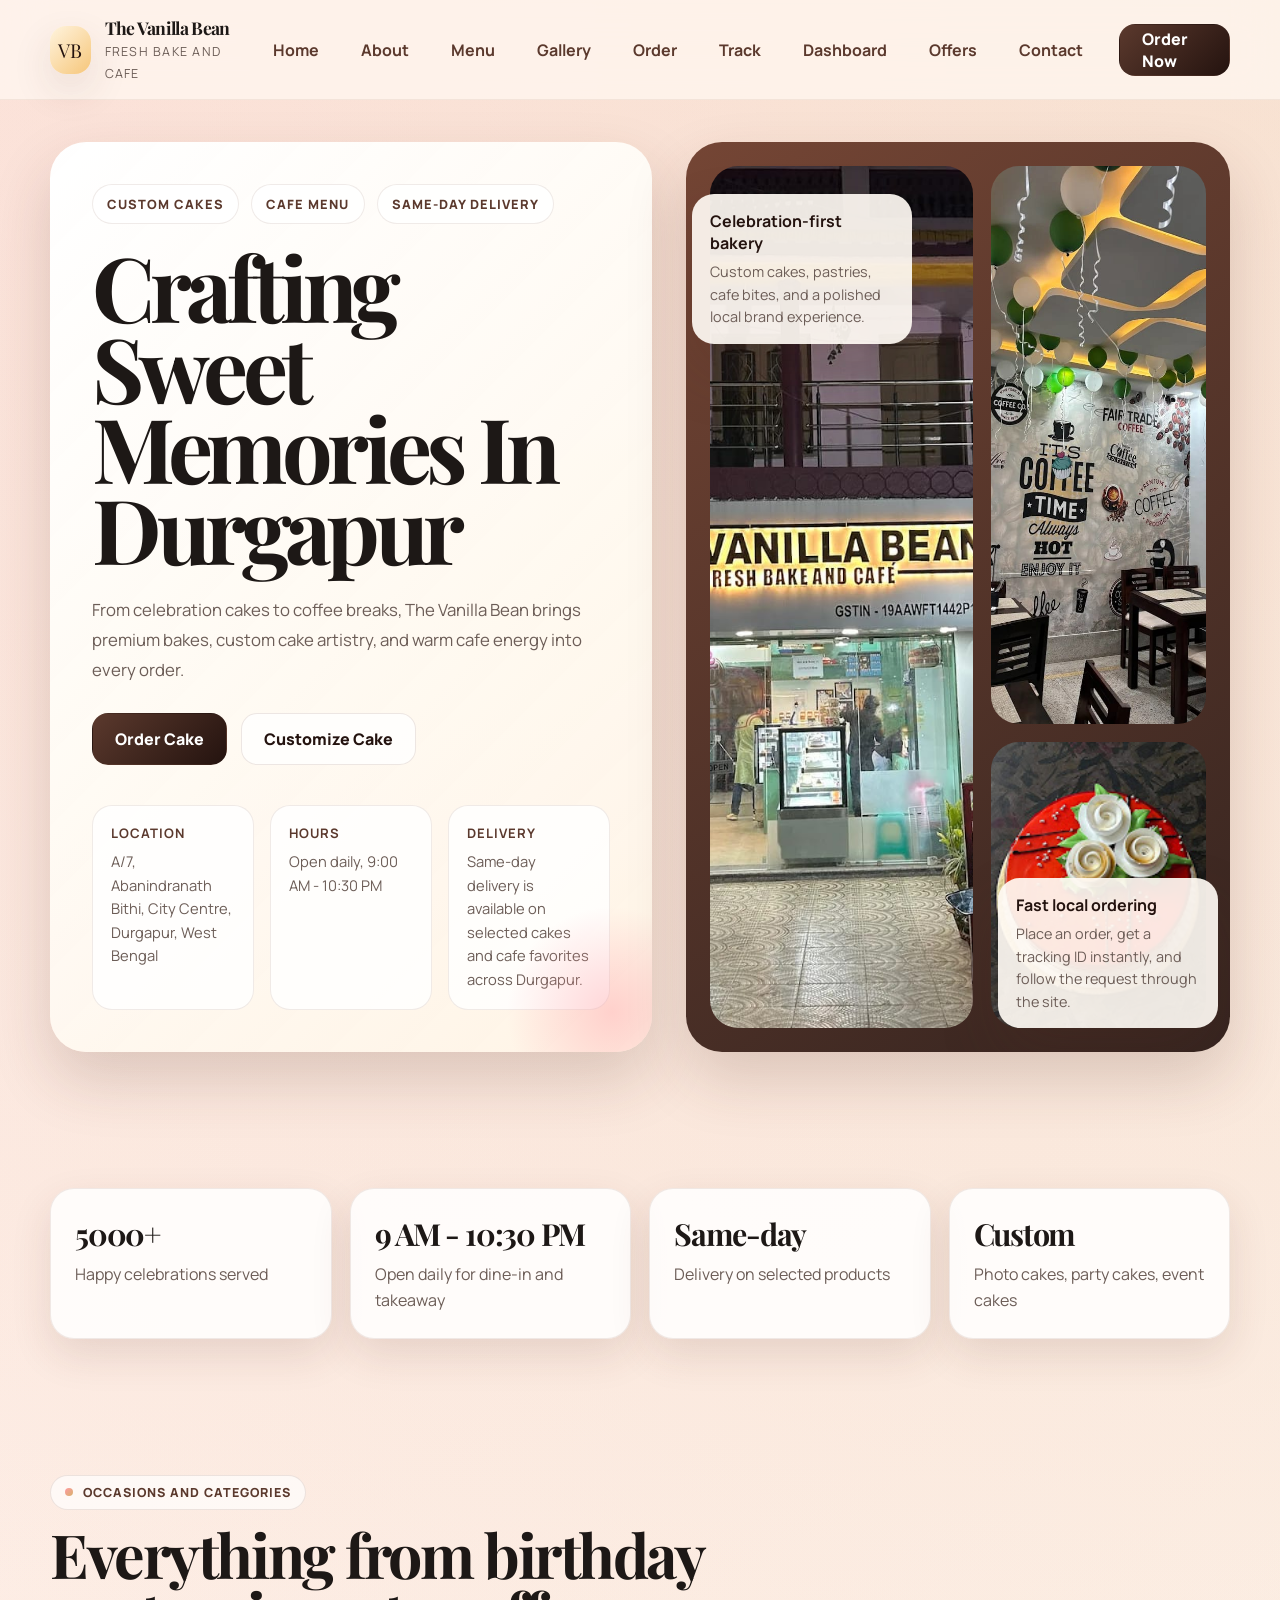
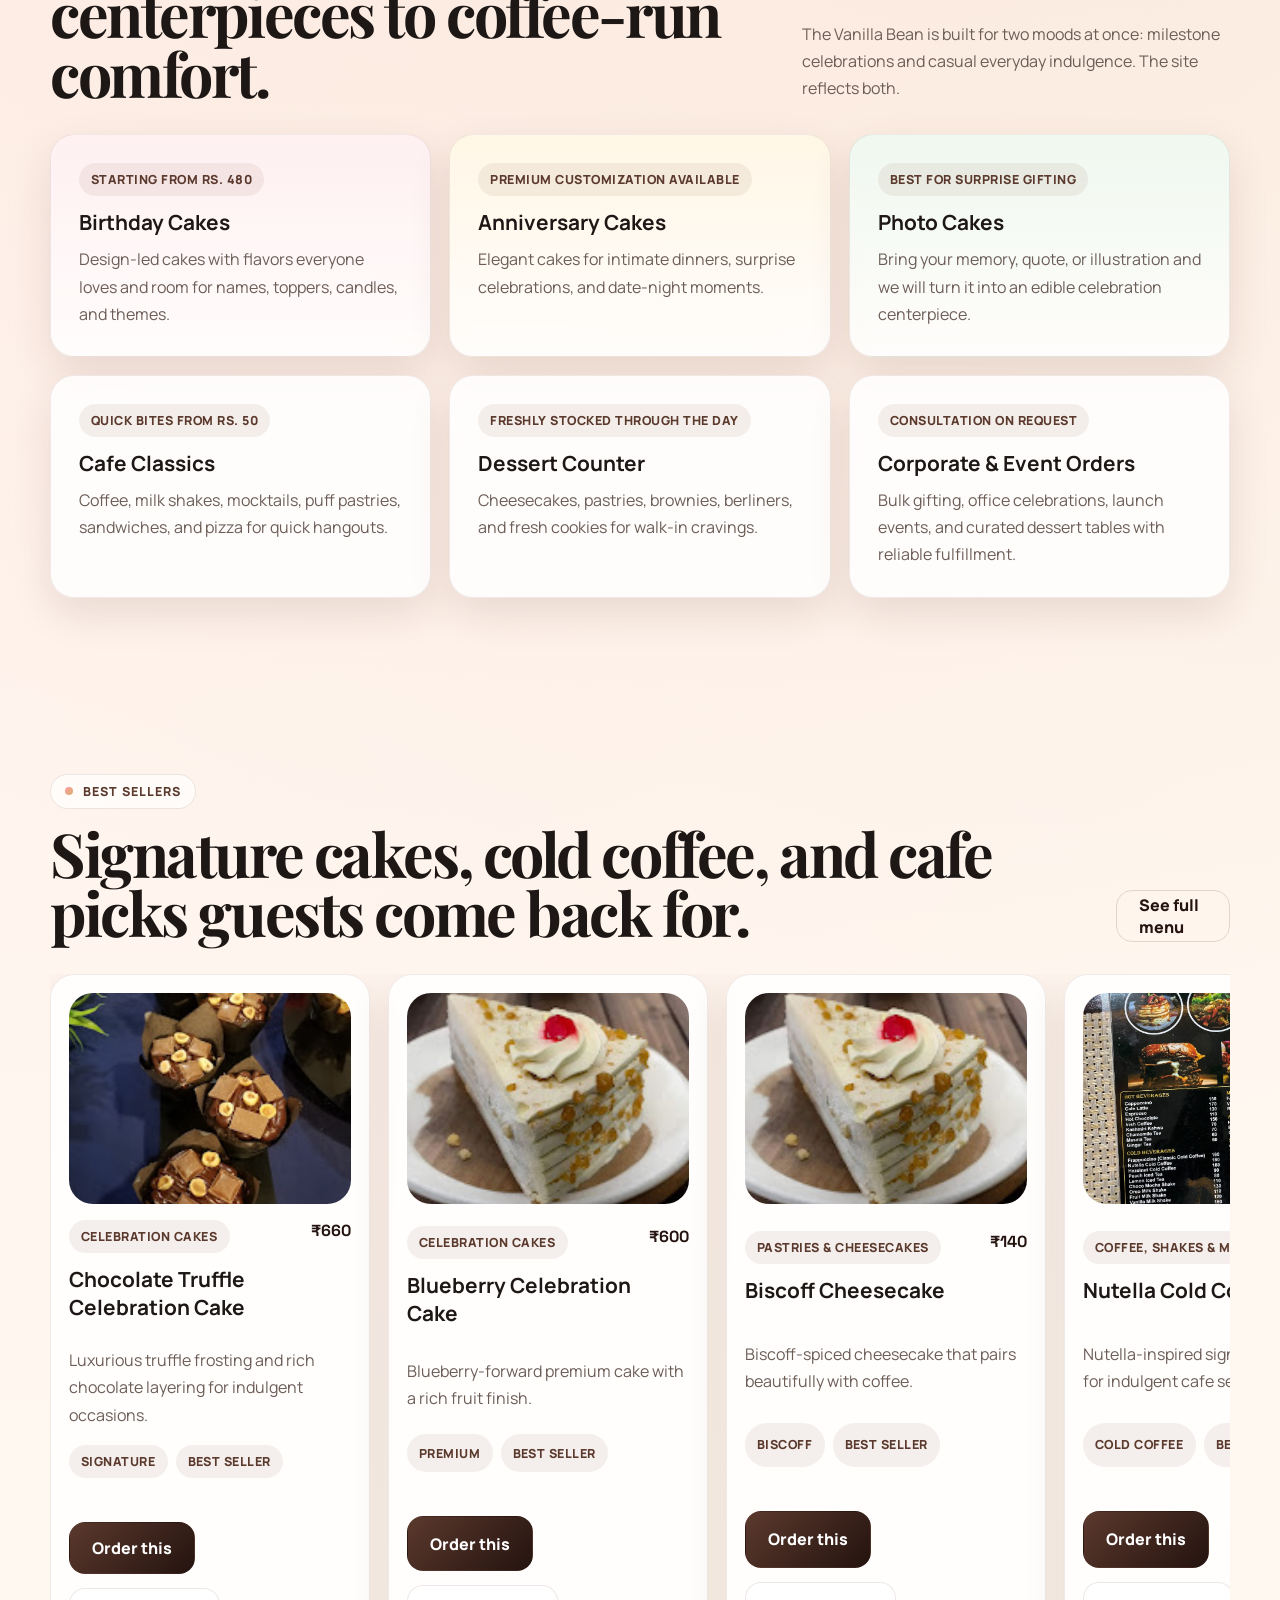
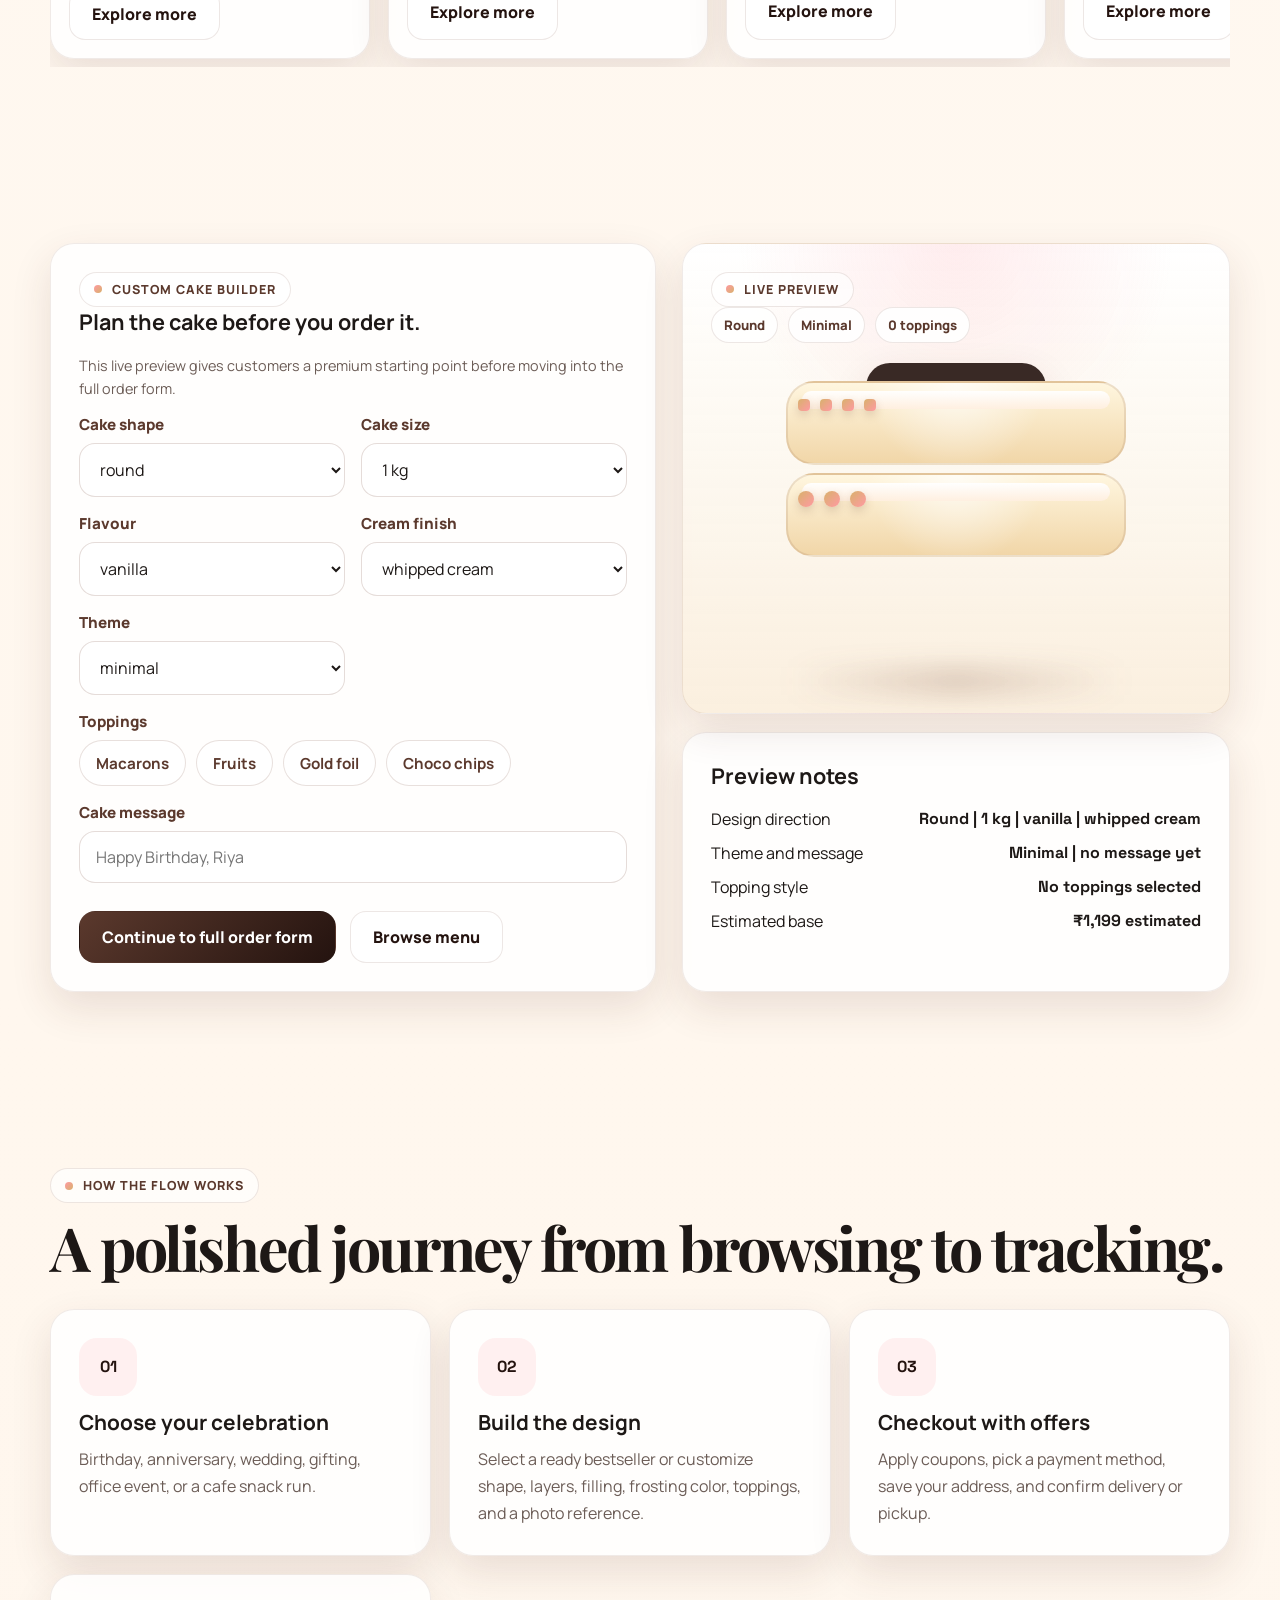
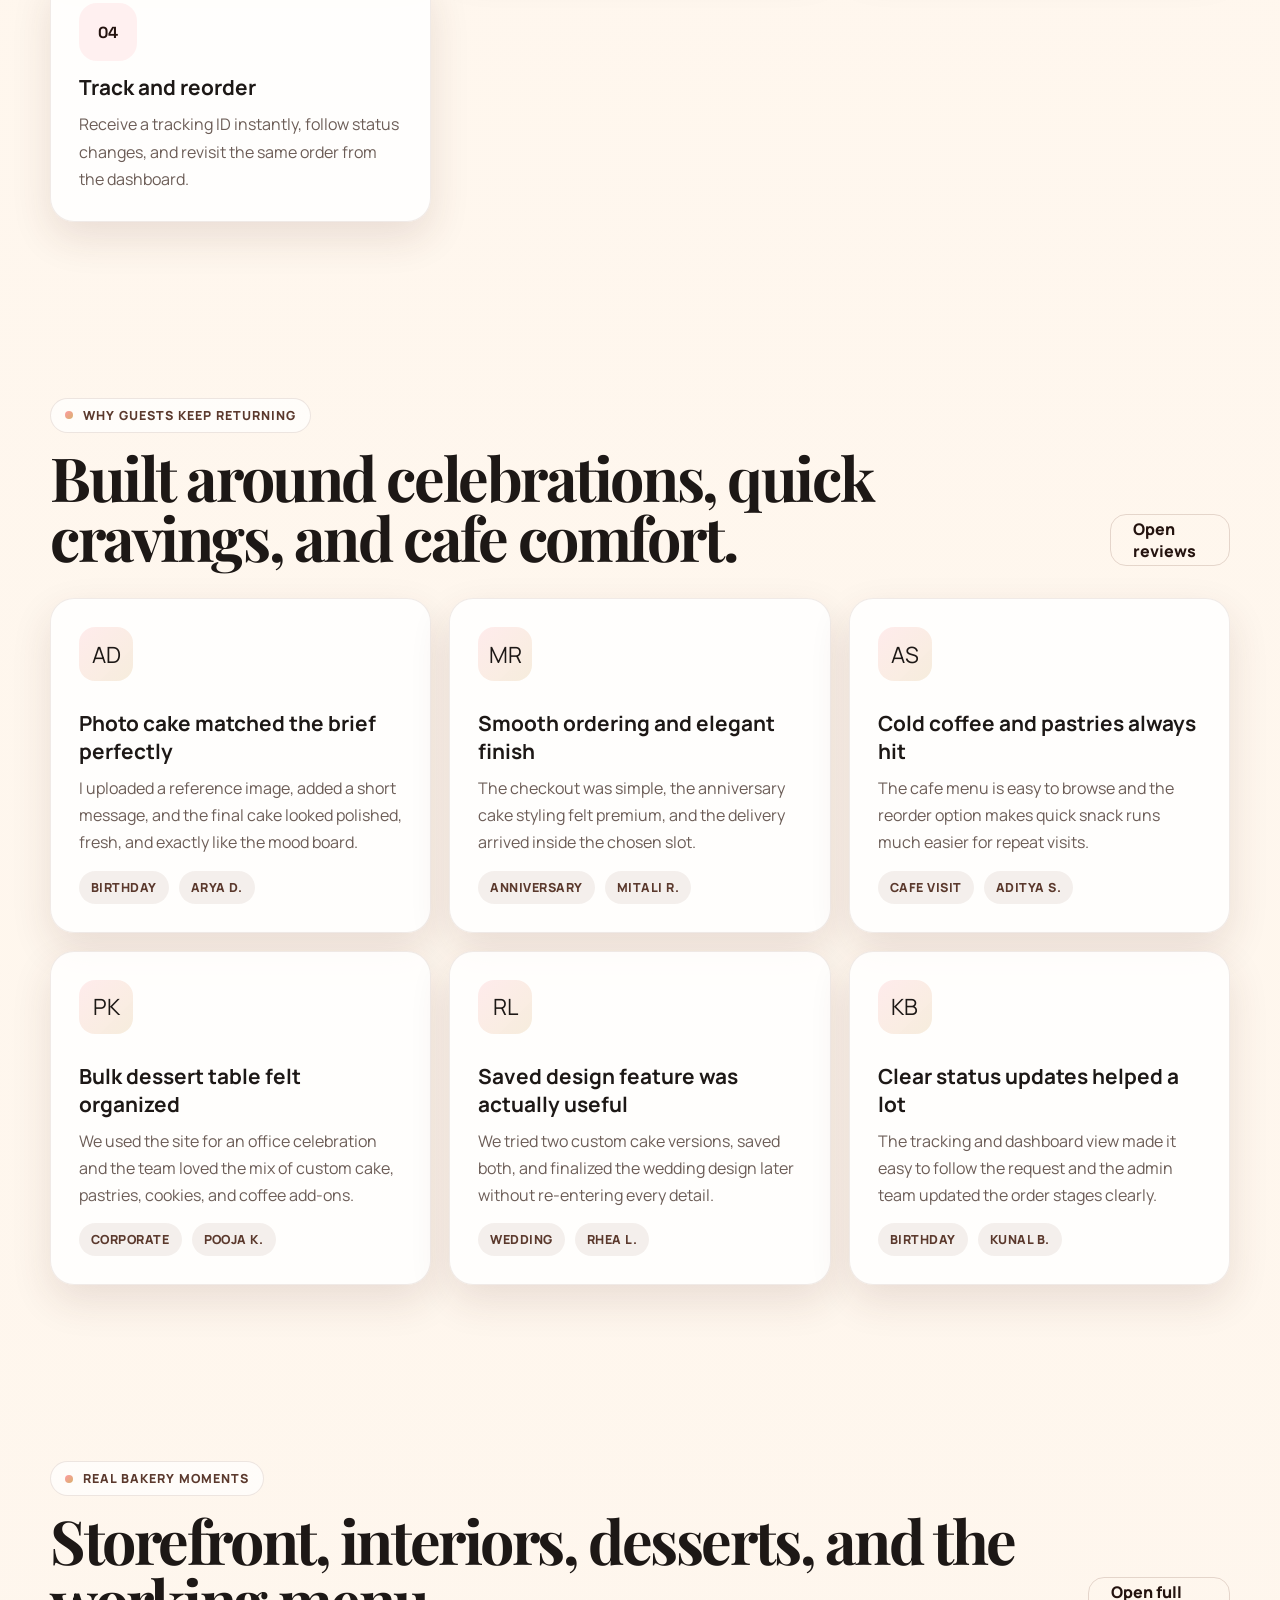
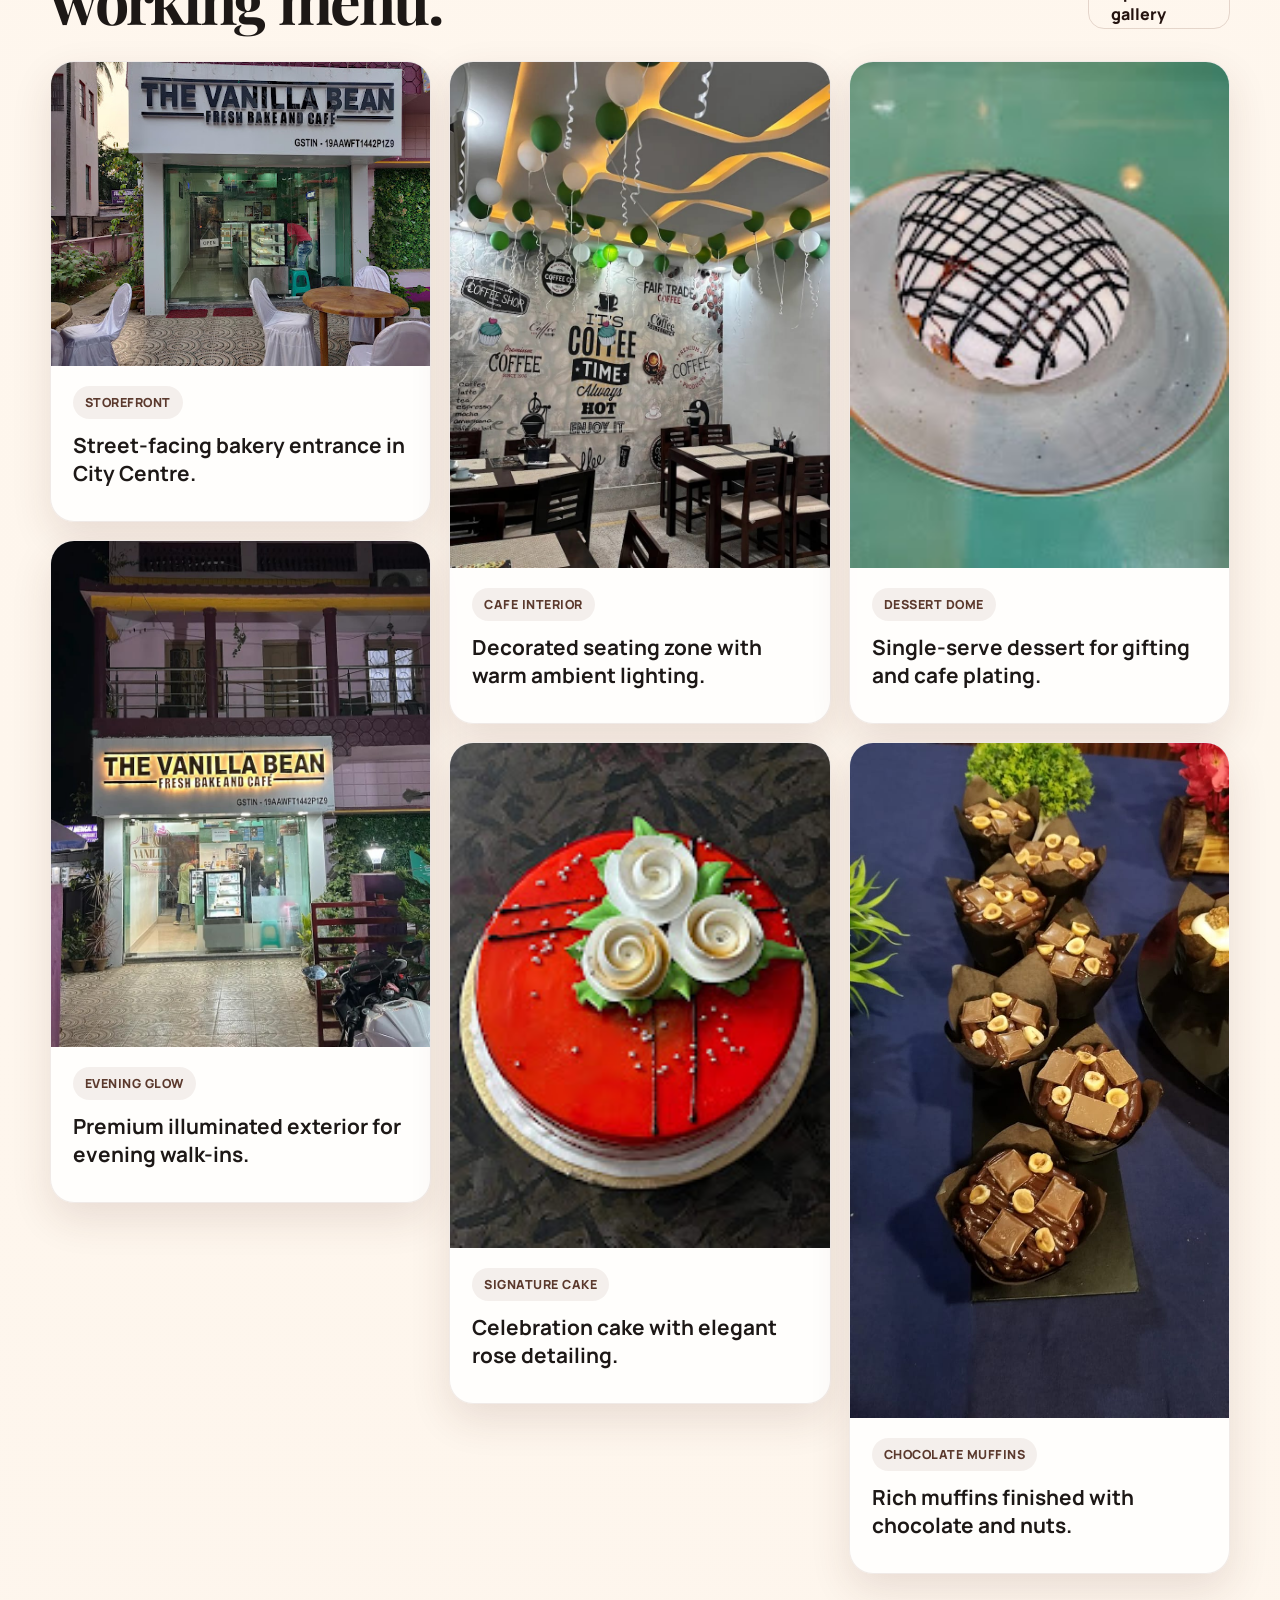
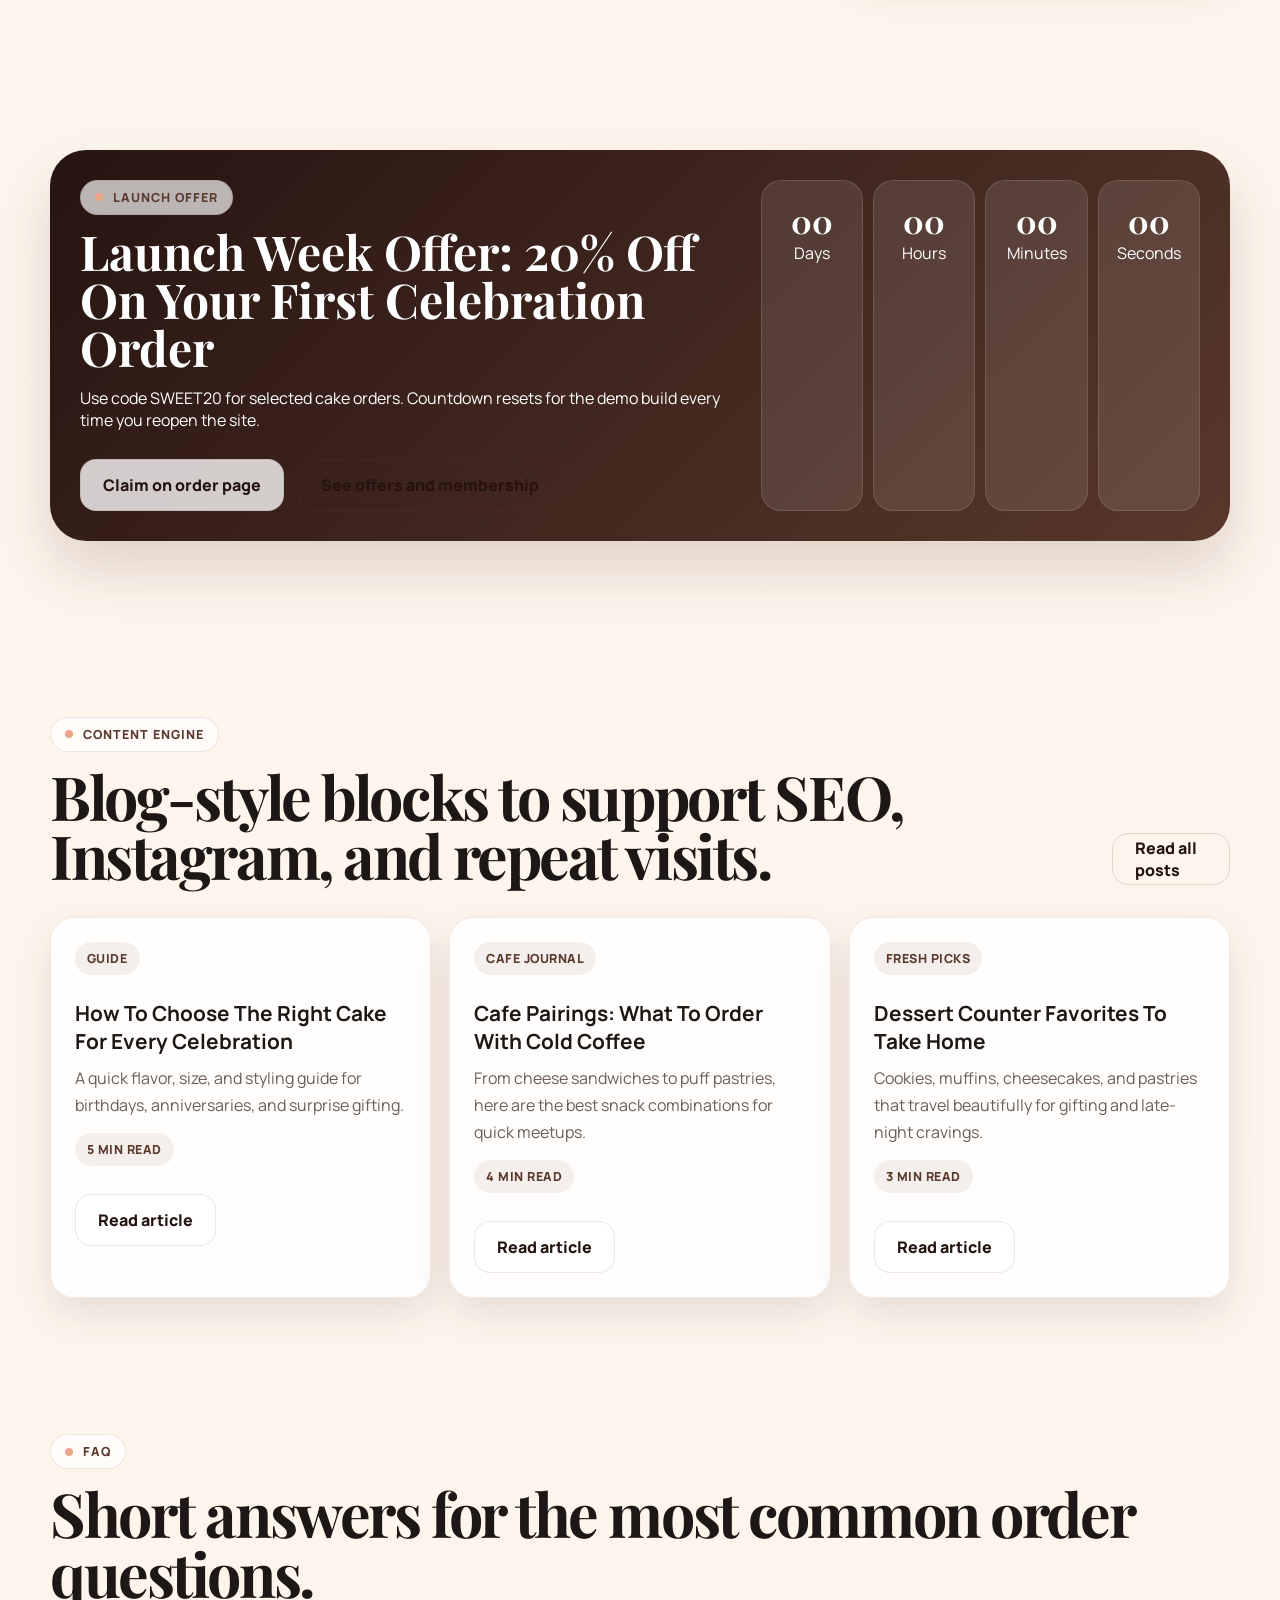
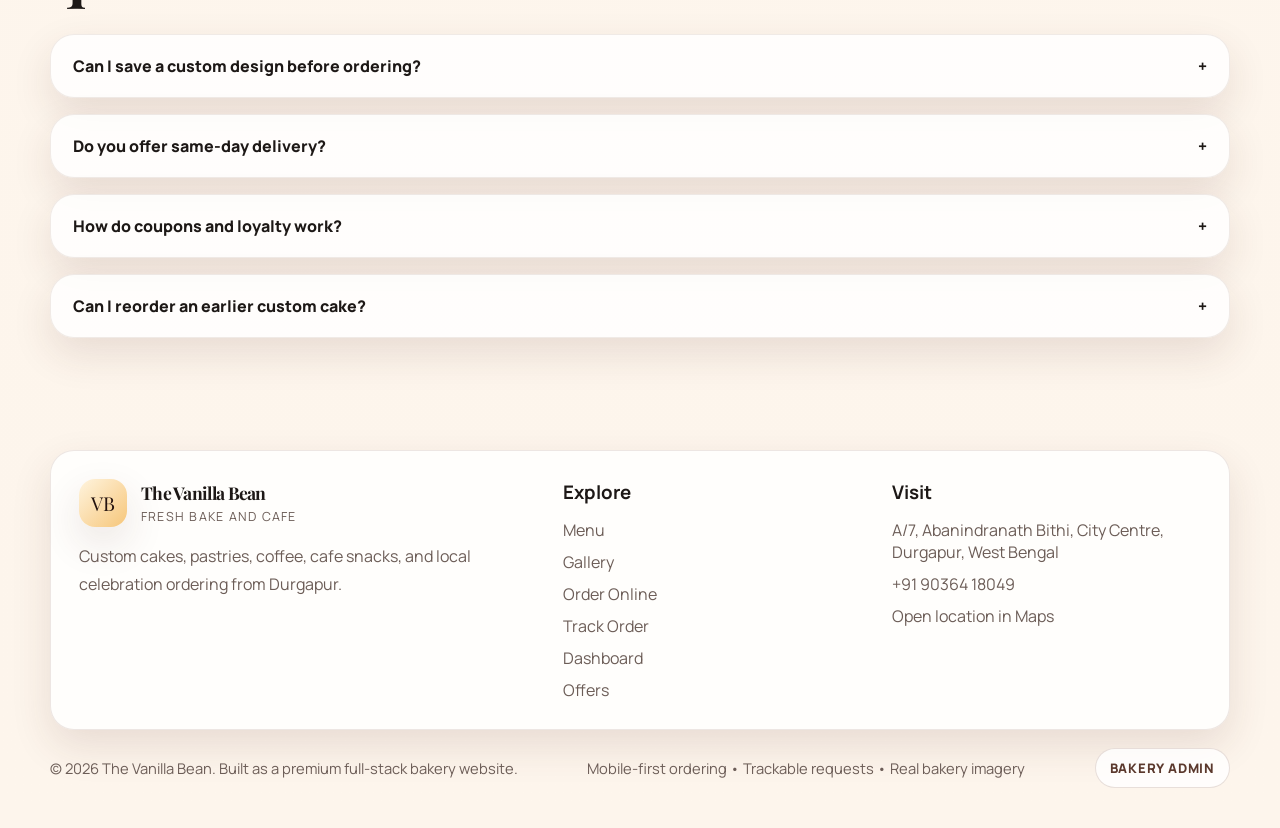
<file: index.html>
<!DOCTYPE html>
<html lang="en" data-site-root=".">
  <head>
    <meta charset="UTF-8">
    <meta name="viewport" content="width=device-width, initial-scale=1.0">
    <title>The Vanilla Bean | Cakes, Cafe, and Custom Orders</title>
    <meta
      name="description"
      content="The Vanilla Bean is a premium bakery and cafe in Durgapur for celebration cakes, pastries, coffee, cafe bites, and custom cake orders."
    >
    <link rel="preconnect" href="https://fonts.googleapis.com">
    <link rel="preconnect" href="https://fonts.gstatic.com" crossorigin>
    <link
      href="https://fonts.googleapis.com/css2?family=Manrope:wght@400;500;700;800&family=Playfair+Display:wght@600;700;800&family=Space+Grotesk:wght@500;700&display=swap"
      rel="stylesheet"
    >
    <link rel="stylesheet" href="./public/css/styles.css?v=20260329b">
  </head>
  <body>
    <header class="site-header">
      <div class="page-shell">
        <a class="brand-mark" href="./index.html">
          <div class="brand-mark__seal">VB</div>
          <div class="brand-mark__text">
            <strong data-brand-name>The Vanilla Bean</strong>
            <span data-brand-tagline>Fresh Bake and Cafe</span>
          </div>
        </a>

        <nav class="site-nav" data-site-nav>
          <a href="./index.html" data-nav-link>Home</a>
          <a href="./about/index.html" data-nav-link>About</a>
          <a href="./menu/index.html" data-nav-link>Menu</a>
          <a href="./gallery/index.html" data-nav-link>Gallery</a>
          <a href="./order/index.html" data-nav-link>Order</a>
          <a href="./track/index.html" data-nav-link>Track</a>
          <a href="./dashboard/index.html" data-nav-link>Dashboard</a>
          <a href="./offers/index.html" data-nav-link>Offers</a>
          <a href="./contact/index.html" data-nav-link>Contact</a>
        </nav>

        <div class="nav-actions">
          <a class="button button-primary" href="./order/index.html">Order Now</a>
          <button class="nav-toggle" type="button" data-nav-toggle>Menu</button>
        </div>
      </div>
    </header>

    <main>
      <section class="hero">
        <div class="page-shell hero-grid">
          <div class="hero-copy" data-reveal>
            <div class="hero-kicker">
              <span>Custom cakes</span>
              <span>Cafe menu</span>
              <span>Same-day delivery</span>
            </div>
            <h1 data-hero-title>Crafting Sweet Memories In Durgapur</h1>
            <p data-hero-subtitle>
              From celebration cakes to coffee breaks, The Vanilla Bean brings premium bakes,
              custom cake artistry, and warm cafe energy into every order.
            </p>

            <div class="button-row">
              <a class="button button-primary" href="./order/index.html">Order Cake</a>
              <a class="button button-secondary" href="#builder">Customize Cake</a>
            </div>

            <div class="hero-points">
              <article class="hero-point">
                <strong>Location</strong>
                <span data-location-text>A/7, Abanindranath Bithi, City Centre, Durgapur</span>
              </article>
              <article class="hero-point">
                <strong>Hours</strong>
                <span data-hours-text>Open daily, 9:00 AM - 10:30 PM</span>
              </article>
              <article class="hero-point">
                <strong>Delivery</strong>
                <span data-delivery-note>Same-day delivery is available on selected cakes and cafe favorites.</span>
              </article>
            </div>
          </div>

          <div class="hero-media" data-reveal>
            <div class="hero-media__grid">
              <div class="hero-media__primary">
                <img src="./public/images/storefront-night.jpeg" alt="The Vanilla Bean storefront at night">
                <div class="floating-card floating-card--top">
                  <strong>Celebration-first bakery</strong>
                  <span>Custom cakes, pastries, cafe bites, and a polished local brand experience.</span>
                </div>
              </div>

              <div class="hero-media__stack">
                <img src="./public/images/interior-celebration.jpeg" alt="The Vanilla Bean interior seating area">
                <img src="./public/images/rose-cake.jpeg" alt="Signature Vanilla Bean cake">
              </div>
            </div>

            <div class="floating-card floating-card--bottom">
              <strong>Fast local ordering</strong>
              <span>Place an order, get a tracking ID instantly, and follow the request through the site.</span>
            </div>
          </div>
        </div>
      </section>

      <section class="section compact">
        <div class="page-shell">
          <div class="stats-grid" data-stats></div>
        </div>
      </section>

      <section class="section">
        <div class="page-shell">
          <div class="section-heading">
            <div>
              <span class="eyebrow">Occasions and categories</span>
              <h2>Everything from birthday centerpieces to coffee-run comfort.</h2>
            </div>
            <p class="lead-copy">
              The Vanilla Bean is built for two moods at once: milestone celebrations and casual
              everyday indulgence. The site reflects both.
            </p>
          </div>

          <div class="category-grid" data-categories></div>
        </div>
      </section>

      <section class="section">
        <div class="page-shell">
          <div class="section-heading">
            <div>
              <span class="eyebrow">Best sellers</span>
              <h2>Signature cakes, cold coffee, and cafe picks guests come back for.</h2>
            </div>
            <a class="button button-ghost" href="./menu/index.html">See full menu</a>
          </div>

          <div class="menu-showcase">
            <div class="menu-scroller" data-best-sellers></div>
          </div>
        </div>
      </section>

      <section class="section" id="builder">
        <div class="page-shell builder-grid">
          <div class="form-card" data-reveal>
            <span class="eyebrow">Custom cake builder</span>
            <h3>Plan the cake before you order it.</h3>
            <p class="helper">
              This live preview gives customers a premium starting point before moving into the full
              order form.
            </p>

            <form class="field-grid" data-builder-form>
              <div class="field">
                <label for="builder-shape">Cake shape</label>
                <select id="builder-shape" name="shape">
                  <option value="round" selected>round</option>
                  <option value="square">square</option>
                  <option value="heart">heart</option>
                </select>
              </div>

              <div class="field">
                <label for="builder-size">Cake size</label>
                <select id="builder-size" name="size">
                  <option>0.5 kg</option>
                  <option selected>1 kg</option>
                  <option>1.5 kg</option>
                  <option>2 kg</option>
                </select>
              </div>

              <div class="field">
                <label for="builder-flavour">Flavour</label>
                <select id="builder-flavour" name="flavour">
                  <option value="vanilla" selected>vanilla</option>
                  <option value="chocolate">chocolate</option>
                  <option value="red velvet">red velvet</option>
                  <option value="blueberry">blueberry</option>
                </select>
              </div>

              <div class="field">
                <label for="builder-cream">Cream finish</label>
                <select id="builder-cream" name="cream">
                  <option value="whipped cream" selected>whipped cream</option>
                  <option value="buttercream">buttercream</option>
                  <option value="fondant">fondant</option>
                </select>
              </div>

              <div class="field">
                <label for="builder-theme">Theme</label>
                <select id="builder-theme" name="theme">
                  <option value="minimal" selected>minimal</option>
                  <option value="birthday party">birthday party</option>
                  <option value="luxury gold">luxury gold</option>
                  <option value="cartoon">cartoon</option>
                </select>
              </div>

              <div class="field" style="grid-column: 1 / -1;">
                <label>Toppings</label>
                <div class="check-row">
                  <label class="check-pill">
                    <input type="checkbox" name="toppings" value="macarons">
                    <span>Macarons</span>
                  </label>
                  <label class="check-pill">
                    <input type="checkbox" name="toppings" value="fruits">
                    <span>Fruits</span>
                  </label>
                  <label class="check-pill">
                    <input type="checkbox" name="toppings" value="gold foil">
                    <span>Gold foil</span>
                  </label>
                  <label class="check-pill">
                    <input type="checkbox" name="toppings" value="choco chips">
                    <span>Choco chips</span>
                  </label>
                </div>
              </div>

              <div class="field" style="grid-column: 1 / -1;">
                <label for="builder-message">Cake message</label>
                <input id="builder-message" name="message" type="text" placeholder="Happy Birthday, Riya">
              </div>
            </form>

            <div class="button-row">
              <a class="button button-primary" href="./order/index.html" data-builder-link>Continue to full order form</a>
              <a class="button button-secondary" href="./menu/index.html">Browse menu</a>
            </div>
          </div>

          <aside class="builder-preview" data-reveal>
            <article class="summary-card cake-stage">
              <span class="eyebrow">Live preview</span>
              <div class="preview-badges">
                <span class="preview-badge" data-preview-shape-badge>round</span>
                <span class="preview-badge" data-preview-theme-badge>minimal</span>
                <span class="preview-badge" data-preview-topping-badge>0 toppings</span>
              </div>
              <div class="cake-visual" data-preview-cake data-shape="round">
                <div class="cake-topper" data-preview-topper>The Vanilla Bean</div>
                <div class="cake-layer" data-preview-layer data-flavour="vanilla">
                  <div class="cake-frosting" data-preview-frosting data-cream="whipped cream"></div>
                  <div class="cake-sprinkles">
                    <span></span><span></span><span></span><span></span>
                  </div>
                </div>
                <div class="cake-layer" data-preview-layer data-flavour="vanilla">
                  <div class="cake-frosting" data-preview-frosting data-cream="whipped cream"></div>
                  <div class="cake-orbs">
                    <span></span><span></span><span></span>
                  </div>
                </div>
              </div>
            </article>

            <article class="summary-card">
              <h3>Preview notes</h3>
              <div class="summary-list">
                <div class="summary-row">
                  <span>Design direction</span>
                  <span data-preview-note>1 kg | vanilla | whipped cream</span>
                </div>
                <div class="summary-row">
                  <span>Theme and message</span>
                  <span data-preview-theme-note>minimal | no message yet</span>
                </div>
                <div class="summary-row">
                  <span>Topping style</span>
                  <span data-preview-toppings-note>No toppings selected</span>
                </div>
                <div class="summary-row">
                  <span>Estimated base</span>
                  <span data-preview-price>Rs. 1,199 estimated</span>
                </div>
              </div>
            </article>
          </aside>
        </div>
      </section>

      <section class="section">
        <div class="page-shell">
          <div class="section-heading">
            <div>
              <span class="eyebrow">How the flow works</span>
              <h2>A polished journey from browsing to tracking.</h2>
            </div>
          </div>

          <div class="process-grid" data-process></div>
        </div>
      </section>

      <section class="section">
        <div class="page-shell">
          <div class="section-heading">
            <div>
              <span class="eyebrow">Why guests keep returning</span>
              <h2>Built around celebrations, quick cravings, and cafe comfort.</h2>
            </div>
            <a class="button button-ghost" href="./reviews/index.html">Open reviews</a>
          </div>
          <div class="review-grid" data-reviews></div>
        </div>
      </section>

      <section class="section">
        <div class="page-shell">
          <div class="section-heading">
            <div>
              <span class="eyebrow">Real bakery moments</span>
              <h2>Storefront, interiors, desserts, and the working menu.</h2>
            </div>
            <a class="button button-ghost" href="./gallery/index.html">Open full gallery</a>
          </div>
          <div class="gallery-grid" data-gallery></div>
        </div>
      </section>

      <section class="section">
        <div class="page-shell">
          <div class="offer-banner" data-reveal>
            <div>
              <span class="eyebrow">Launch offer</span>
              <h3 data-offer-headline>Launch Week Offer: 20% Off On Your First Celebration Order</h3>
              <p data-offer-subline>
                Use code SWEET20 for selected cake orders. Countdown resets for the demo build every time you reopen the site.
              </p>
              <div class="button-row">
                <a class="button button-secondary" href="./order/index.html">Claim on order page</a>
                <a class="button button-ghost" href="./offers/index.html">See offers and membership</a>
              </div>
            </div>

            <div class="countdown" data-offer-countdown>
              <div class="countdown__cell">
                <strong data-countdown-days>00</strong>
                <span>Days</span>
              </div>
              <div class="countdown__cell">
                <strong data-countdown-hours>00</strong>
                <span>Hours</span>
              </div>
              <div class="countdown__cell">
                <strong data-countdown-minutes>00</strong>
                <span>Minutes</span>
              </div>
              <div class="countdown__cell">
                <strong data-countdown-seconds>00</strong>
                <span>Seconds</span>
              </div>
            </div>
          </div>
        </div>
      </section>

      <section class="section">
        <div class="page-shell">
          <div class="section-heading">
            <div>
              <span class="eyebrow">Content engine</span>
              <h2>Blog-style blocks to support SEO, Instagram, and repeat visits.</h2>
            </div>
            <a class="button button-ghost" href="./blog/index.html">Read all posts</a>
          </div>
          <div class="blog-grid" data-blog></div>
        </div>
      </section>

      <section class="section compact">
        <div class="page-shell">
          <div class="section-heading">
            <div>
              <span class="eyebrow">FAQ</span>
              <h2>Short answers for the most common order questions.</h2>
            </div>
          </div>
          <div class="faq-grid" data-faq></div>
        </div>
      </section>
    </main>

    <footer class="footer">
      <div class="page-shell">
        <div class="footer-card panel">
          <div>
            <div class="brand-mark">
              <div class="brand-mark__seal">VB</div>
              <div class="brand-mark__text">
                <strong data-brand-name>The Vanilla Bean</strong>
                <span data-brand-tagline>Fresh Bake and Cafe</span>
              </div>
            </div>
            <p class="lead-copy" style="margin-top: 16px;">
              Custom cakes, pastries, coffee, cafe snacks, and local celebration ordering from
              Durgapur.
            </p>
          </div>

          <div>
            <h3>Explore</h3>
            <div class="footer-links">
              <a href="./menu/index.html">Menu</a>
              <a href="./gallery/index.html">Gallery</a>
              <a href="./order/index.html">Order Online</a>
              <a href="./track/index.html">Track Order</a>
              <a href="./dashboard/index.html">Dashboard</a>
              <a href="./offers/index.html">Offers</a>
            </div>
          </div>

          <div>
            <h3>Visit</h3>
            <div class="meta-list">
              <span data-location-text>A/7, Abanindranath Bithi, City Centre, Durgapur</span>
              <a data-phone-link href="tel:+919036418049"><span data-phone-text>+91 90364 18049</span></a>
              <a data-maps-link href="https://maps.app.goo.gl/GnFP8vZmwECDw2zQ9">Open location in Maps</a>
            </div>
          </div>
        </div>

        <div class="footer-note">
          <span>© <span data-year></span> The Vanilla Bean. Built as a premium full-stack bakery website.</span>
          <span>Mobile-first ordering • Trackable requests • Real bakery imagery</span>
        </div>
      </div>
    </footer>

    <script defer src="./public/js/data.js?v=20260329b"></script>
    <script defer src="./public/js/shared.js?v=20260329b"></script>
    <script defer src="./public/js/store.js?v=20260329b"></script>
    <script defer src="./public/js/home.js"></script>
  </body>
</html>
</file>
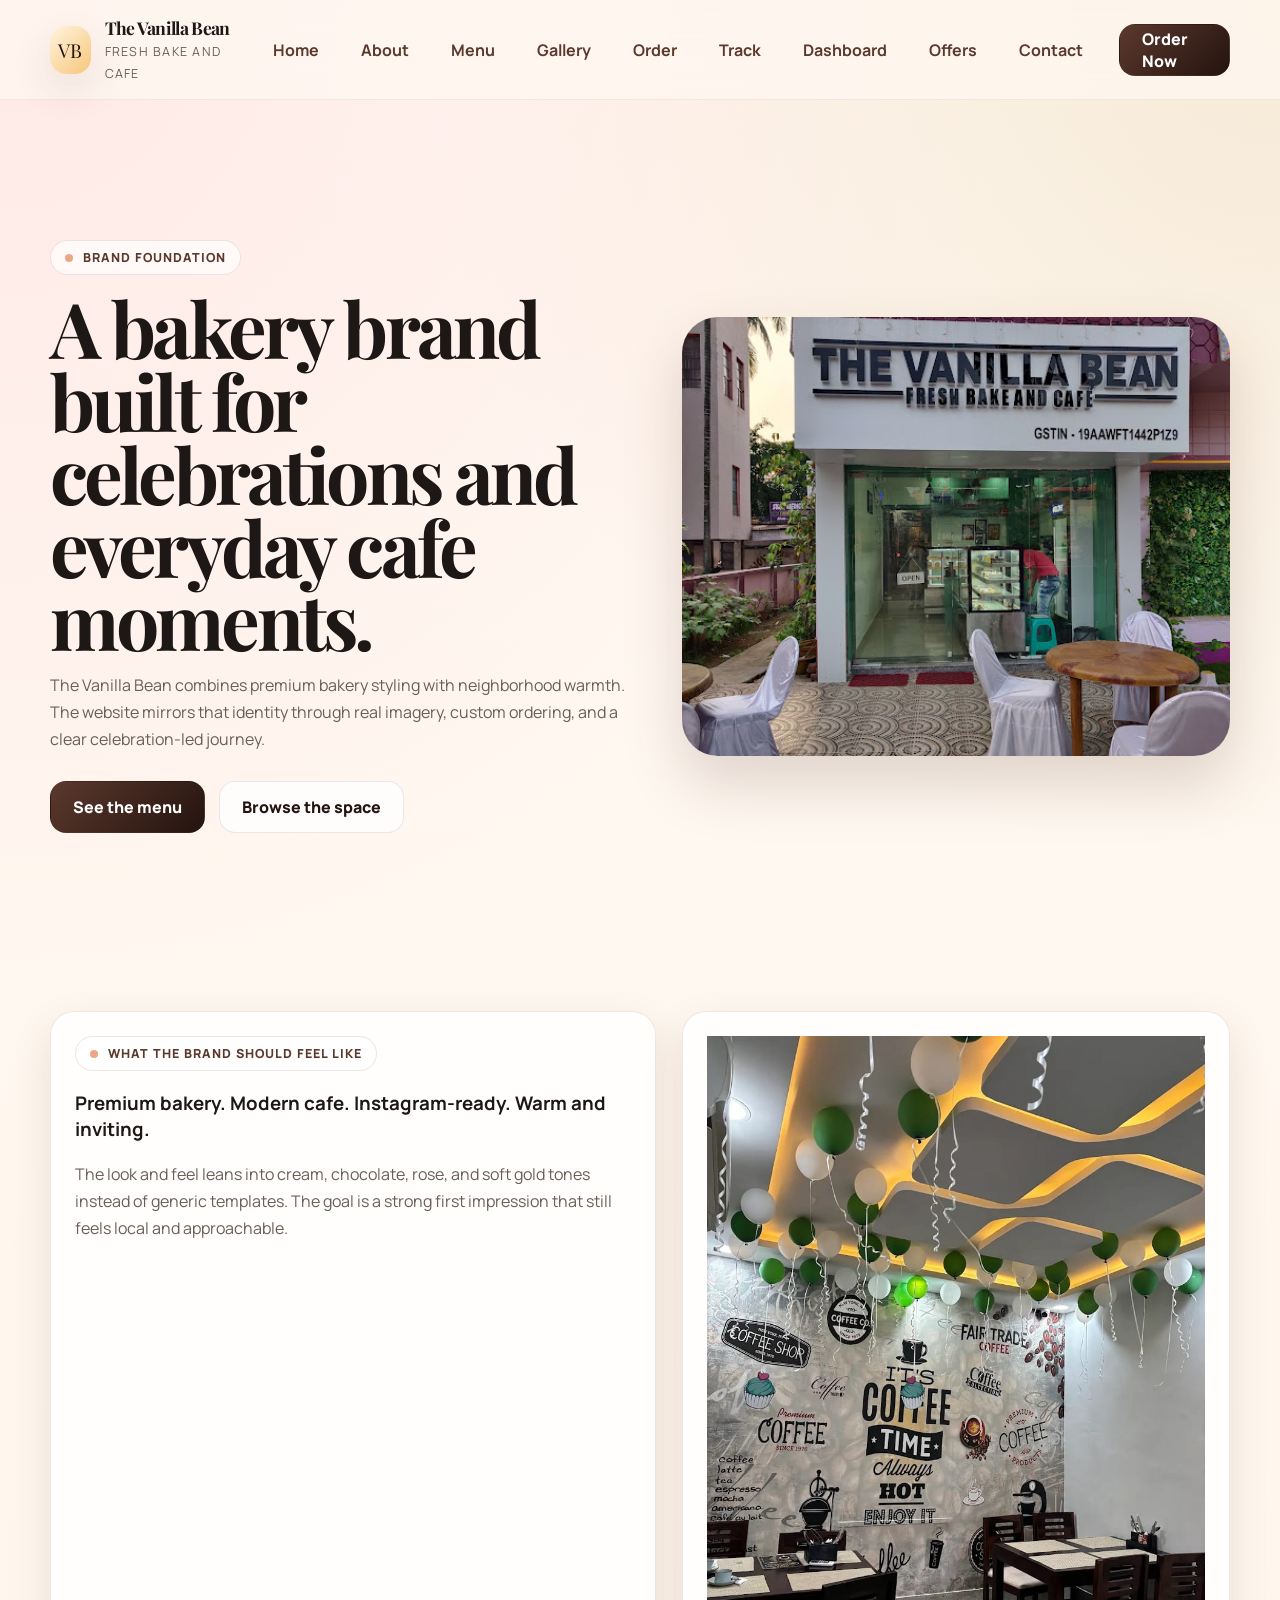
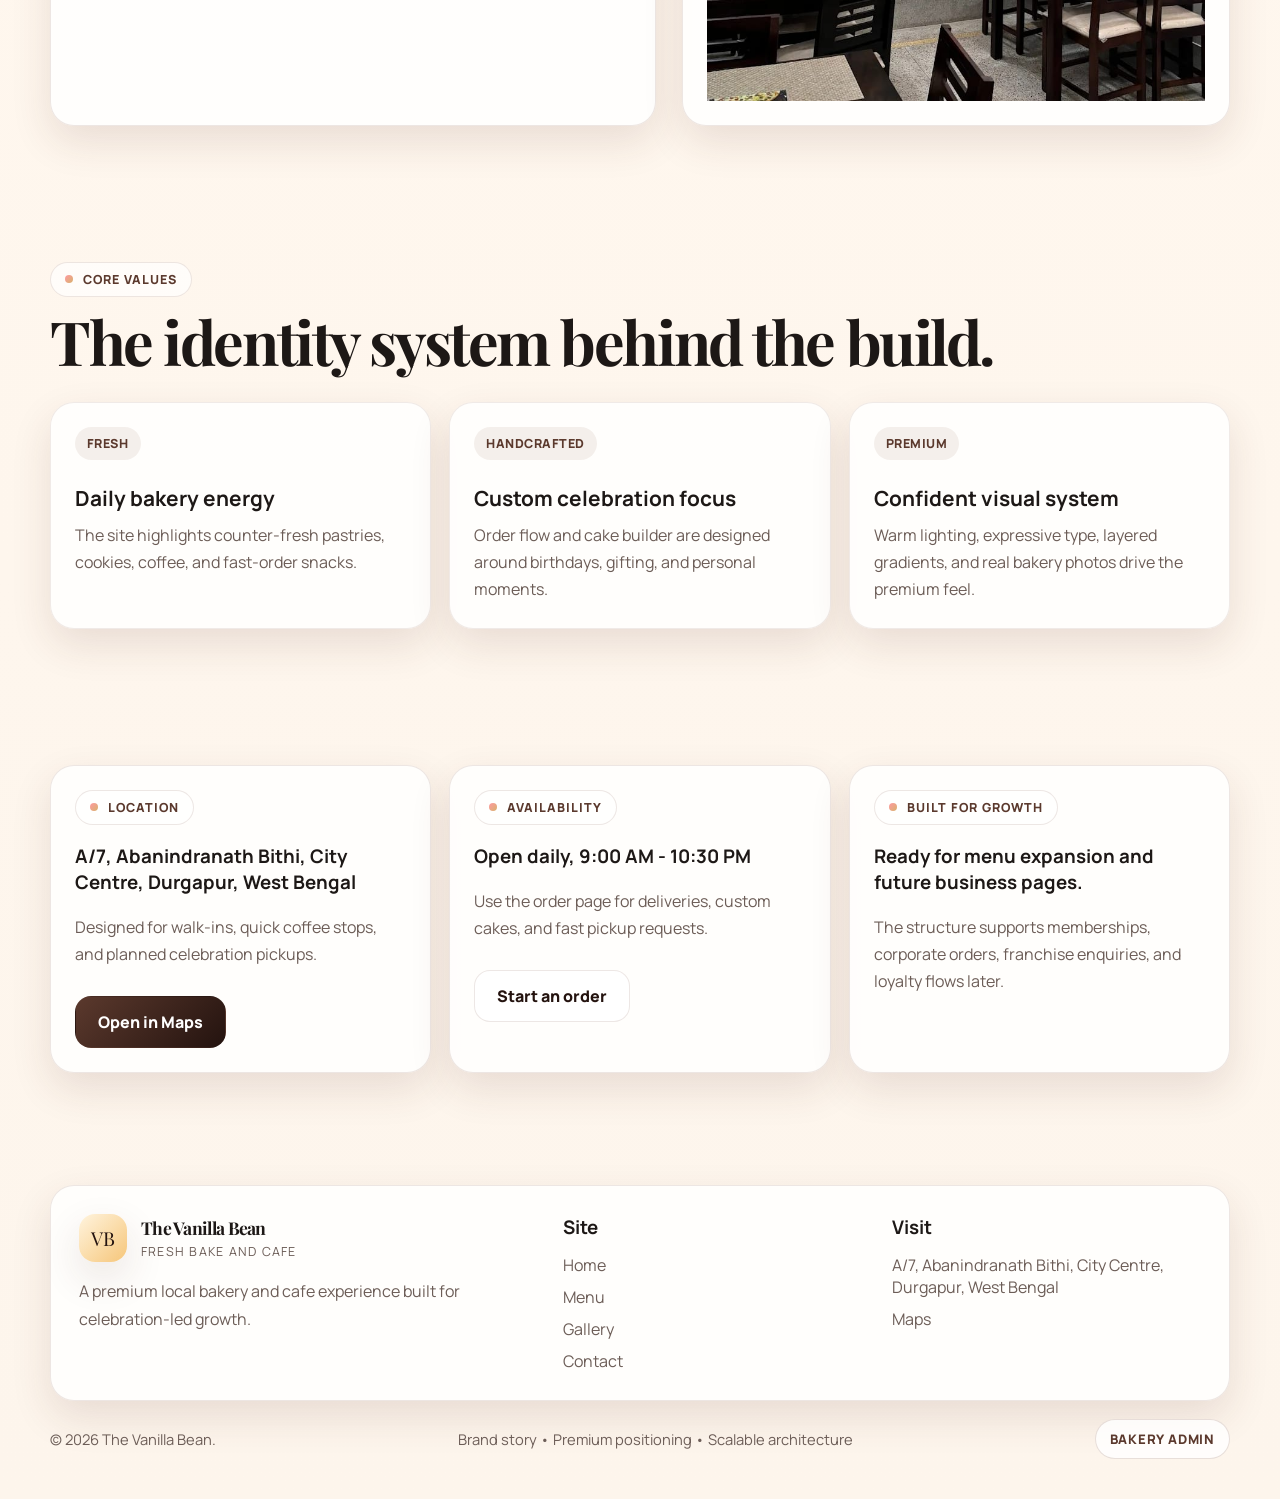
<file: about/index.html>
<!DOCTYPE html>
<html lang="en" data-site-root="..">
  <head>
    <meta charset="UTF-8">
    <meta name="viewport" content="width=device-width, initial-scale=1.0">
    <title>About | The Vanilla Bean</title>
    <meta name="description" content="Learn about The Vanilla Bean bakery and cafe, its celebration-first brand direction, and the bakery values behind the menu.">
    <link rel="preconnect" href="https://fonts.googleapis.com">
    <link rel="preconnect" href="https://fonts.gstatic.com" crossorigin>
    <link
      href="https://fonts.googleapis.com/css2?family=Manrope:wght@400;500;700;800&family=Playfair+Display:wght@600;700;800&family=Space+Grotesk:wght@500;700&display=swap"
      rel="stylesheet"
    >
    <link rel="stylesheet" href="../public/css/styles.css?v=20260329b">
  </head>
  <body>
    <header class="site-header">
      <div class="page-shell">
        <a class="brand-mark" href="../index.html">
          <div class="brand-mark__seal">VB</div>
          <div class="brand-mark__text">
            <strong data-brand-name>The Vanilla Bean</strong>
            <span data-brand-tagline>Fresh Bake and Cafe</span>
          </div>
        </a>
        <nav class="site-nav" data-site-nav>
          <a href="../index.html" data-nav-link>Home</a>
          <a href="../about/index.html" data-nav-link>About</a>
          <a href="../menu/index.html" data-nav-link>Menu</a>
          <a href="../gallery/index.html" data-nav-link>Gallery</a>
          <a href="../order/index.html" data-nav-link>Order</a>
          <a href="../track/index.html" data-nav-link>Track</a>
          <a href="../dashboard/index.html" data-nav-link>Dashboard</a>
          <a href="../offers/index.html" data-nav-link>Offers</a>
          <a href="../contact/index.html" data-nav-link>Contact</a>
        </nav>
        <div class="nav-actions">
          <a class="button button-primary" href="../order/index.html">Order Now</a>
          <button class="nav-toggle" type="button" data-nav-toggle>Menu</button>
        </div>
      </div>
    </header>

    <main>
      <section class="section">
        <div class="page-shell page-hero">
          <div class="page-hero__copy" data-reveal>
            <span class="eyebrow">Brand foundation</span>
            <h1>A bakery brand built for celebrations and everyday cafe moments.</h1>
            <p class="lead-copy">
              The Vanilla Bean combines premium bakery styling with neighborhood warmth. The
              website mirrors that identity through real imagery, custom ordering, and a clear
              celebration-led journey.
            </p>
            <div class="button-row">
              <a class="button button-primary" href="../menu/index.html">See the menu</a>
              <a class="button button-secondary" href="../gallery/index.html">Browse the space</a>
            </div>
          </div>
          <div class="page-hero__visual" data-reveal>
            <img src="../public/images/storefront-day.jpeg" alt="The Vanilla Bean storefront">
          </div>
        </div>
      </section>

      <section class="section compact">
        <div class="page-shell about-grid">
          <article class="panel" data-reveal>
            <span class="eyebrow">What the brand should feel like</span>
            <h3>Premium bakery. Modern cafe. Instagram-ready. Warm and inviting.</h3>
            <p class="lead-copy">
              The look and feel leans into cream, chocolate, rose, and soft gold tones instead of
              generic templates. The goal is a strong first impression that still feels local and
              approachable.
            </p>
          </article>
          <article class="panel" data-reveal>
            <img src="../public/images/interior-celebration.jpeg" alt="The Vanilla Bean cafe interior">
          </article>
        </div>
      </section>

      <section class="section">
        <div class="page-shell">
          <div class="section-heading">
            <div>
              <span class="eyebrow">Core values</span>
              <h2>The identity system behind the build.</h2>
            </div>
          </div>
          <div class="value-grid">
            <article class="value-card card" data-reveal>
              <strong class="tagline-chip">Fresh</strong>
              <h3>Daily bakery energy</h3>
              <p>The site highlights counter-fresh pastries, cookies, coffee, and fast-order snacks.</p>
            </article>
            <article class="value-card card" data-reveal>
              <strong class="tagline-chip">Handcrafted</strong>
              <h3>Custom celebration focus</h3>
              <p>Order flow and cake builder are designed around birthdays, gifting, and personal moments.</p>
            </article>
            <article class="value-card card" data-reveal>
              <strong class="tagline-chip">Premium</strong>
              <h3>Confident visual system</h3>
              <p>Warm lighting, expressive type, layered gradients, and real bakery photos drive the premium feel.</p>
            </article>
          </div>
        </div>
      </section>

      <section class="section compact">
        <div class="page-shell contact-grid">
          <article class="panel" data-reveal>
            <span class="eyebrow">Location</span>
            <h3 data-location-text>A/7, Abanindranath Bithi, City Centre, Durgapur</h3>
            <p class="lead-copy">Designed for walk-ins, quick coffee stops, and planned celebration pickups.</p>
            <div class="button-row">
              <a class="button button-primary" data-maps-link href="https://maps.app.goo.gl/GnFP8vZmwECDw2zQ9">Open in Maps</a>
            </div>
          </article>
          <article class="panel" data-reveal>
            <span class="eyebrow">Availability</span>
            <h3 data-hours-text>Open daily, 9:00 AM - 10:30 PM</h3>
            <p class="lead-copy">Use the order page for deliveries, custom cakes, and fast pickup requests.</p>
            <div class="button-row">
              <a class="button button-secondary" href="../order/index.html">Start an order</a>
            </div>
          </article>
          <article class="panel" data-reveal>
            <span class="eyebrow">Built for growth</span>
            <h3>Ready for menu expansion and future business pages.</h3>
            <p class="lead-copy">The structure supports memberships, corporate orders, franchise enquiries, and loyalty flows later.</p>
          </article>
        </div>
      </section>
    </main>

    <footer class="footer">
      <div class="page-shell">
        <div class="footer-card panel">
          <div>
            <div class="brand-mark">
              <div class="brand-mark__seal">VB</div>
              <div class="brand-mark__text">
                <strong data-brand-name>The Vanilla Bean</strong>
                <span data-brand-tagline>Fresh Bake and Cafe</span>
              </div>
            </div>
            <p class="lead-copy" style="margin-top: 16px;">A premium local bakery and cafe experience built for celebration-led growth.</p>
          </div>
          <div>
            <h3>Site</h3>
            <div class="footer-links">
              <a href="../index.html">Home</a>
              <a href="../menu/index.html">Menu</a>
              <a href="../gallery/index.html">Gallery</a>
              <a href="../contact/index.html">Contact</a>
            </div>
          </div>
          <div>
            <h3>Visit</h3>
            <div class="meta-list">
              <span data-location-text>A/7, Abanindranath Bithi, City Centre, Durgapur</span>
              <a data-maps-link href="https://maps.app.goo.gl/GnFP8vZmwECDw2zQ9">Maps</a>
            </div>
          </div>
        </div>
        <div class="footer-note">
          <span>© <span data-year></span> The Vanilla Bean.</span>
          <span>Brand story • Premium positioning • Scalable architecture</span>
        </div>
      </div>
    </footer>

    <script defer src="../public/js/data.js?v=20260329b"></script>
    <script defer src="../public/js/shared.js?v=20260329b"></script>
    <script defer src="../public/js/store.js?v=20260329b"></script>
    <script defer src="../public/js/about-page.js"></script>
  </body>
</html>
</file>
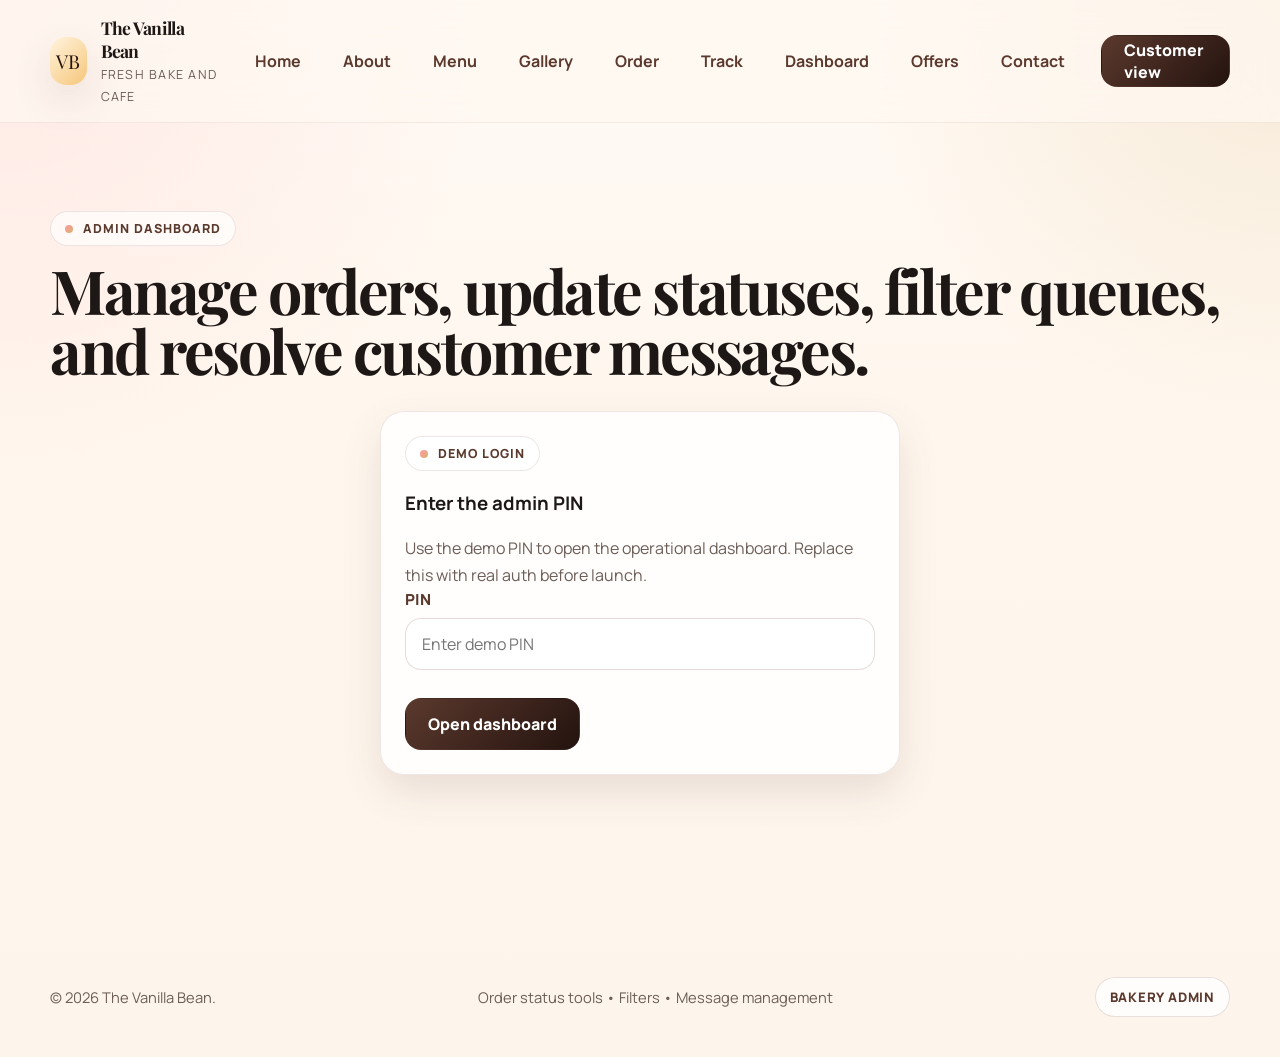
<file: admin/index.html>
<!DOCTYPE html>
<html lang="en" data-site-root="..">
  <head>
    <meta charset="UTF-8">
    <meta name="viewport" content="width=device-width, initial-scale=1.0">
    <title>Admin | The Vanilla Bean</title>
    <meta
      name="description"
      content="Admin dashboard for The Vanilla Bean website with order status updates, filters, and message management."
    >
    <meta name="robots" content="noindex,nofollow">
    <link rel="preconnect" href="https://fonts.googleapis.com">
    <link rel="preconnect" href="https://fonts.gstatic.com" crossorigin>
    <link
      href="https://fonts.googleapis.com/css2?family=Manrope:wght@400;500;700;800&family=Playfair+Display:wght@600;700;800&family=Space+Grotesk:wght@500;700&display=swap"
      rel="stylesheet"
    >
    <link rel="stylesheet" href="../public/css/styles.css?v=20260329b">
  </head>
  <body>
    <header class="site-header">
      <div class="page-shell">
        <a class="brand-mark" href="../index.html">
          <div class="brand-mark__seal">VB</div>
          <div class="brand-mark__text">
            <strong data-brand-name>The Vanilla Bean</strong>
            <span data-brand-tagline>Fresh Bake and Cafe</span>
          </div>
        </a>
        <nav class="site-nav" data-site-nav>
          <a href="../index.html" data-nav-link>Home</a>
          <a href="../about/index.html" data-nav-link>About</a>
          <a href="../menu/index.html" data-nav-link>Menu</a>
          <a href="../gallery/index.html" data-nav-link>Gallery</a>
          <a href="../order/index.html" data-nav-link>Order</a>
          <a href="../track/index.html" data-nav-link>Track</a>
          <a href="../dashboard/index.html" data-nav-link>Dashboard</a>
          <a href="../offers/index.html" data-nav-link>Offers</a>
          <a href="../contact/index.html" data-nav-link>Contact</a>
        </nav>
        <div class="nav-actions">
          <a class="button button-primary" href="../order/index.html">Customer view</a>
          <button class="nav-toggle" type="button" data-nav-toggle>Menu</button>
        </div>
      </div>
    </header>

    <main>
      <section class="section">
        <div class="page-shell">
          <div class="section-heading">
            <div>
              <span class="eyebrow">Admin dashboard</span>
              <h1>Manage orders, update statuses, filter queues, and resolve customer messages.</h1>
            </div>
          </div>

          <div class="panel login-panel" data-login-panel>
            <form data-admin-login>
              <span class="eyebrow">Demo login</span>
              <h3>Enter the admin PIN</h3>
              <p class="lead-copy">Use the demo PIN to open the operational dashboard. Replace this with real auth before launch.</p>
              <div class="field">
                <label for="admin-pin">PIN</label>
                <input id="admin-pin" name="pin" type="password" placeholder="Enter demo PIN">
              </div>
              <div class="button-row">
                <button class="button button-primary" type="submit">Open dashboard</button>
              </div>
            </form>
          </div>

          <div class="hidden" data-admin-dashboard>
            <div class="metric-grid" data-admin-metrics></div>
            <div class="chip-row" style="margin-top: 20px;" data-status-pills></div>

            <div class="table-card" style="margin-top: 24px;">
              <div class="menu-toolbar">
                <div>
                  <span class="eyebrow">Order filters</span>
                  <h3 style="margin-top: 16px;">Review and update order statuses</h3>
                </div>
                <div class="admin-toolbar">
                  <input class="search-input" type="search" placeholder="Search customer or tracking ID" data-order-search>
                  <select data-order-filter>
                    <option value="all">All statuses</option>
                  </select>
                </div>
              </div>
              <div class="table-wrap">
                <table>
                  <thead>
                    <tr>
                      <th>Tracking</th>
                      <th>Customer</th>
                      <th>Order</th>
                      <th>Current status</th>
                      <th>Update</th>
                    </tr>
                  </thead>
                  <tbody data-orders-table></tbody>
                </table>
              </div>
            </div>

            <div class="table-card" style="margin-top: 24px;">
              <div class="menu-toolbar">
                <div>
                  <span class="eyebrow">Message queue</span>
                  <h3 style="margin-top: 16px;">Respond and mark messages</h3>
                </div>
              </div>
              <div class="table-wrap">
                <table>
                  <thead>
                    <tr>
                      <th>Name</th>
                      <th>Subject</th>
                      <th>Contact</th>
                      <th>Status</th>
                      <th>Action</th>
                    </tr>
                  </thead>
                  <tbody data-messages-table></tbody>
                </table>
              </div>
            </div>
          </div>
        </div>
      </section>
    </main>

    <footer class="footer">
      <div class="page-shell">
        <div class="footer-note">
          <span>© <span data-year></span> The Vanilla Bean.</span>
          <span>Order status tools • Filters • Message management</span>
        </div>
      </div>
    </footer>

    <script defer src="../public/js/data.js?v=20260329b"></script>
    <script defer src="../public/js/shared.js?v=20260329b"></script>
    <script defer src="../public/js/store.js?v=20260329b"></script>
    <script defer src="../public/js/admin-page.js"></script>
  </body>
</html>
</file>
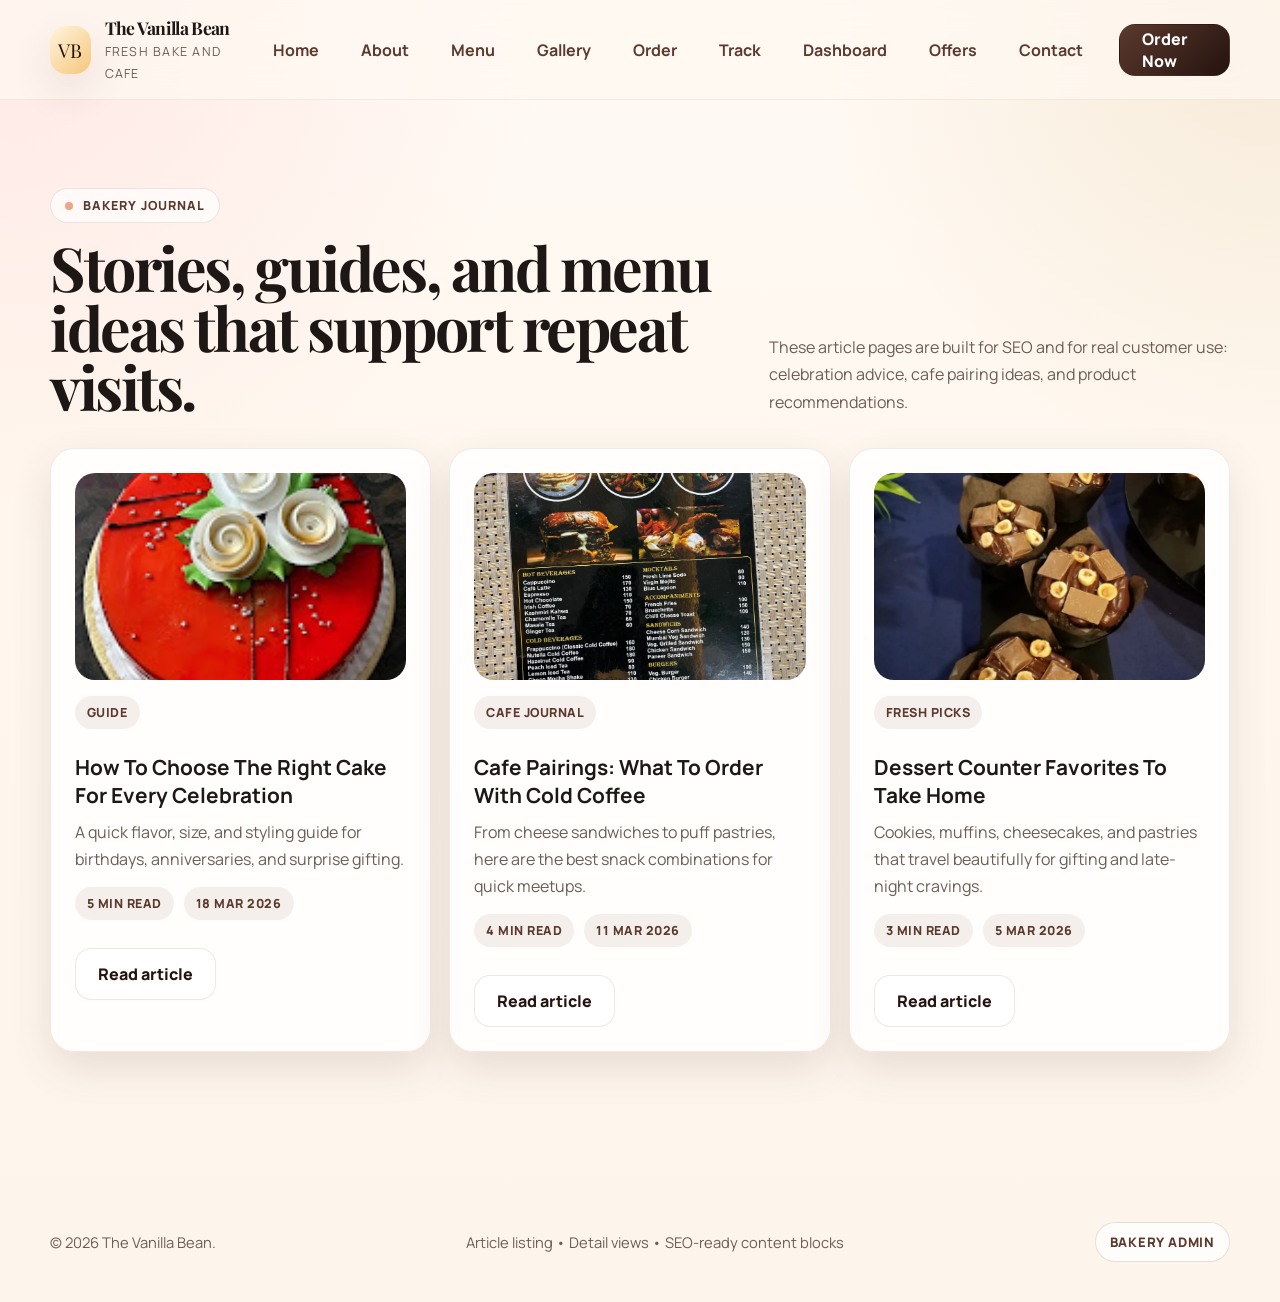
<file: blog/index.html>
<!DOCTYPE html>
<html lang="en" data-site-root="..">
  <head>
    <meta charset="UTF-8">
    <meta name="viewport" content="width=device-width, initial-scale=1.0">
    <title>Blog | The Vanilla Bean</title>
    <meta name="description" content="Read bakery guides, cafe journal posts, and celebration ideas from The Vanilla Bean.">
    <link rel="preconnect" href="https://fonts.googleapis.com">
    <link rel="preconnect" href="https://fonts.gstatic.com" crossorigin>
    <link
      href="https://fonts.googleapis.com/css2?family=Manrope:wght@400;500;700;800&family=Playfair+Display:wght@600;700;800&family=Space+Grotesk:wght@500;700&display=swap"
      rel="stylesheet"
    >
    <link rel="stylesheet" href="../public/css/styles.css?v=20260329b">
  </head>
  <body>
    <header class="site-header">
      <div class="page-shell">
        <a class="brand-mark" href="../index.html">
          <div class="brand-mark__seal">VB</div>
          <div class="brand-mark__text">
            <strong data-brand-name>The Vanilla Bean</strong>
            <span data-brand-tagline>Fresh Bake and Cafe</span>
          </div>
        </a>
        <nav class="site-nav" data-site-nav>
          <a href="../index.html" data-nav-link>Home</a>
          <a href="../about/index.html" data-nav-link>About</a>
          <a href="../menu/index.html" data-nav-link>Menu</a>
          <a href="../gallery/index.html" data-nav-link>Gallery</a>
          <a href="../order/index.html" data-nav-link>Order</a>
          <a href="../track/index.html" data-nav-link>Track</a>
          <a href="../dashboard/index.html" data-nav-link>Dashboard</a>
          <a href="../offers/index.html" data-nav-link>Offers</a>
          <a href="../contact/index.html" data-nav-link>Contact</a>
        </nav>
        <div class="nav-actions">
          <a class="button button-primary" href="../order/index.html">Order Now</a>
          <button class="nav-toggle" type="button" data-nav-toggle>Menu</button>
        </div>
      </div>
    </header>

    <main>
      <section class="section" data-blog-list-view>
        <div class="page-shell">
          <div class="section-heading">
            <div>
              <span class="eyebrow">Bakery Journal</span>
              <h1>Stories, guides, and menu ideas that support repeat visits.</h1>
            </div>
            <p class="lead-copy">
              These article pages are built for SEO and for real customer use: celebration advice,
              cafe pairing ideas, and product recommendations.
            </p>
          </div>
          <div class="blog-grid blog-grid--expanded" data-blog-list></div>
        </div>
      </section>

      <section class="section hidden" data-blog-detail-view>
        <div class="page-shell post-layout">
          <article class="post-card">
            <div data-blog-detail></div>
          </article>
          <aside class="summary-card">
            <span class="eyebrow">Related posts</span>
            <div class="post-related" data-blog-related></div>
            <div class="button-row">
              <a class="button button-secondary" href="../order/index.html">Order a cake</a>
              <a class="button button-ghost" href="../blog/index.html">Back to blog</a>
            </div>
          </aside>
        </div>
      </section>
    </main>

    <footer class="footer">
      <div class="page-shell">
        <div class="footer-note">
          <span>© <span data-year></span> The Vanilla Bean.</span>
          <span>Article listing • Detail views • SEO-ready content blocks</span>
        </div>
      </div>
    </footer>

    <script defer src="../public/js/data.js?v=20260329b"></script>
    <script defer src="../public/js/shared.js?v=20260329b"></script>
    <script defer src="../public/js/store.js?v=20260329b"></script>
    <script defer src="../public/js/blog-page.js"></script>
  </body>
</html>
</file>
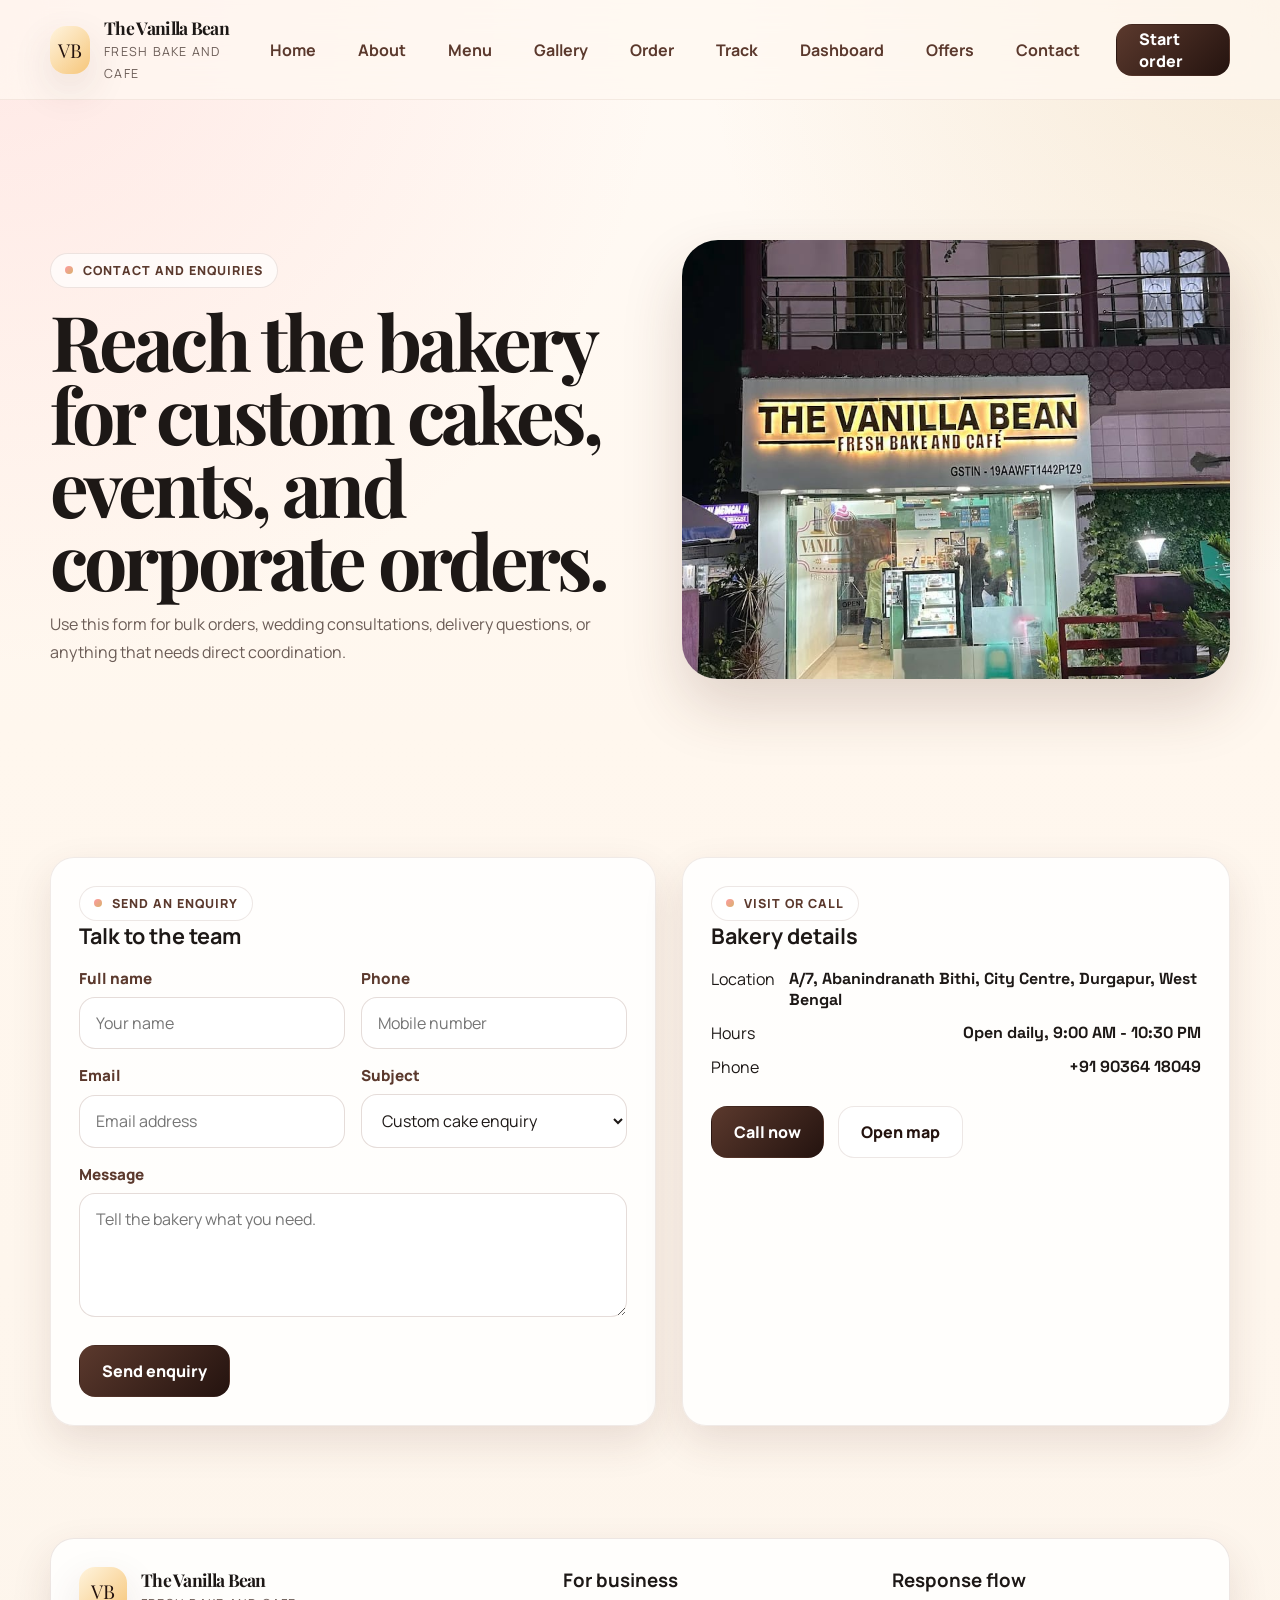
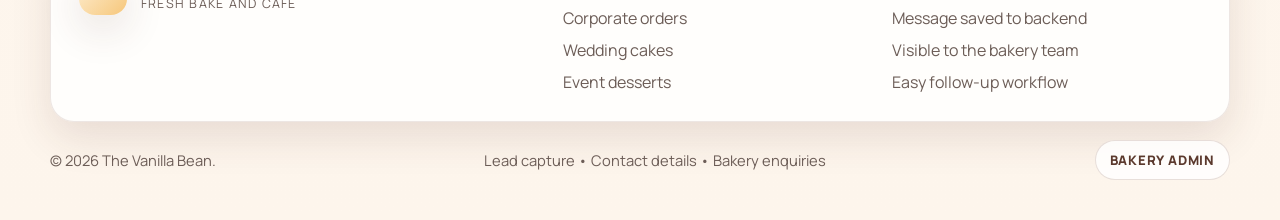
<file: contact/index.html>
<!DOCTYPE html>
<html lang="en" data-site-root="..">
  <head>
    <meta charset="UTF-8">
    <meta name="viewport" content="width=device-width, initial-scale=1.0">
    <title>Contact | The Vanilla Bean</title>
    <meta name="description" content="Contact The Vanilla Bean for cake enquiries, bulk orders, events, corporate gifting, and cafe questions.">
    <link rel="preconnect" href="https://fonts.googleapis.com">
    <link rel="preconnect" href="https://fonts.gstatic.com" crossorigin>
    <link
      href="https://fonts.googleapis.com/css2?family=Manrope:wght@400;500;700;800&family=Playfair+Display:wght@600;700;800&family=Space+Grotesk:wght@500;700&display=swap"
      rel="stylesheet"
    >
    <link rel="stylesheet" href="../public/css/styles.css?v=20260329b">
  </head>
  <body>
    <header class="site-header">
      <div class="page-shell">
        <a class="brand-mark" href="../index.html">
          <div class="brand-mark__seal">VB</div>
          <div class="brand-mark__text">
            <strong data-brand-name>The Vanilla Bean</strong>
            <span data-brand-tagline>Fresh Bake and Cafe</span>
          </div>
        </a>
        <nav class="site-nav" data-site-nav>
          <a href="../index.html" data-nav-link>Home</a>
          <a href="../about/index.html" data-nav-link>About</a>
          <a href="../menu/index.html" data-nav-link>Menu</a>
          <a href="../gallery/index.html" data-nav-link>Gallery</a>
          <a href="../order/index.html" data-nav-link>Order</a>
          <a href="../track/index.html" data-nav-link>Track</a>
          <a href="../dashboard/index.html" data-nav-link>Dashboard</a>
          <a href="../offers/index.html" data-nav-link>Offers</a>
          <a href="../contact/index.html" data-nav-link>Contact</a>
        </nav>
        <div class="nav-actions">
          <a class="button button-primary" href="../order/index.html">Start order</a>
          <button class="nav-toggle" type="button" data-nav-toggle>Menu</button>
        </div>
      </div>
    </header>

    <main>
      <section class="section">
        <div class="page-shell page-hero">
          <div class="page-hero__copy" data-reveal>
            <span class="eyebrow">Contact and enquiries</span>
            <h1>Reach the bakery for custom cakes, events, and corporate orders.</h1>
            <p class="lead-copy">
              Use this form for bulk orders, wedding consultations, delivery questions, or anything
              that needs direct coordination.
            </p>
          </div>
          <div class="page-hero__visual" data-reveal>
            <img src="../public/images/storefront-night.jpeg" alt="The Vanilla Bean storefront at night">
          </div>
        </div>
      </section>

      <section class="section compact">
        <div class="page-shell order-layout">
          <form class="form-card" data-contact-form data-reveal>
            <span class="eyebrow">Send an enquiry</span>
            <h3>Talk to the team</h3>
            <div class="field-grid">
              <div class="field">
                <label for="contact-name">Full name</label>
                <input id="contact-name" name="customerName" type="text" required placeholder="Your name">
              </div>
              <div class="field">
                <label for="contact-phone">Phone</label>
                <input id="contact-phone" name="phone" type="tel" placeholder="Mobile number">
              </div>
              <div class="field">
                <label for="contact-email">Email</label>
                <input id="contact-email" name="email" type="email" placeholder="Email address">
              </div>
              <div class="field">
                <label for="contact-subject">Subject</label>
                <select id="contact-subject" name="subject">
                  <option>Custom cake enquiry</option>
                  <option>Corporate order</option>
                  <option>Wedding consultation</option>
                  <option>Bulk gifting</option>
                  <option>General enquiry</option>
                </select>
              </div>
              <div class="field" style="grid-column: 1 / -1;">
                <label for="contact-message">Message</label>
                <textarea id="contact-message" name="message" required placeholder="Tell the bakery what you need."></textarea>
              </div>
            </div>
            <div class="button-row">
              <button class="button button-primary" type="submit">Send enquiry</button>
            </div>
          </form>

          <div class="builder-preview">
            <article class="summary-card" data-reveal>
              <span class="eyebrow">Visit or call</span>
              <h3>Bakery details</h3>
              <div class="summary-list">
                <div class="summary-row">
                  <span>Location</span>
                  <span data-contact-location>A/7, Abanindranath Bithi, City Centre, Durgapur</span>
                </div>
                <div class="summary-row">
                  <span>Hours</span>
                  <span data-contact-hours>Open daily, 9:00 AM - 10:30 PM</span>
                </div>
                <div class="summary-row">
                  <span>Phone</span>
                  <span data-contact-phone>+91 90364 18049</span>
                </div>
              </div>
              <div class="button-row">
                <a class="button button-primary" data-phone-link href="tel:+919036418049">Call now</a>
                <a class="button button-secondary" data-maps-link href="https://maps.app.goo.gl/GnFP8vZmwECDw2zQ9">Open map</a>
              </div>
            </article>
          </div>
        </div>
      </section>
    </main>

    <footer class="footer">
      <div class="page-shell">
        <div class="footer-card panel">
          <div>
            <div class="brand-mark">
              <div class="brand-mark__seal">VB</div>
              <div class="brand-mark__text">
                <strong data-brand-name>The Vanilla Bean</strong>
                <span data-brand-tagline>Fresh Bake and Cafe</span>
              </div>
            </div>
          </div>
          <div>
            <h3>For business</h3>
            <div class="footer-links">
              <a href="../contact/index.html">Corporate orders</a>
              <a href="../contact/index.html">Wedding cakes</a>
              <a href="../contact/index.html">Event desserts</a>
            </div>
          </div>
          <div>
            <h3>Response flow</h3>
            <div class="meta-list">
              <span>Message saved to backend</span>
              <span>Visible to the bakery team</span>
              <span>Easy follow-up workflow</span>
            </div>
          </div>
        </div>
        <div class="footer-note">
          <span>© <span data-year></span> The Vanilla Bean.</span>
          <span>Lead capture • Contact details • Bakery enquiries</span>
        </div>
      </div>
    </footer>

    <script defer src="../public/js/data.js?v=20260329b"></script>
    <script defer src="../public/js/shared.js?v=20260329b"></script>
    <script defer src="../public/js/store.js?v=20260329b"></script>
    <script defer src="../public/js/contact-page.js"></script>
  </body>
</html>
</file>
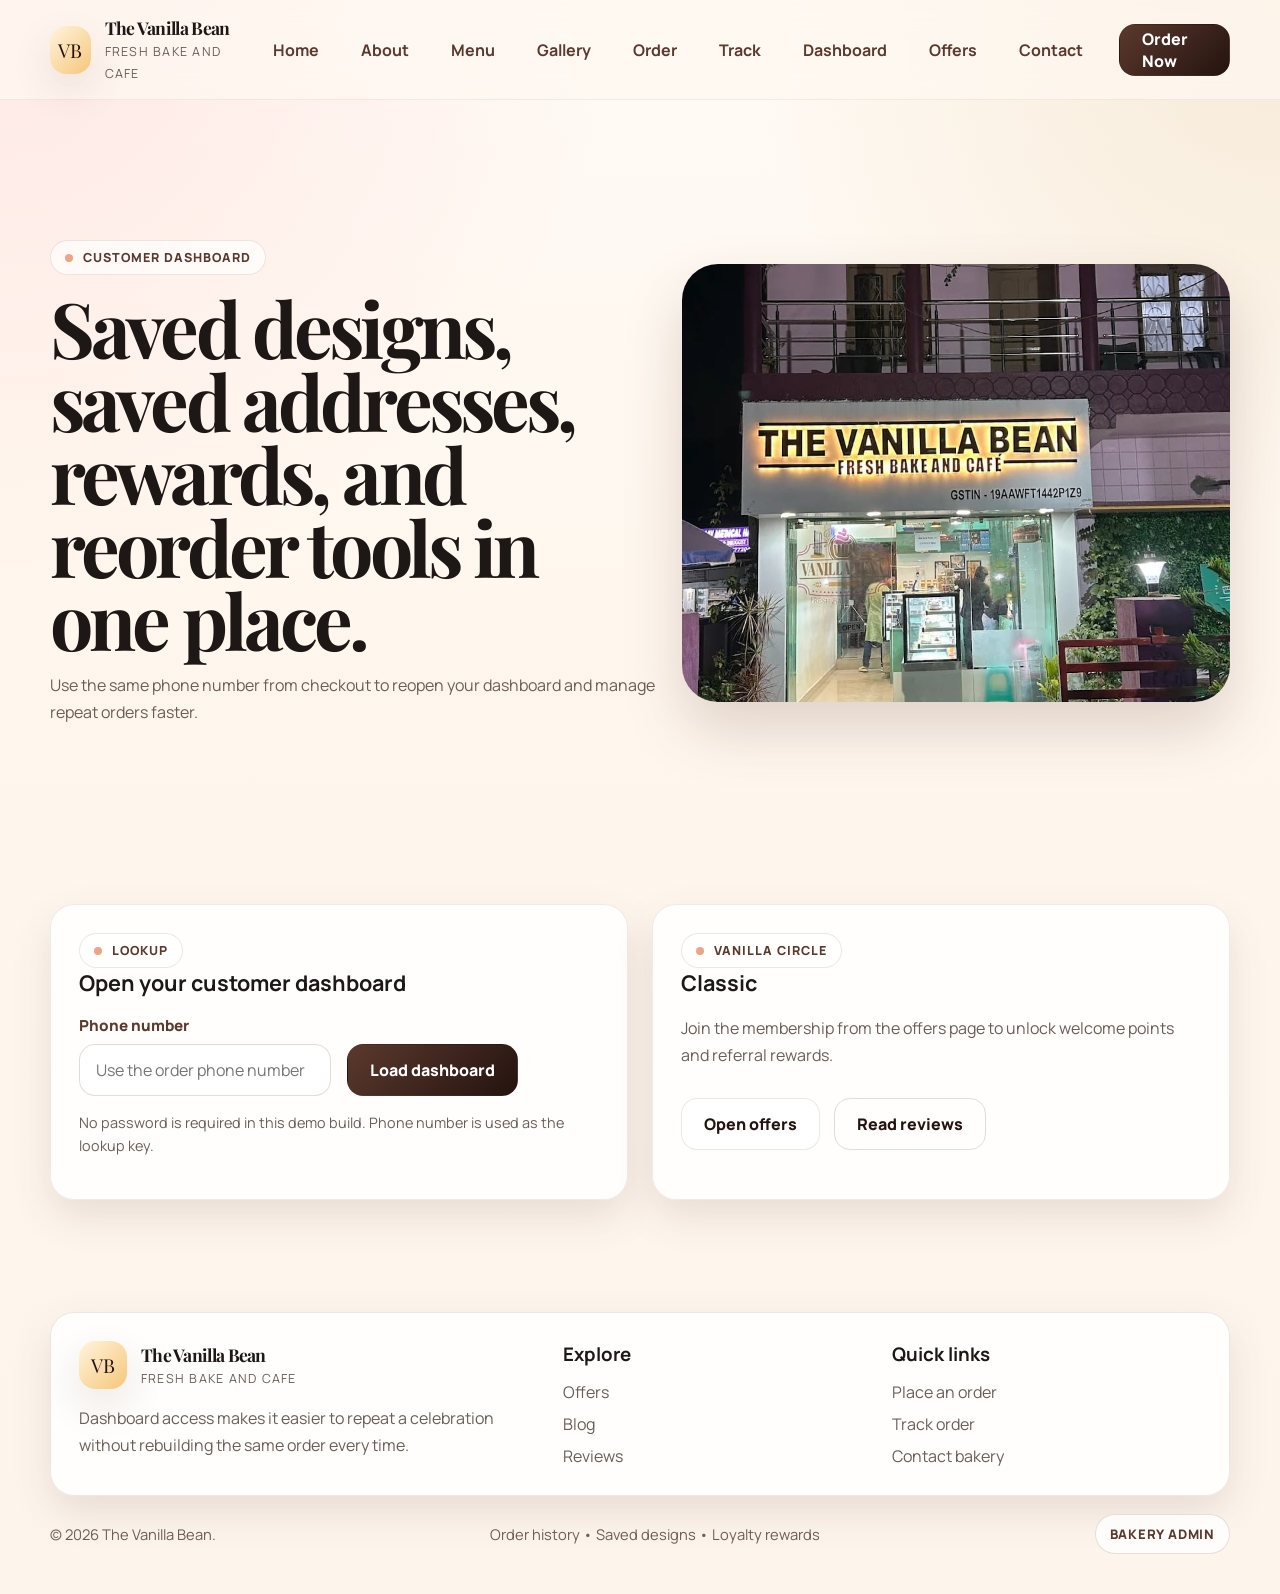
<file: dashboard/index.html>
<!DOCTYPE html>
<html lang="en" data-site-root="..">
  <head>
    <meta charset="UTF-8">
    <meta name="viewport" content="width=device-width, initial-scale=1.0">
    <title>Customer Dashboard | The Vanilla Bean</title>
    <meta
      name="description"
      content="See order history, saved addresses, loyalty rewards, and saved cake designs in the Vanilla Bean customer dashboard."
    >
    <link rel="preconnect" href="https://fonts.googleapis.com">
    <link rel="preconnect" href="https://fonts.gstatic.com" crossorigin>
    <link
      href="https://fonts.googleapis.com/css2?family=Manrope:wght@400;500;700;800&family=Playfair+Display:wght@600;700;800&family=Space+Grotesk:wght@500;700&display=swap"
      rel="stylesheet"
    >
    <link rel="stylesheet" href="../public/css/styles.css?v=20260329b">
  </head>
  <body>
    <header class="site-header">
      <div class="page-shell">
        <a class="brand-mark" href="../index.html">
          <div class="brand-mark__seal">VB</div>
          <div class="brand-mark__text">
            <strong data-brand-name>The Vanilla Bean</strong>
            <span data-brand-tagline>Fresh Bake and Cafe</span>
          </div>
        </a>
        <nav class="site-nav" data-site-nav>
          <a href="../index.html" data-nav-link>Home</a>
          <a href="../about/index.html" data-nav-link>About</a>
          <a href="../menu/index.html" data-nav-link>Menu</a>
          <a href="../gallery/index.html" data-nav-link>Gallery</a>
          <a href="../order/index.html" data-nav-link>Order</a>
          <a href="../track/index.html" data-nav-link>Track</a>
          <a href="../dashboard/index.html" data-nav-link>Dashboard</a>
          <a href="../offers/index.html" data-nav-link>Offers</a>
          <a href="../contact/index.html" data-nav-link>Contact</a>
        </nav>
        <div class="nav-actions">
          <a class="button button-primary" href="../order/index.html">Order Now</a>
          <button class="nav-toggle" type="button" data-nav-toggle>Menu</button>
        </div>
      </div>
    </header>

    <main>
      <section class="section">
        <div class="page-shell page-hero">
          <div class="page-hero__copy" data-reveal>
            <span class="eyebrow">Customer Dashboard</span>
            <h1>Saved designs, saved addresses, rewards, and reorder tools in one place.</h1>
            <p class="lead-copy">
              Use the same phone number from checkout to reopen your dashboard and manage repeat
              orders faster.
            </p>
          </div>
          <div class="page-hero__visual" data-reveal>
            <img src="../public/images/storefront-night.jpeg" alt="The Vanilla Bean storefront at night">
          </div>
        </div>
      </section>

      <section class="section compact">
        <div class="page-shell dashboard-shell">
          <article class="form-card" data-reveal>
            <span class="eyebrow">Lookup</span>
            <h3>Open your customer dashboard</h3>
            <form class="field-grid" data-dashboard-form>
              <div class="field">
                <label for="dashboard-phone">Phone number</label>
                <input id="dashboard-phone" name="phone" type="tel" placeholder="Use the order phone number">
              </div>
              <div class="field dashboard-field-end">
                <button class="button button-primary" type="submit">Load dashboard</button>
              </div>
            </form>
            <p class="helper">No password is required in this demo build. Phone number is used as the lookup key.</p>
          </article>

          <article class="summary-card" data-reveal>
            <span class="eyebrow">Vanilla Circle</span>
            <h3 data-dashboard-tier>Classic</h3>
            <p class="lead-copy" data-dashboard-tier-copy>
              Join the membership from the offers page to unlock welcome points and referral rewards.
            </p>
            <div class="button-row">
              <a class="button button-secondary" href="../offers/index.html">Open offers</a>
              <a class="button button-ghost" href="../reviews/index.html">Read reviews</a>
            </div>
          </article>
        </div>
      </section>

      <section class="section compact hidden" data-dashboard-results>
        <div class="page-shell">
          <div class="metric-grid" data-dashboard-metrics></div>

          <div class="dashboard-grid" style="margin-top: 24px;">
            <article class="summary-card" data-membership-card></article>
            <article class="summary-card">
              <span class="eyebrow">Saved addresses</span>
              <h3>Address book</h3>
              <div class="address-list" data-address-list></div>
              <div class="divider"></div>
              <form class="field-grid" data-address-form>
                <input type="hidden" name="phone">
                <div class="field">
                  <label for="address-form-label">Label</label>
                  <input id="address-form-label" name="label" type="text" placeholder="Home, Office, Venue">
                </div>
                <div class="field">
                  <label for="address-form-landmark">Landmark</label>
                  <input id="address-form-landmark" name="landmark" type="text" placeholder="Nearby landmark">
                </div>
                <div class="field" style="grid-column: 1 / -1;">
                  <label for="address-form-line">Address</label>
                  <textarea id="address-form-line" name="addressLine" placeholder="Complete address"></textarea>
                </div>
                <div class="field">
                  <label class="check-pill" style="max-width: max-content;">
                    <input type="checkbox" name="isDefault" checked>
                    <span>Make default</span>
                  </label>
                </div>
                <div class="field dashboard-field-end">
                  <button class="button button-secondary" type="submit">Save address</button>
                </div>
              </form>
            </article>
          </div>

          <section class="section compact dashboard-subsection">
            <div class="section-heading">
              <div>
                <span class="eyebrow">Saved designs</span>
                <h2>Reusable custom cake ideas.</h2>
              </div>
              <a class="button button-secondary" href="../order/index.html">Create another design</a>
            </div>
            <div class="design-grid" data-design-grid></div>
          </section>

          <section class="section compact dashboard-subsection">
            <div class="section-heading">
              <div>
                <span class="eyebrow">Order history</span>
                <h2>Reorder favorites or jump back into tracking.</h2>
              </div>
            </div>
            <div class="table-card">
              <div class="table-wrap">
                <table>
                  <thead>
                    <tr>
                      <th>Tracking ID</th>
                      <th>Occasion</th>
                      <th>Status</th>
                      <th>Total</th>
                      <th>Action</th>
                    </tr>
                  </thead>
                  <tbody data-order-history></tbody>
                </table>
              </div>
            </div>
          </section>
        </div>
      </section>
    </main>

    <footer class="footer">
      <div class="page-shell">
        <div class="footer-card panel">
          <div>
            <div class="brand-mark">
              <div class="brand-mark__seal">VB</div>
              <div class="brand-mark__text">
                <strong data-brand-name>The Vanilla Bean</strong>
                <span data-brand-tagline>Fresh Bake and Cafe</span>
              </div>
            </div>
            <p class="lead-copy" style="margin-top: 16px;">
              Dashboard access makes it easier to repeat a celebration without rebuilding the same order every time.
            </p>
          </div>
          <div>
            <h3>Explore</h3>
            <div class="footer-links">
              <a href="../offers/index.html">Offers</a>
              <a href="../blog/index.html">Blog</a>
              <a href="../reviews/index.html">Reviews</a>
            </div>
          </div>
          <div>
            <h3>Quick links</h3>
            <div class="meta-list">
              <a href="../order/index.html">Place an order</a>
              <a href="../track/index.html">Track order</a>
              <a href="../contact/index.html">Contact bakery</a>
            </div>
          </div>
        </div>
        <div class="footer-note">
          <span>© <span data-year></span> The Vanilla Bean.</span>
          <span>Order history • Saved designs • Loyalty rewards</span>
        </div>
      </div>
    </footer>

    <script defer src="../public/js/data.js?v=20260329b"></script>
    <script defer src="../public/js/shared.js?v=20260329b"></script>
    <script defer src="../public/js/store.js?v=20260329b"></script>
    <script defer src="../public/js/dashboard-page.js"></script>
  </body>
</html>
</file>
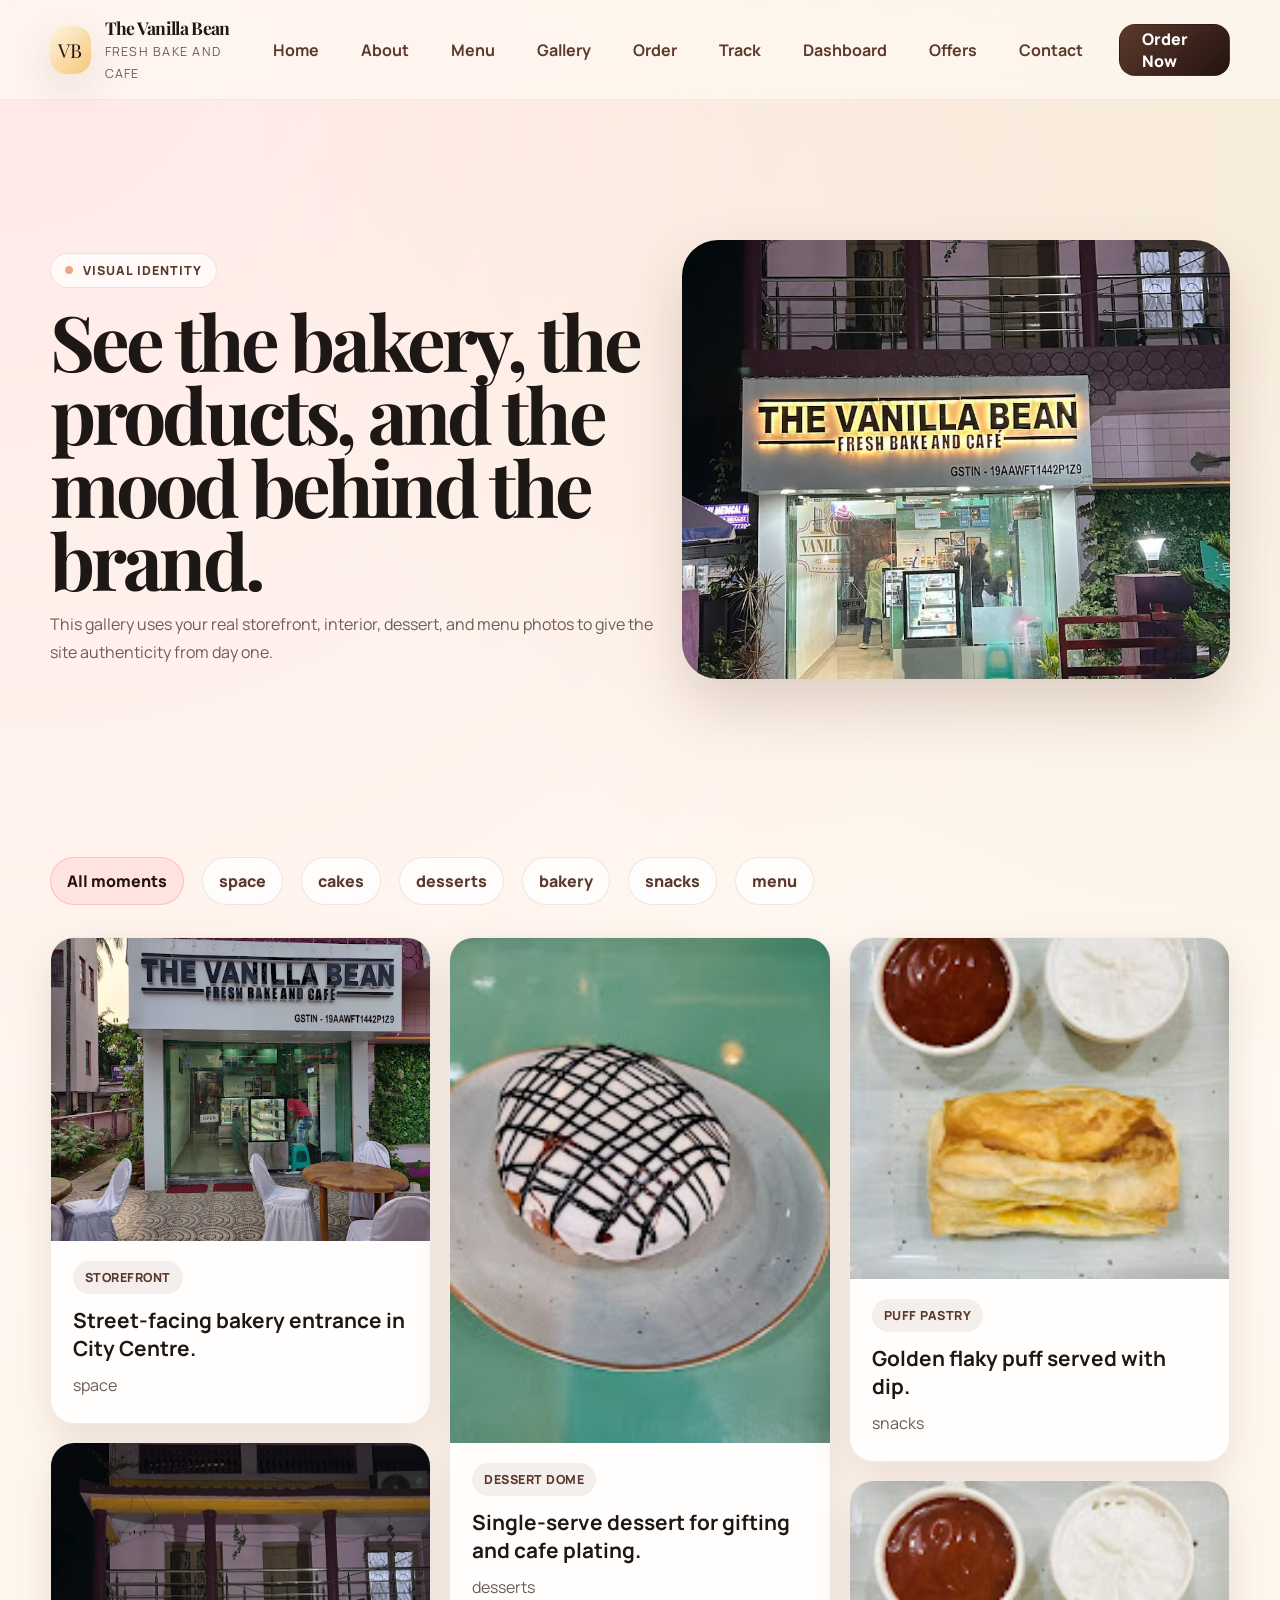
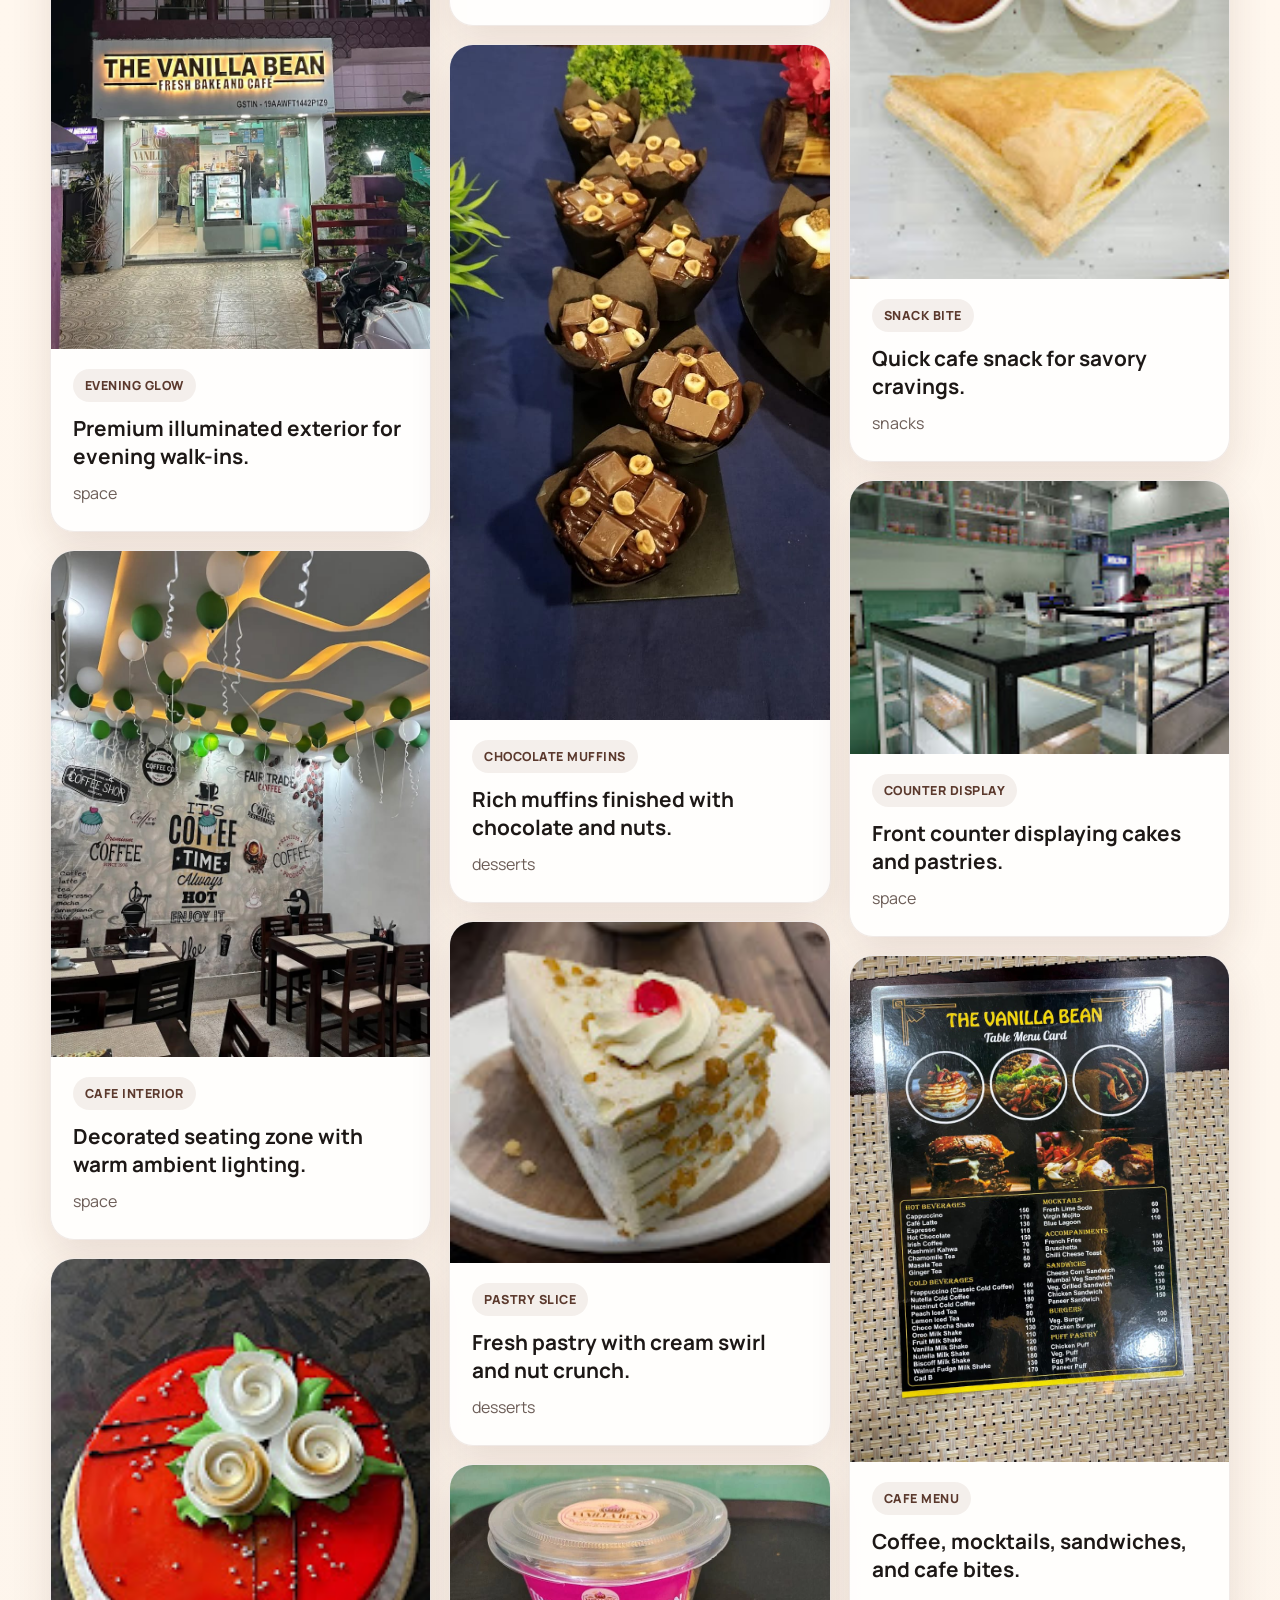
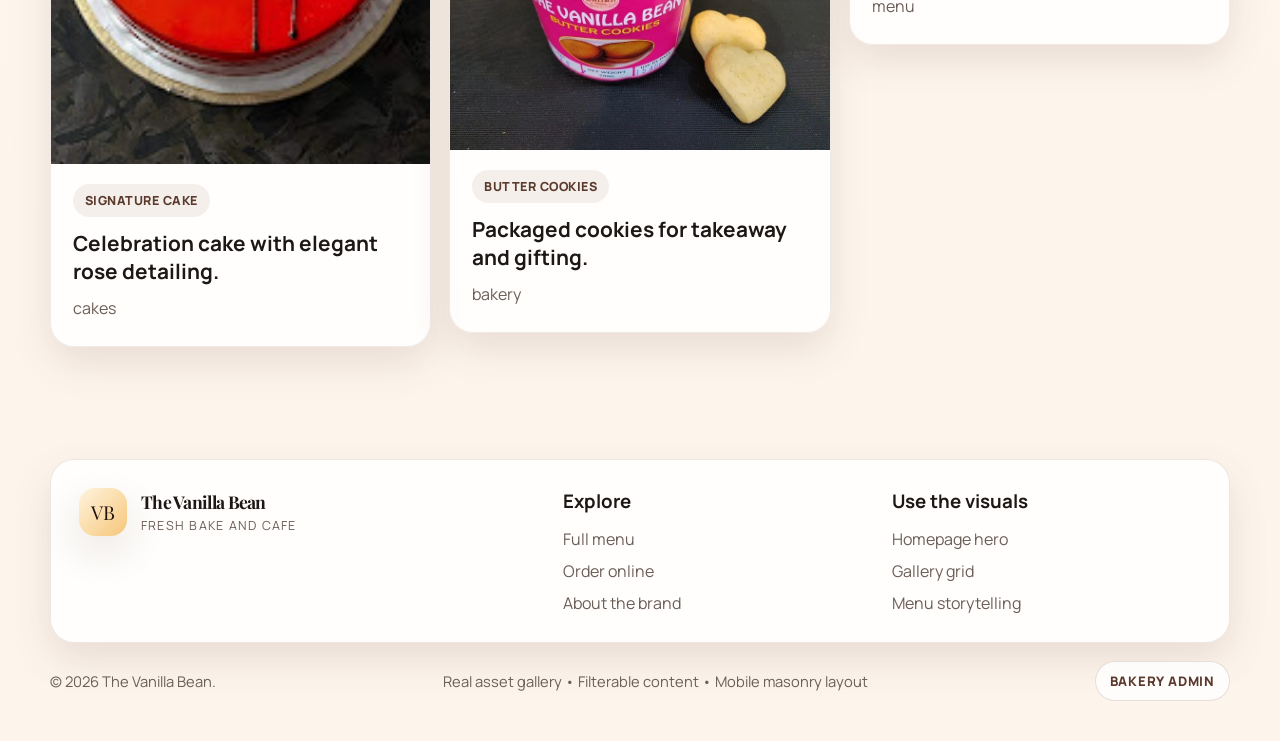
<file: gallery/index.html>
<!DOCTYPE html>
<html lang="en" data-site-root="..">
  <head>
    <meta charset="UTF-8">
    <meta name="viewport" content="width=device-width, initial-scale=1.0">
    <title>Gallery | The Vanilla Bean</title>
    <meta name="description" content="View real photos of The Vanilla Bean storefront, interiors, desserts, cakes, and menu moments.">
    <link rel="preconnect" href="https://fonts.googleapis.com">
    <link rel="preconnect" href="https://fonts.gstatic.com" crossorigin>
    <link
      href="https://fonts.googleapis.com/css2?family=Manrope:wght@400;500;700;800&family=Playfair+Display:wght@600;700;800&family=Space+Grotesk:wght@500;700&display=swap"
      rel="stylesheet"
    >
    <link rel="stylesheet" href="../public/css/styles.css?v=20260329b">
  </head>
  <body>
    <header class="site-header">
      <div class="page-shell">
        <a class="brand-mark" href="../index.html">
          <div class="brand-mark__seal">VB</div>
          <div class="brand-mark__text">
            <strong data-brand-name>The Vanilla Bean</strong>
            <span data-brand-tagline>Fresh Bake and Cafe</span>
          </div>
        </a>
        <nav class="site-nav" data-site-nav>
          <a href="../index.html" data-nav-link>Home</a>
          <a href="../about/index.html" data-nav-link>About</a>
          <a href="../menu/index.html" data-nav-link>Menu</a>
          <a href="../gallery/index.html" data-nav-link>Gallery</a>
          <a href="../order/index.html" data-nav-link>Order</a>
          <a href="../track/index.html" data-nav-link>Track</a>
          <a href="../dashboard/index.html" data-nav-link>Dashboard</a>
          <a href="../offers/index.html" data-nav-link>Offers</a>
          <a href="../contact/index.html" data-nav-link>Contact</a>
        </nav>
        <div class="nav-actions">
          <a class="button button-primary" href="../order/index.html">Order Now</a>
          <button class="nav-toggle" type="button" data-nav-toggle>Menu</button>
        </div>
      </div>
    </header>

    <main>
      <section class="section">
        <div class="page-shell page-hero">
          <div class="page-hero__copy" data-reveal>
            <span class="eyebrow">Visual identity</span>
            <h1>See the bakery, the products, and the mood behind the brand.</h1>
            <p class="lead-copy">
              This gallery uses your real storefront, interior, dessert, and menu photos to give
              the site authenticity from day one.
            </p>
          </div>
          <div class="page-hero__visual" data-reveal>
            <img src="../public/images/storefront-night.jpeg" alt="The Vanilla Bean storefront illuminated at night">
          </div>
        </div>
      </section>

      <section class="section compact">
        <div class="page-shell">
          <div class="chip-row" data-gallery-filters></div>
          <div class="gallery-grid" data-gallery-grid style="margin-top: 24px;"></div>
        </div>
      </section>
    </main>

    <footer class="footer">
      <div class="page-shell">
        <div class="footer-card panel">
          <div>
            <div class="brand-mark">
              <div class="brand-mark__seal">VB</div>
              <div class="brand-mark__text">
                <strong data-brand-name>The Vanilla Bean</strong>
                <span data-brand-tagline>Fresh Bake and Cafe</span>
              </div>
            </div>
          </div>
          <div>
            <h3>Explore</h3>
            <div class="footer-links">
              <a href="../menu/index.html">Full menu</a>
              <a href="../order/index.html">Order online</a>
              <a href="../about/index.html">About the brand</a>
            </div>
          </div>
          <div>
            <h3>Use the visuals</h3>
            <div class="meta-list">
              <span>Homepage hero</span>
              <span>Gallery grid</span>
              <span>Menu storytelling</span>
            </div>
          </div>
        </div>
        <div class="footer-note">
          <span>© <span data-year></span> The Vanilla Bean.</span>
          <span>Real asset gallery • Filterable content • Mobile masonry layout</span>
        </div>
      </div>
    </footer>

    <script defer src="../public/js/data.js?v=20260329b"></script>
    <script defer src="../public/js/shared.js?v=20260329b"></script>
    <script defer src="../public/js/store.js?v=20260329b"></script>
    <script defer src="../public/js/gallery-page.js"></script>
  </body>
</html>
</file>
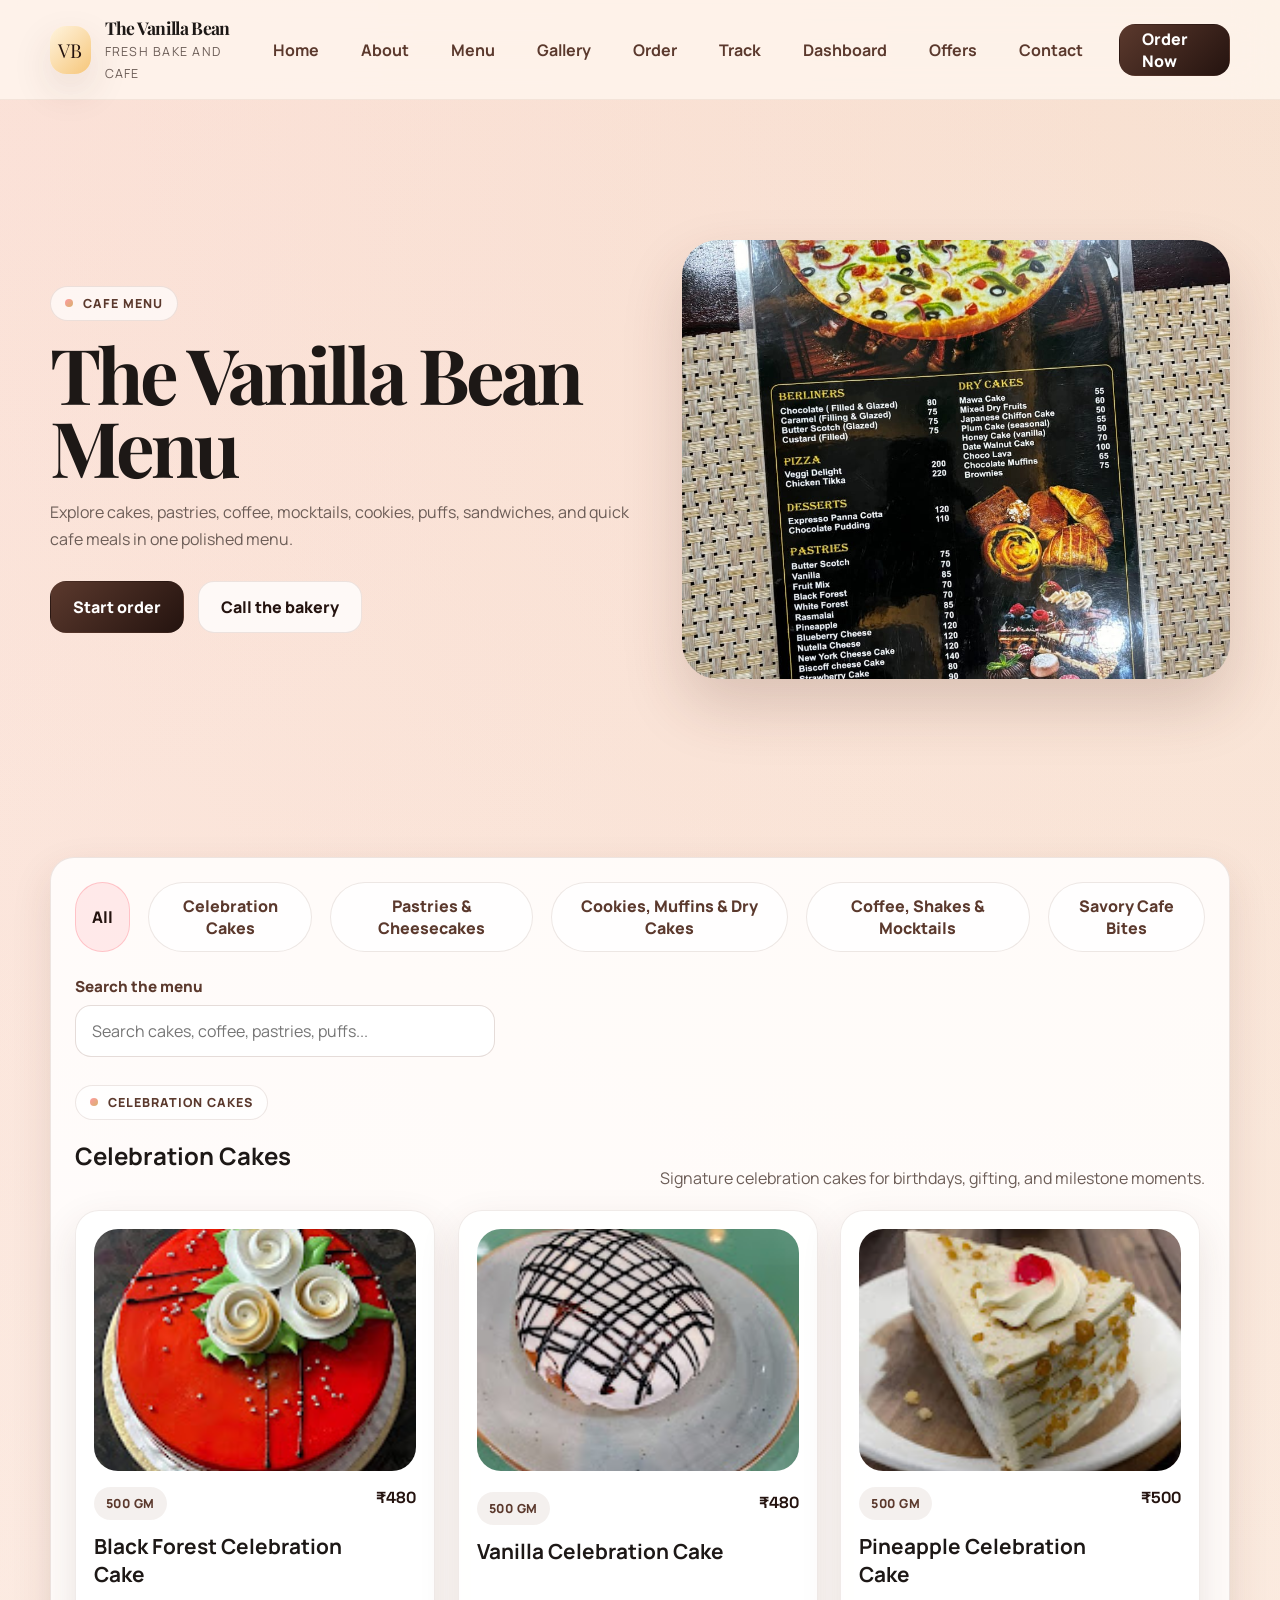
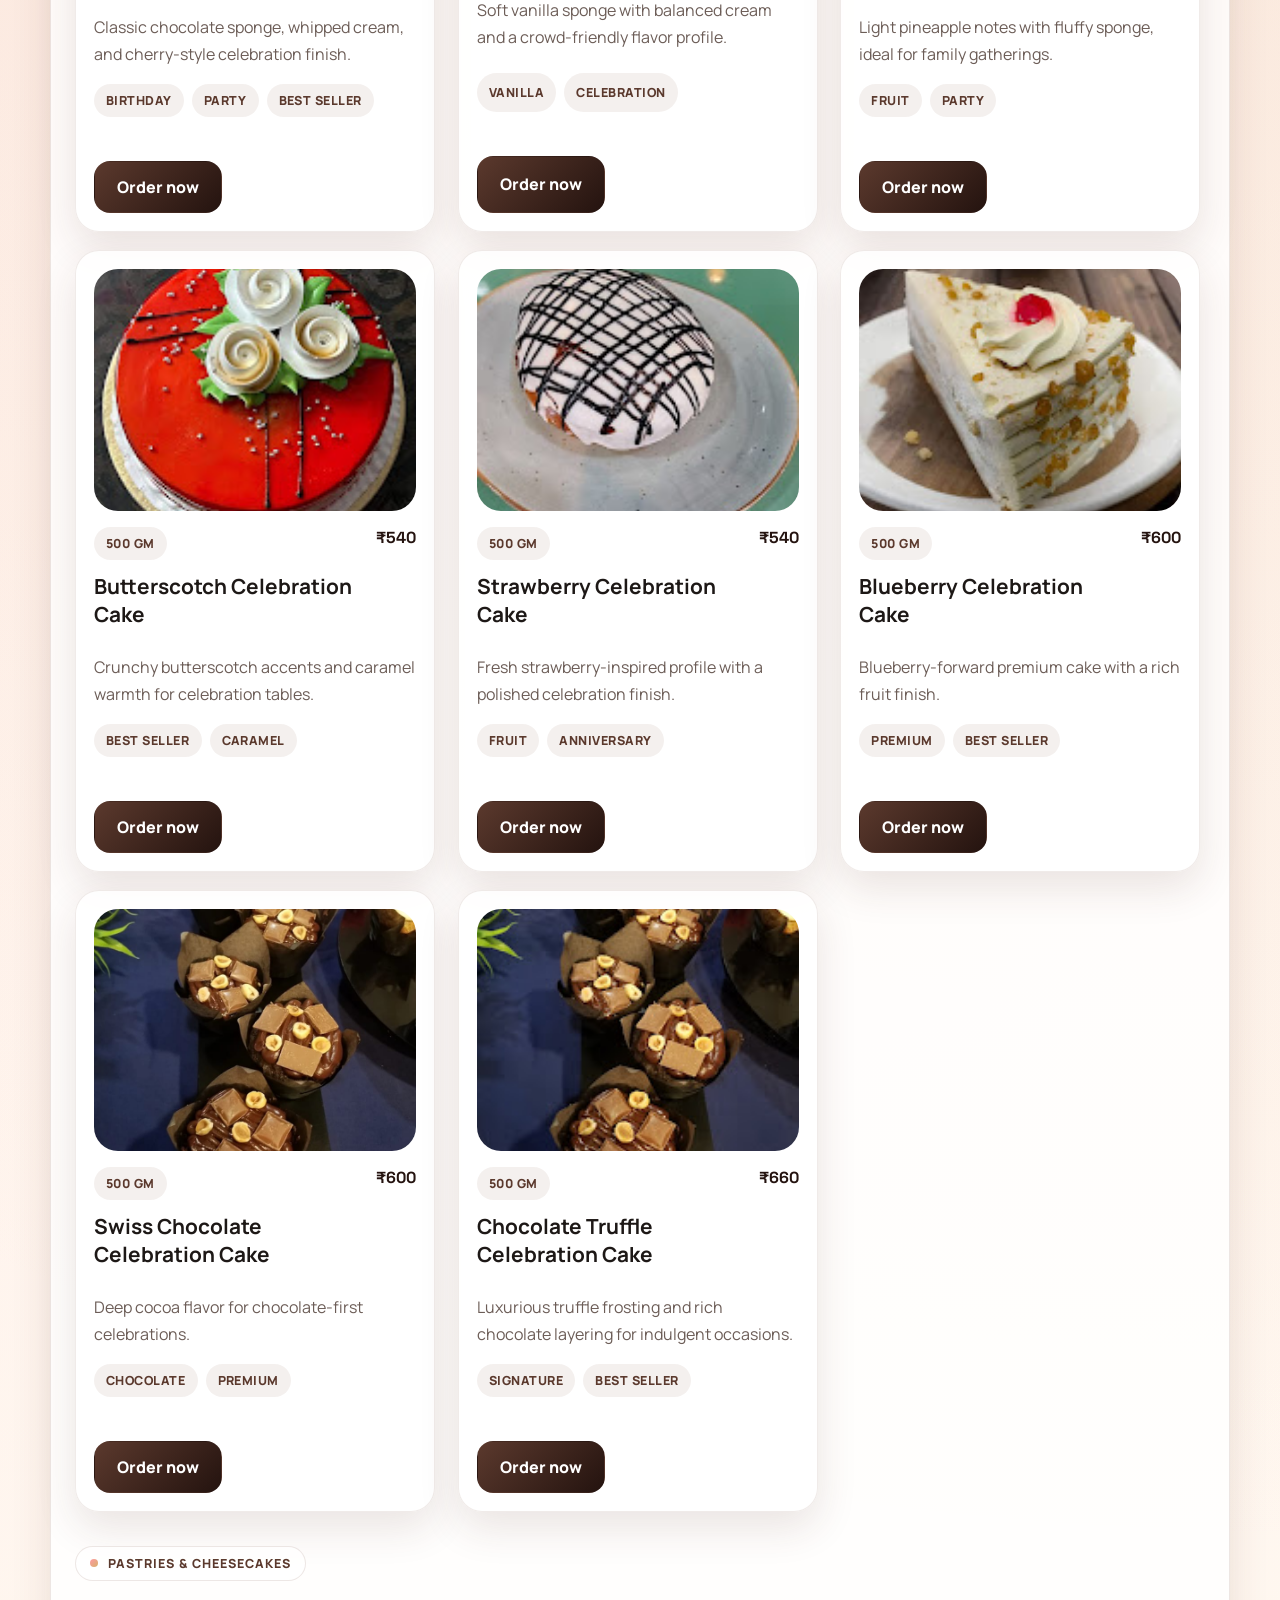
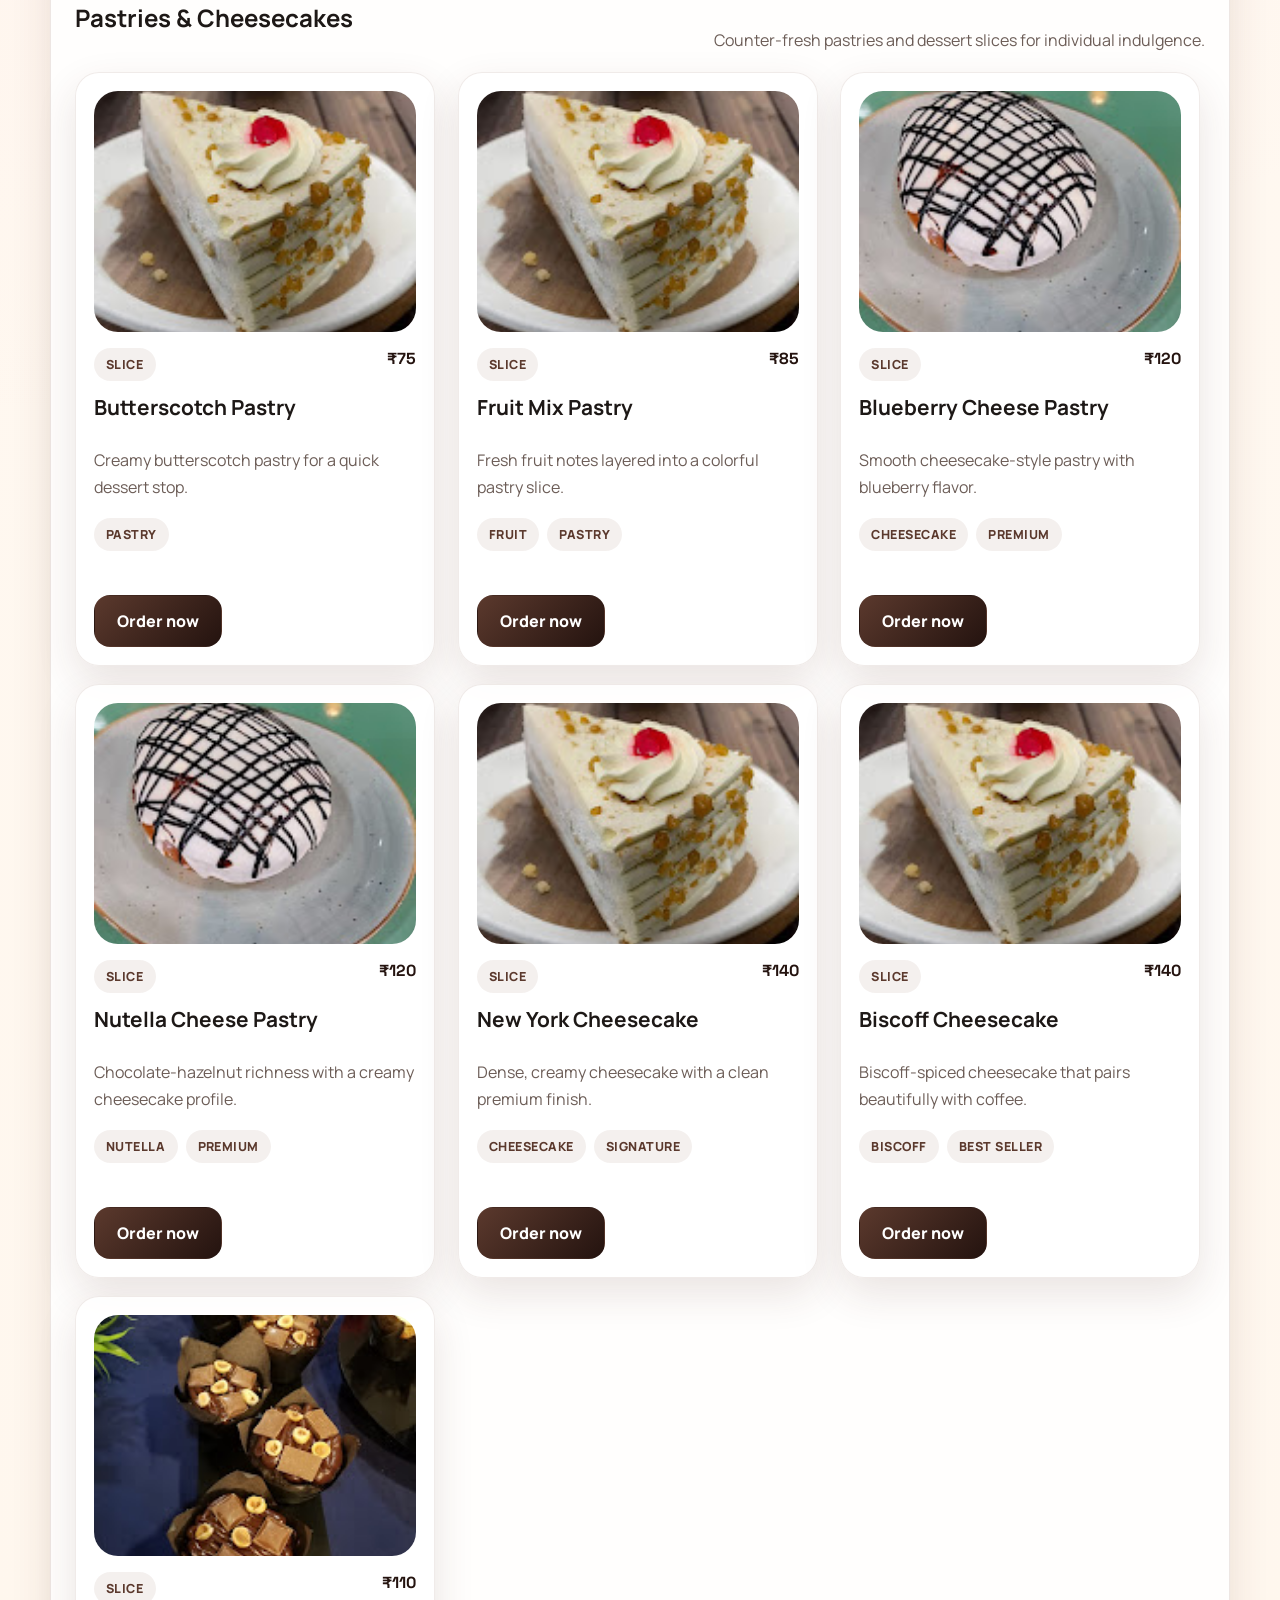
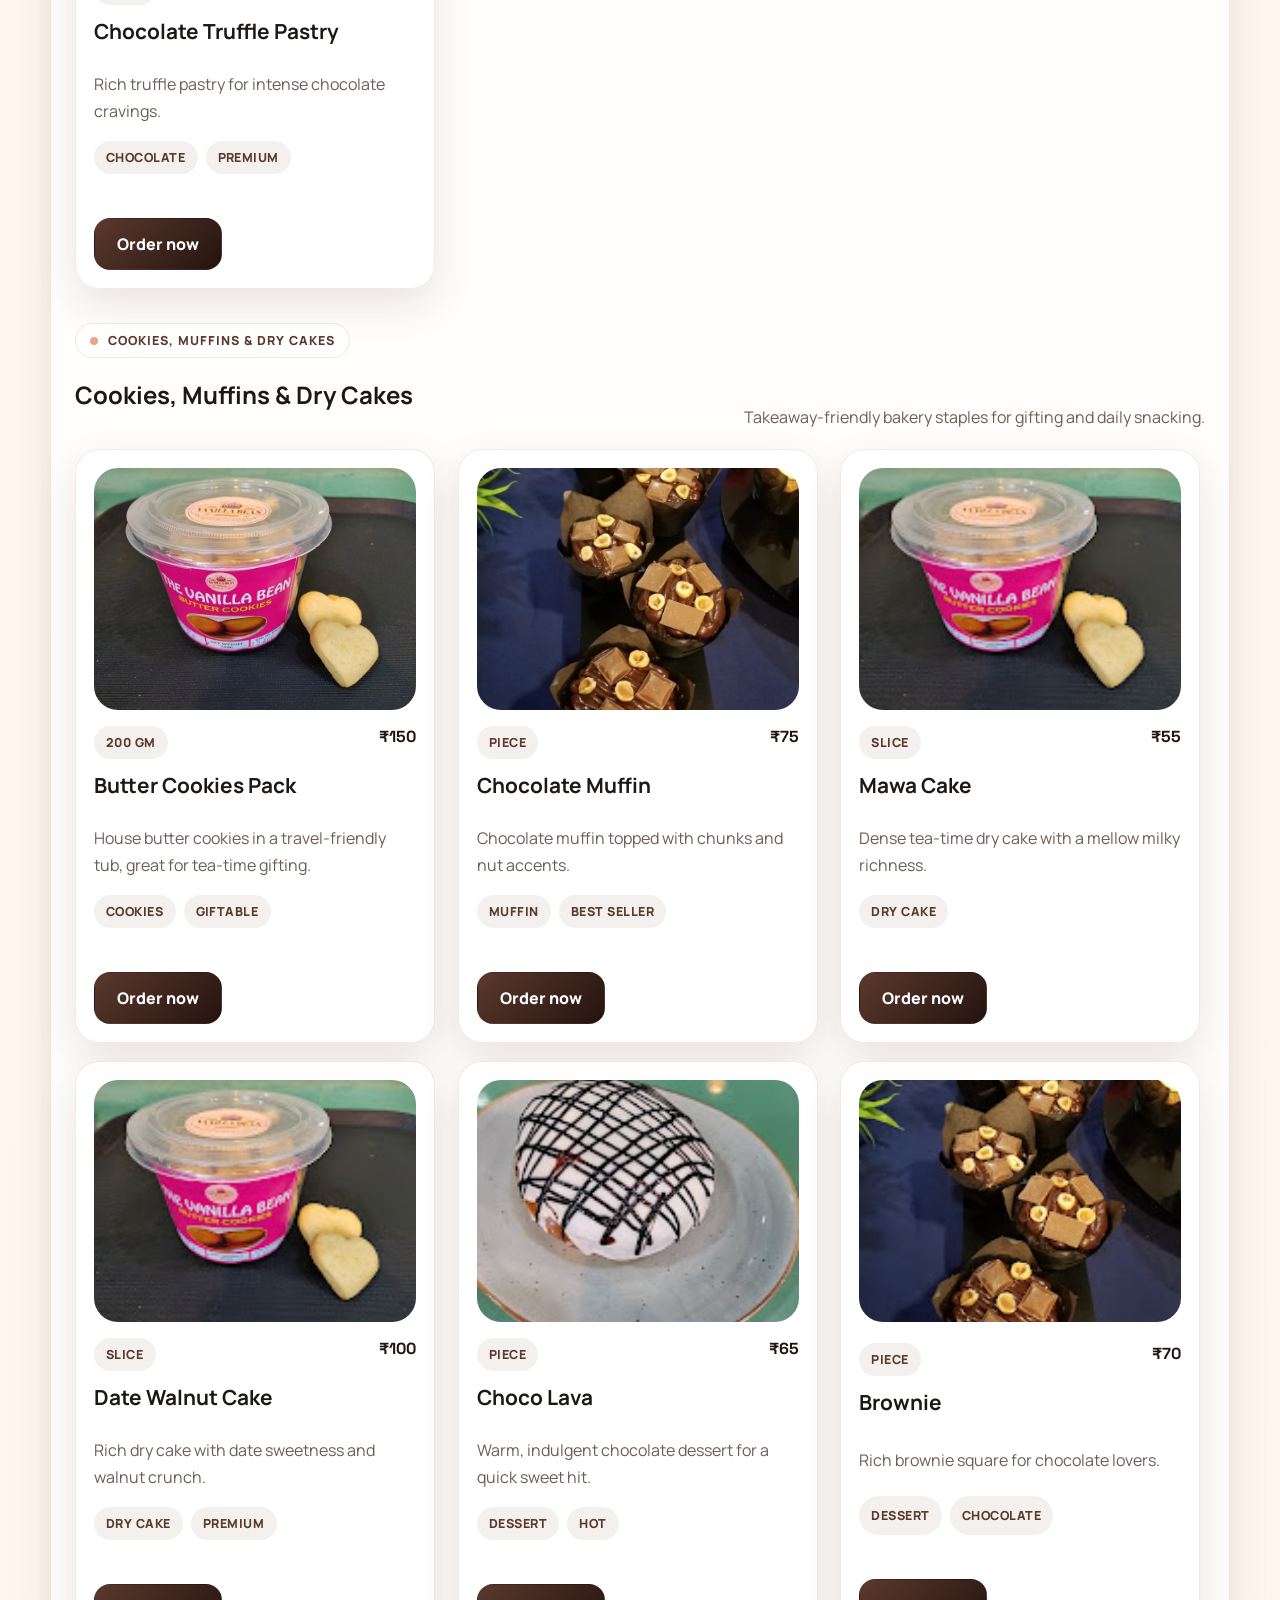
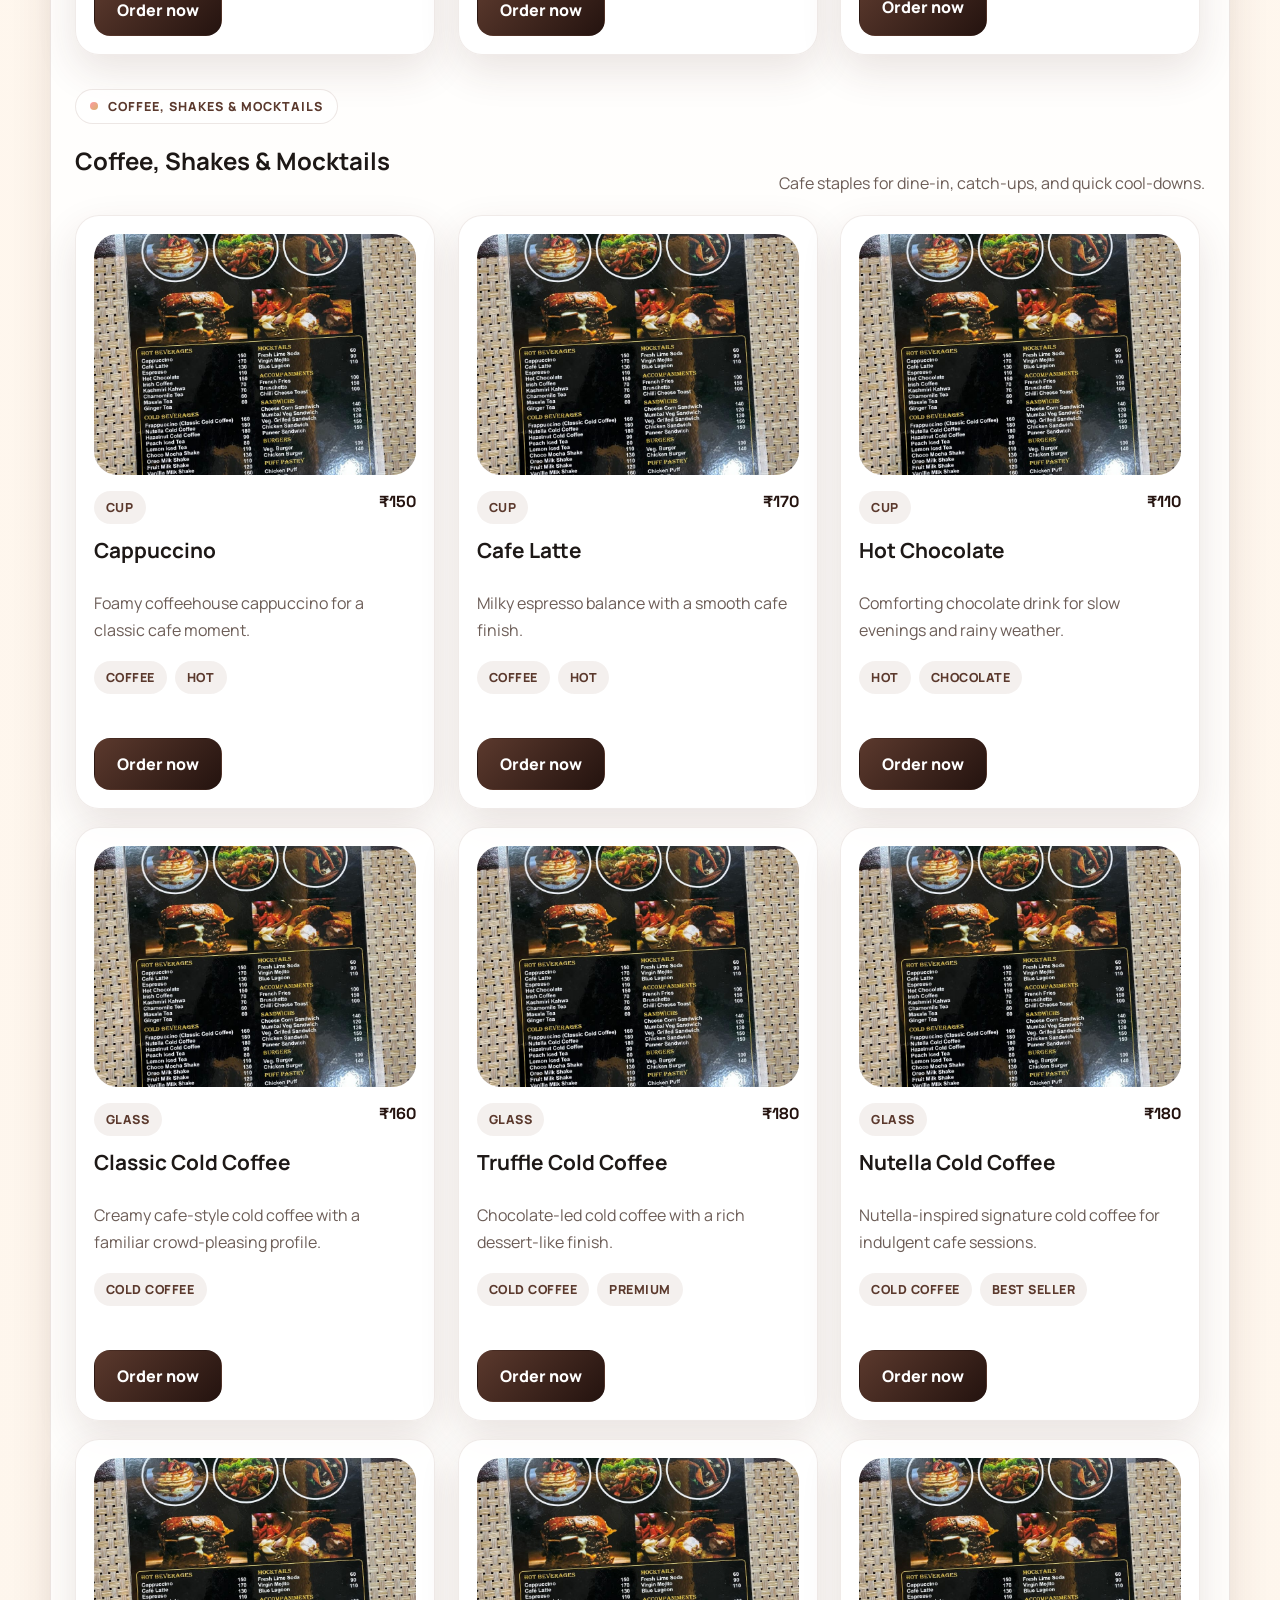
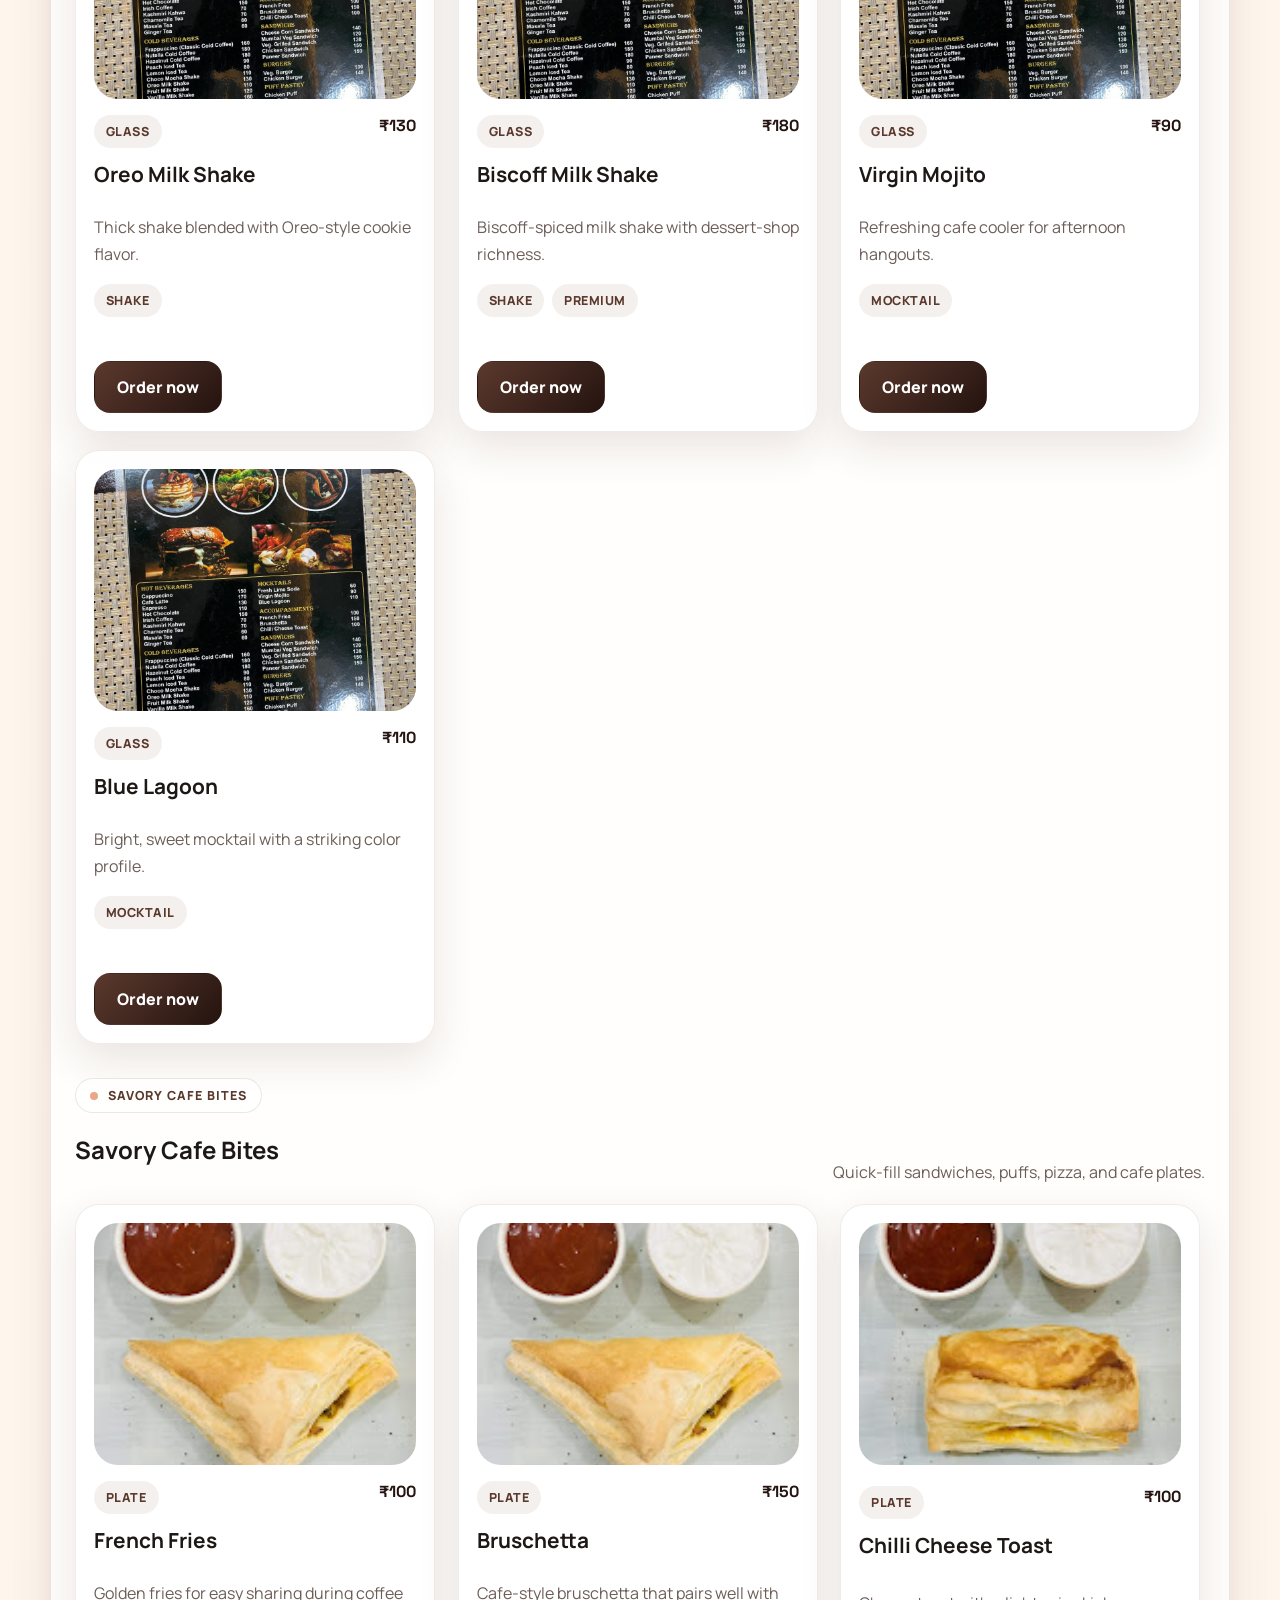
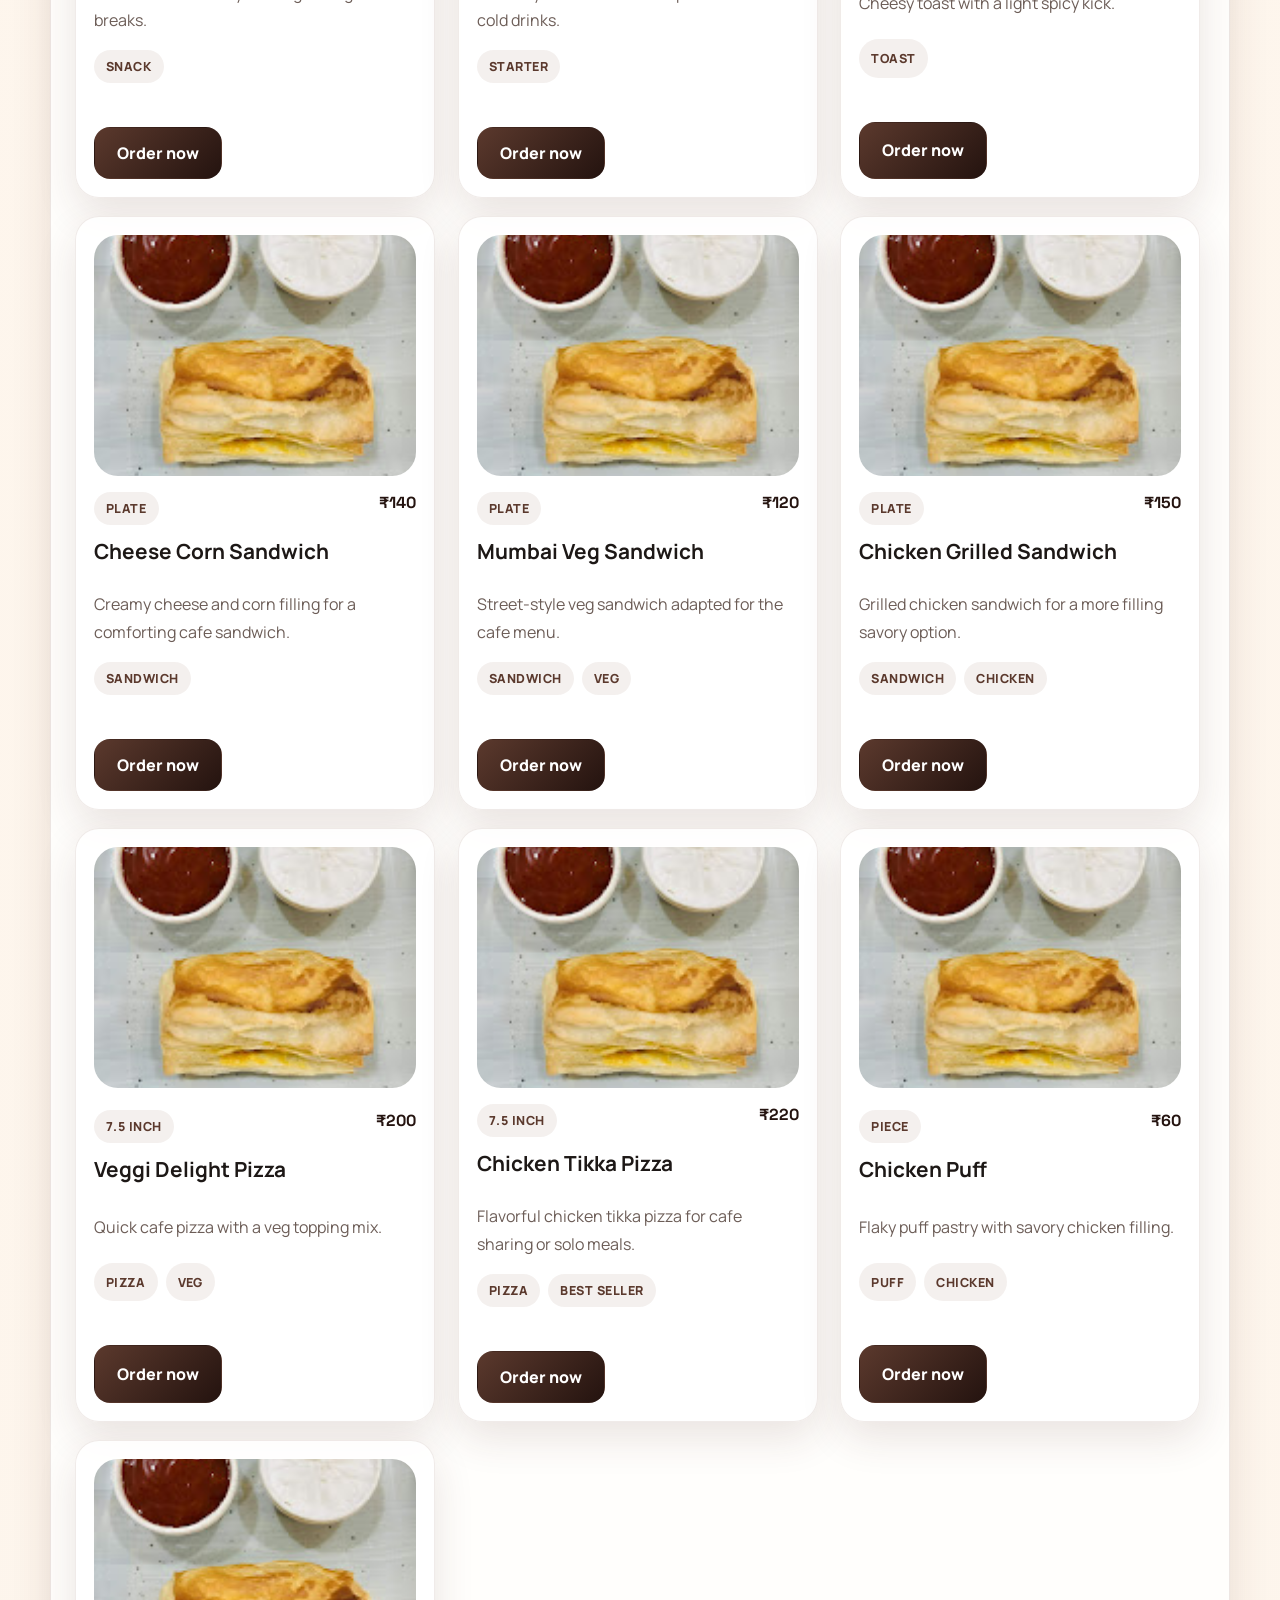
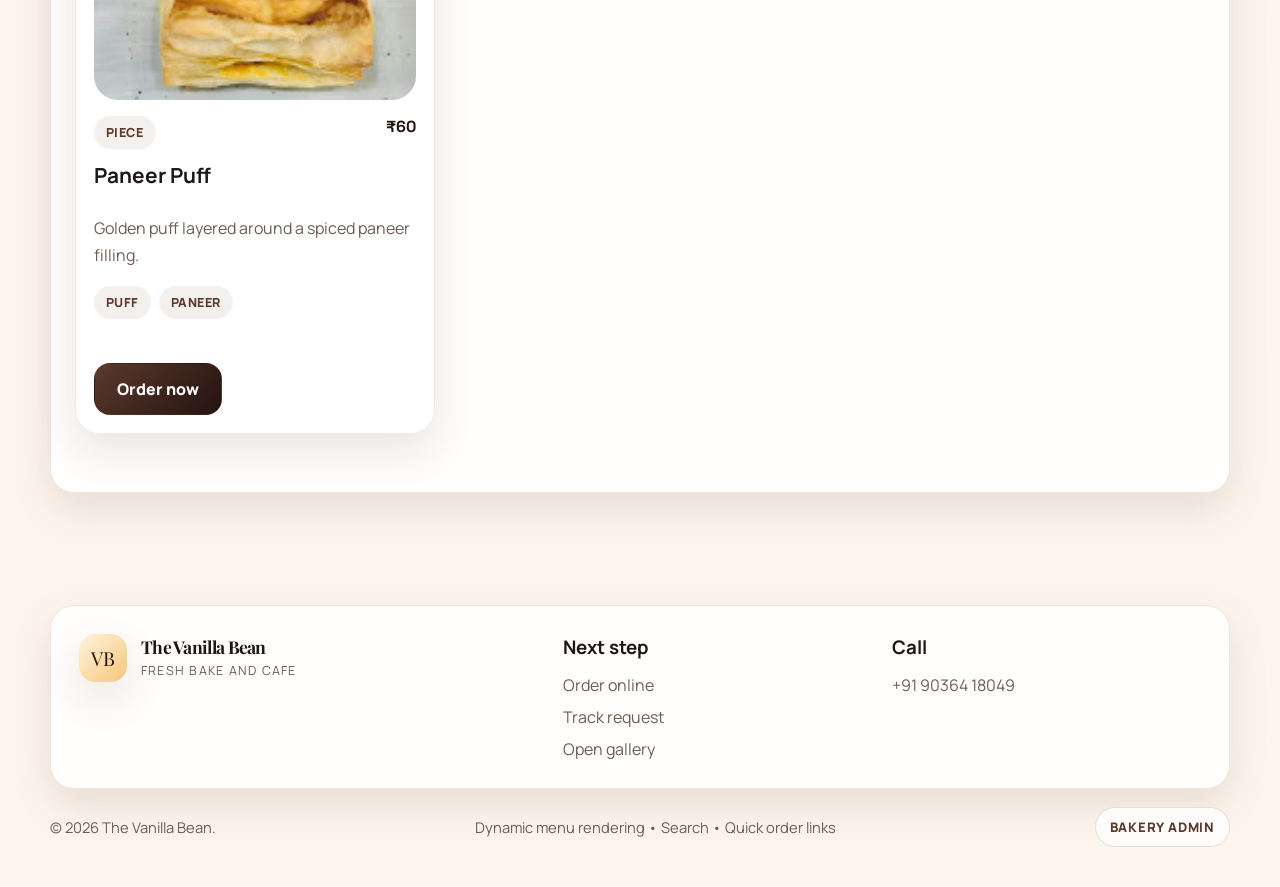
<file: menu/index.html>
<!DOCTYPE html>
<html lang="en" data-site-root="..">
  <head>
    <meta charset="UTF-8">
    <meta name="viewport" content="width=device-width, initial-scale=1.0">
    <title>Menu | The Vanilla Bean</title>
    <meta name="description" content="Browse cakes, pastries, cookies, coffee, mocktails, pizza, sandwiches, and savory cafe bites at The Vanilla Bean.">
    <link rel="preconnect" href="https://fonts.googleapis.com">
    <link rel="preconnect" href="https://fonts.gstatic.com" crossorigin>
    <link
      href="https://fonts.googleapis.com/css2?family=Manrope:wght@400;500;700;800&family=Playfair+Display:wght@600;700;800&family=Space+Grotesk:wght@500;700&display=swap"
      rel="stylesheet"
    >
    <link rel="stylesheet" href="../public/css/styles.css?v=20260329b">
  </head>
  <body>
    <header class="site-header">
      <div class="page-shell">
        <a class="brand-mark" href="../index.html">
          <div class="brand-mark__seal">VB</div>
          <div class="brand-mark__text">
            <strong data-brand-name>The Vanilla Bean</strong>
            <span data-brand-tagline>Fresh Bake and Cafe</span>
          </div>
        </a>
        <nav class="site-nav" data-site-nav>
          <a href="../index.html" data-nav-link>Home</a>
          <a href="../about/index.html" data-nav-link>About</a>
          <a href="../menu/index.html" data-nav-link>Menu</a>
          <a href="../gallery/index.html" data-nav-link>Gallery</a>
          <a href="../order/index.html" data-nav-link>Order</a>
          <a href="../track/index.html" data-nav-link>Track</a>
          <a href="../dashboard/index.html" data-nav-link>Dashboard</a>
          <a href="../offers/index.html" data-nav-link>Offers</a>
          <a href="../contact/index.html" data-nav-link>Contact</a>
        </nav>
        <div class="nav-actions">
          <a class="button button-primary" href="../order/index.html">Order Now</a>
          <button class="nav-toggle" type="button" data-nav-toggle>Menu</button>
        </div>
      </div>
    </header>

    <main>
      <section class="section">
        <div class="page-shell page-hero">
          <div class="page-hero__copy" data-reveal>
            <span class="eyebrow">Cafe menu</span>
            <h1 data-menu-hero>The Vanilla Bean Menu</h1>
            <p class="lead-copy" data-menu-copy>
              Explore cakes, pastries, coffee, mocktails, cookies, puffs, sandwiches, and quick cafe meals in one polished menu.
            </p>
            <div class="button-row">
              <a class="button button-primary" href="../order/index.html">Start order</a>
              <a class="button button-secondary" data-phone-link href="tel:+919036418049">Call the bakery</a>
            </div>
          </div>

          <div class="page-hero__visual" data-reveal>
            <img src="../public/images/menu-card-bakery.jpeg" alt="The Vanilla Bean menu card">
          </div>
        </div>
      </section>

      <section class="section compact">
        <div class="page-shell">
          <div class="panel">
            <div class="menu-toolbar">
              <div class="chip-row" data-menu-filters></div>
              <div class="field search-input">
                <label for="menu-search">Search the menu</label>
                <input id="menu-search" type="search" data-menu-search placeholder="Search cakes, coffee, pastries, puffs...">
              </div>
            </div>

            <div data-menu-groups></div>
          </div>
        </div>
      </section>
    </main>

    <footer class="footer">
      <div class="page-shell">
        <div class="footer-card panel">
          <div>
            <div class="brand-mark">
              <div class="brand-mark__seal">VB</div>
              <div class="brand-mark__text">
                <strong data-brand-name>The Vanilla Bean</strong>
                <span data-brand-tagline>Fresh Bake and Cafe</span>
              </div>
            </div>
          </div>
          <div>
            <h3>Next step</h3>
            <div class="footer-links">
              <a href="../order/index.html">Order online</a>
              <a href="../track/index.html">Track request</a>
              <a href="../gallery/index.html">Open gallery</a>
            </div>
          </div>
          <div>
            <h3>Call</h3>
            <div class="meta-list">
              <a data-phone-link href="tel:+919036418049"><span data-phone-text>+91 90364 18049</span></a>
            </div>
          </div>
        </div>
        <div class="footer-note">
          <span>© <span data-year></span> The Vanilla Bean.</span>
          <span>Dynamic menu rendering • Search • Quick order links</span>
        </div>
      </div>
    </footer>

    <script defer src="../public/js/data.js?v=20260329b"></script>
    <script defer src="../public/js/shared.js?v=20260329b"></script>
    <script defer src="../public/js/store.js?v=20260329b"></script>
    <script defer src="../public/js/menu-page.js"></script>
  </body>
</html>
</file>
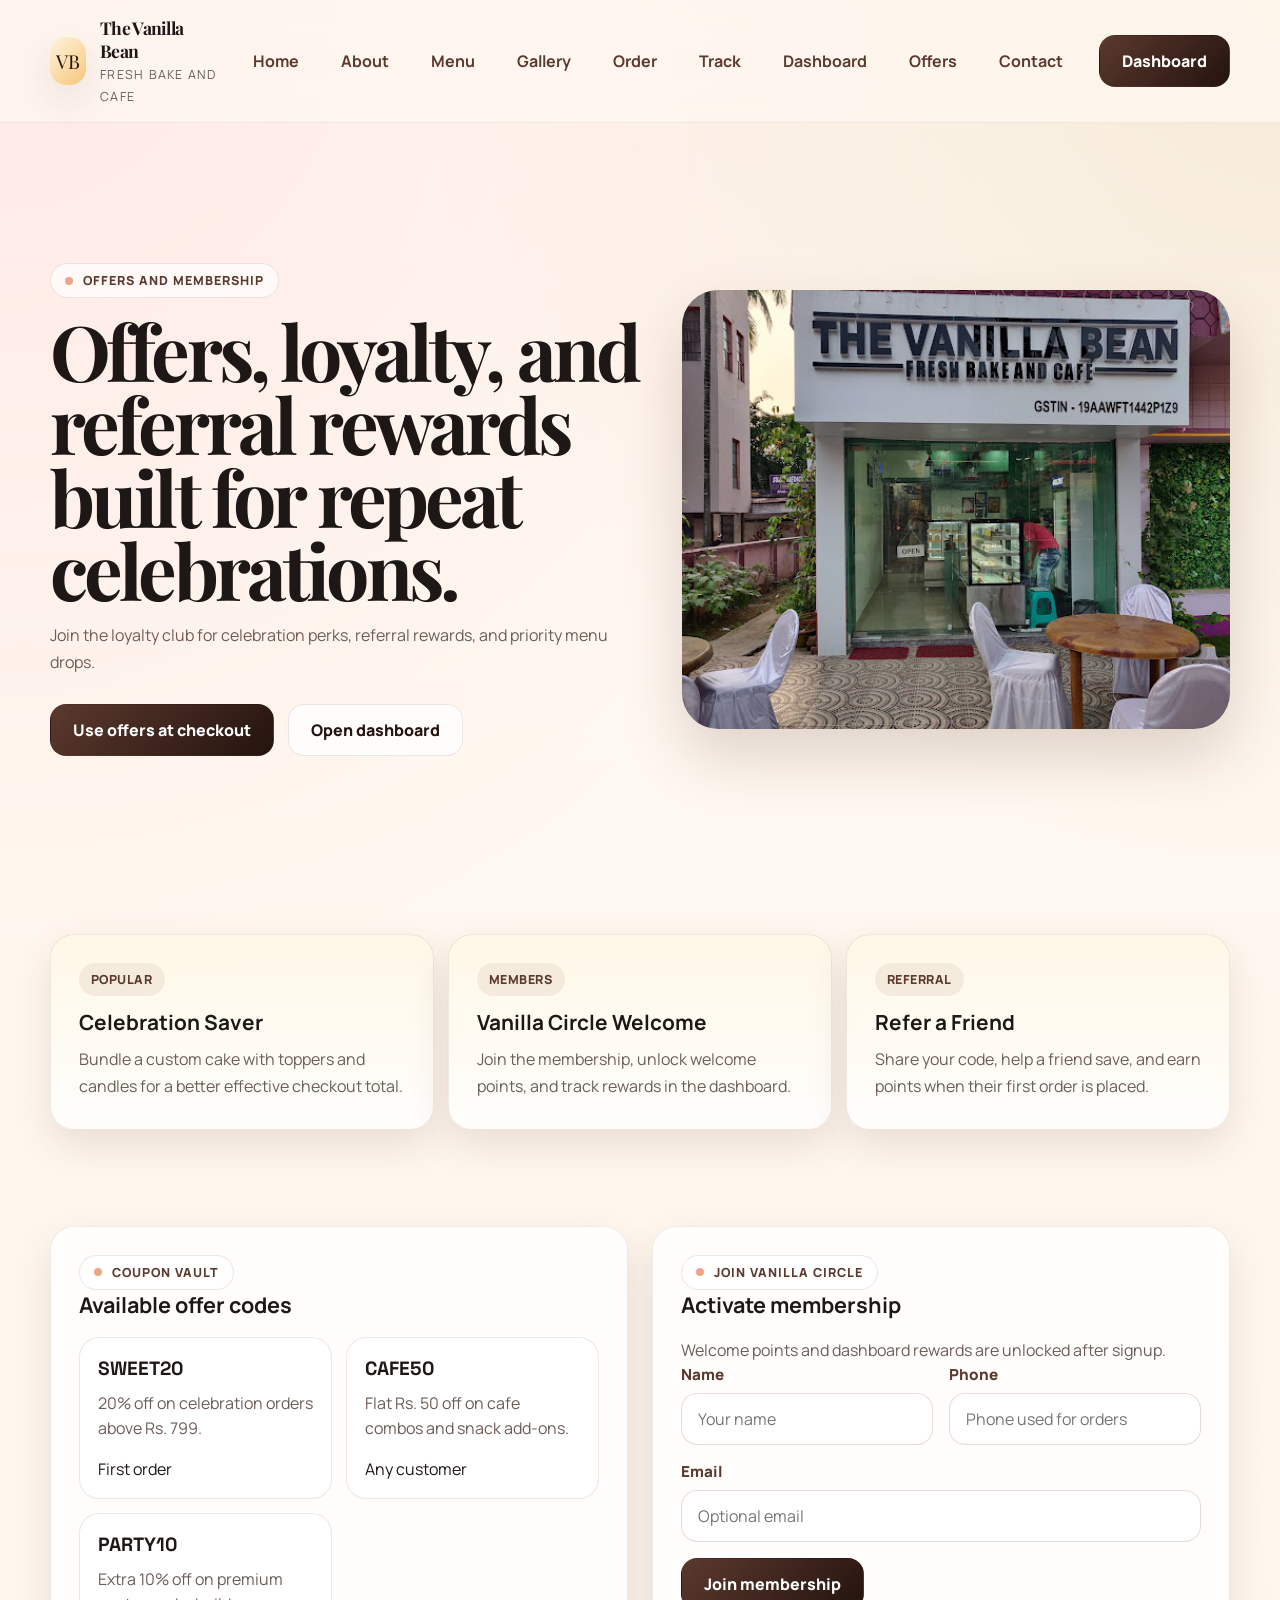
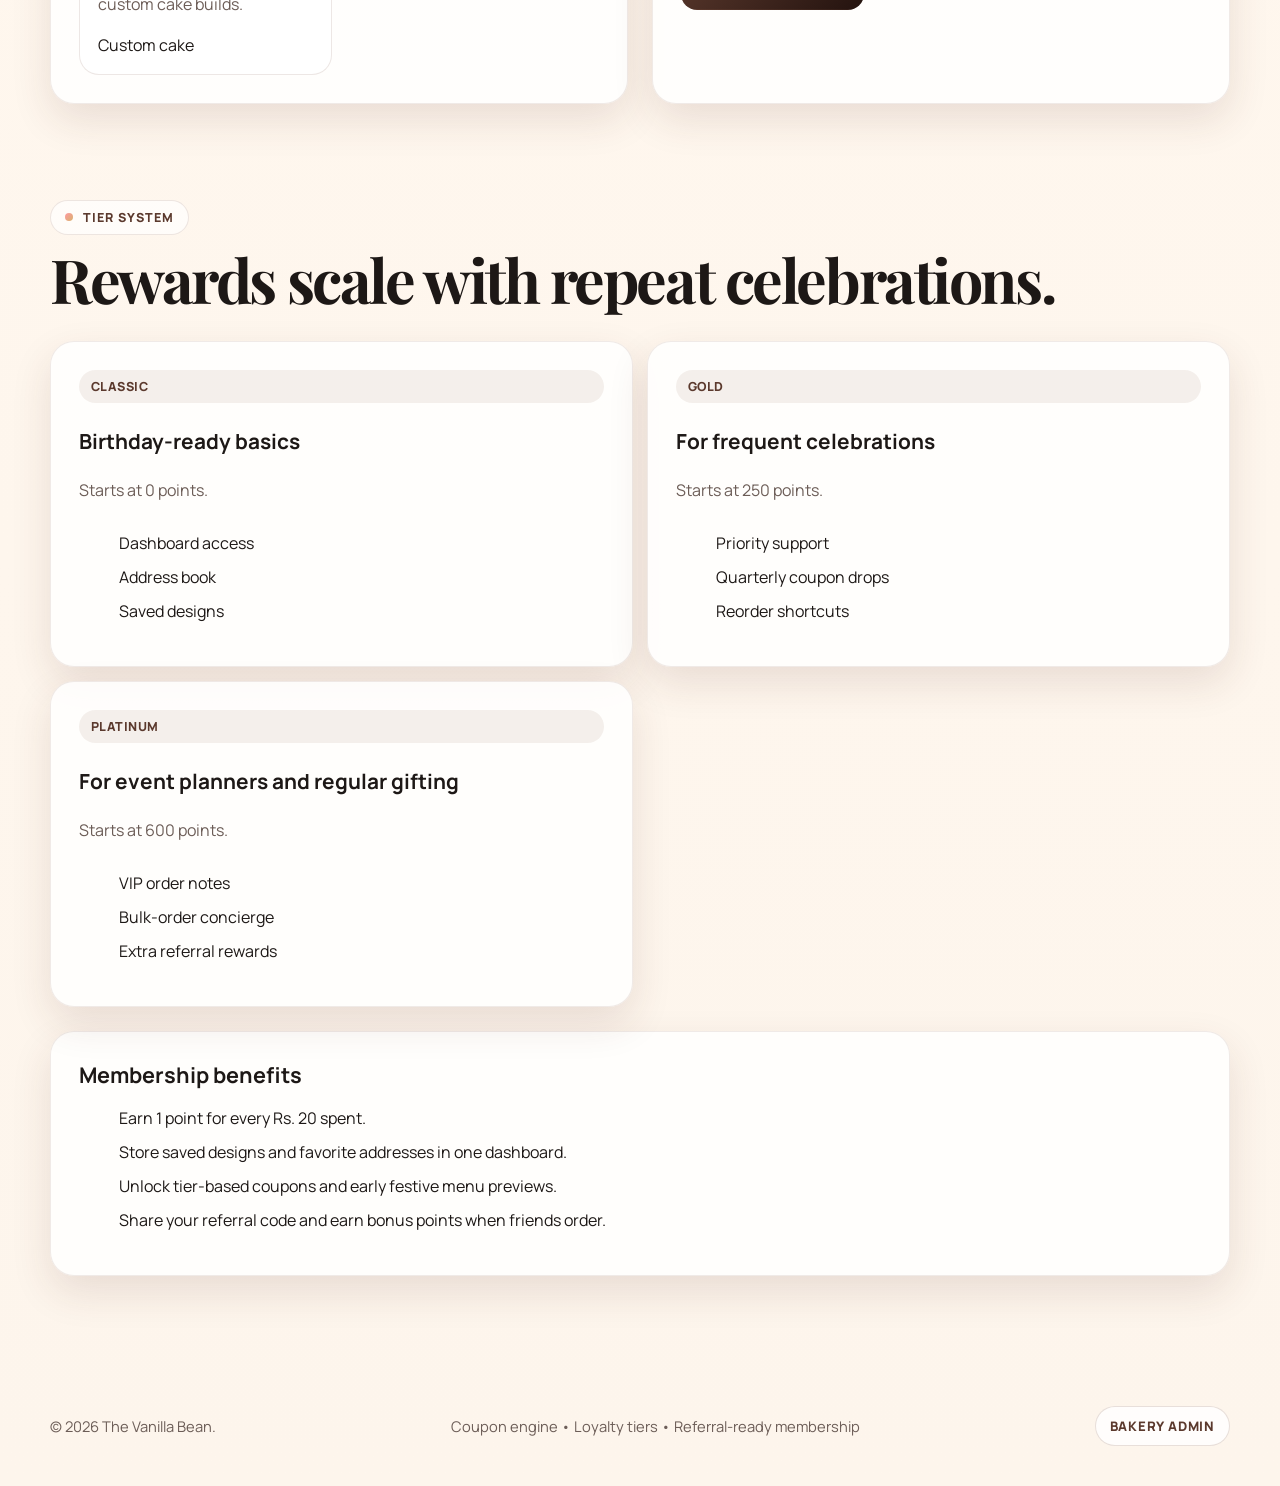
<file: offers/index.html>
<!DOCTYPE html>
<html lang="en" data-site-root="..">
  <head>
    <meta charset="UTF-8">
    <meta name="viewport" content="width=device-width, initial-scale=1.0">
    <title>Offers and Membership | The Vanilla Bean</title>
    <meta name="description" content="Explore coupons, loyalty tiers, and Vanilla Circle membership benefits at The Vanilla Bean.">
    <link rel="preconnect" href="https://fonts.googleapis.com">
    <link rel="preconnect" href="https://fonts.gstatic.com" crossorigin>
    <link
      href="https://fonts.googleapis.com/css2?family=Manrope:wght@400;500;700;800&family=Playfair+Display:wght@600;700;800&family=Space+Grotesk:wght@500;700&display=swap"
      rel="stylesheet"
    >
    <link rel="stylesheet" href="../public/css/styles.css?v=20260329b">
  </head>
  <body>
    <header class="site-header">
      <div class="page-shell">
        <a class="brand-mark" href="../index.html">
          <div class="brand-mark__seal">VB</div>
          <div class="brand-mark__text">
            <strong data-brand-name>The Vanilla Bean</strong>
            <span data-brand-tagline>Fresh Bake and Cafe</span>
          </div>
        </a>
        <nav class="site-nav" data-site-nav>
          <a href="../index.html" data-nav-link>Home</a>
          <a href="../about/index.html" data-nav-link>About</a>
          <a href="../menu/index.html" data-nav-link>Menu</a>
          <a href="../gallery/index.html" data-nav-link>Gallery</a>
          <a href="../order/index.html" data-nav-link>Order</a>
          <a href="../track/index.html" data-nav-link>Track</a>
          <a href="../dashboard/index.html" data-nav-link>Dashboard</a>
          <a href="../offers/index.html" data-nav-link>Offers</a>
          <a href="../contact/index.html" data-nav-link>Contact</a>
        </nav>
        <div class="nav-actions">
          <a class="button button-primary" href="../dashboard/index.html">Dashboard</a>
          <button class="nav-toggle" type="button" data-nav-toggle>Menu</button>
        </div>
      </div>
    </header>

    <main>
      <section class="section">
        <div class="page-shell page-hero">
          <div class="page-hero__copy" data-reveal>
            <span class="eyebrow">Offers and Membership</span>
            <h1 data-offers-headline>Offers, loyalty, and referral rewards built for repeat celebrations.</h1>
            <p class="lead-copy" data-membership-copy>
              Join Vanilla Circle, collect loyalty points, and keep every celebration easier to reorder.
            </p>
            <div class="button-row">
              <a class="button button-primary" href="../order/index.html">Use offers at checkout</a>
              <a class="button button-secondary" href="../dashboard/index.html">Open dashboard</a>
            </div>
          </div>
          <div class="page-hero__visual" data-reveal>
            <img src="../public/images/storefront-day.jpeg" alt="The Vanilla Bean storefront">
          </div>
        </div>
      </section>

      <section class="section compact">
        <div class="page-shell">
          <div class="card-grid card-grid--offers" data-offer-cards></div>
        </div>
      </section>

      <section class="section compact">
        <div class="page-shell dashboard-grid">
          <article class="summary-card">
            <span class="eyebrow">Coupon vault</span>
            <h3>Available offer codes</h3>
            <div class="coupon-grid" data-coupon-grid></div>
          </article>
          <article class="summary-card">
            <span class="eyebrow">Join Vanilla Circle</span>
            <h3>Activate membership</h3>
            <p class="lead-copy">Welcome points and dashboard rewards are unlocked after signup.</p>
            <form class="field-grid" data-membership-form>
              <div class="field">
                <label for="member-name">Name</label>
                <input id="member-name" name="name" type="text" placeholder="Your name">
              </div>
              <div class="field">
                <label for="member-phone">Phone</label>
                <input id="member-phone" name="phone" type="tel" placeholder="Phone used for orders">
              </div>
              <div class="field" style="grid-column: 1 / -1;">
                <label for="member-email">Email</label>
                <input id="member-email" name="email" type="email" placeholder="Optional email">
              </div>
              <div class="field dashboard-field-end" style="grid-column: 1 / -1;">
                <button class="button button-primary" type="submit">Join membership</button>
              </div>
            </form>
            <div class="info-strip hidden" data-membership-strip>
              <strong data-membership-strip-title>Membership active</strong>
              <span data-membership-strip-copy>Welcome points were added successfully.</span>
            </div>
          </article>
        </div>
      </section>

      <section class="section compact">
        <div class="page-shell">
          <div class="section-heading">
            <div>
              <span class="eyebrow">Tier system</span>
              <h2>Rewards scale with repeat celebrations.</h2>
            </div>
          </div>
          <div class="tier-grid" data-tier-grid></div>
          <div class="summary-card" style="margin-top: 24px;">
            <h3>Membership benefits</h3>
            <ul class="admin-list" data-membership-benefits></ul>
          </div>
        </div>
      </section>
    </main>

    <footer class="footer">
      <div class="page-shell">
        <div class="footer-note">
          <span>© <span data-year></span> The Vanilla Bean.</span>
          <span>Coupon engine • Loyalty tiers • Referral-ready membership</span>
        </div>
      </div>
    </footer>

    <script defer src="../public/js/data.js?v=20260329b"></script>
    <script defer src="../public/js/shared.js?v=20260329b"></script>
    <script defer src="../public/js/store.js?v=20260329b"></script>
    <script defer src="../public/js/offers-page.js"></script>
  </body>
</html>
</file>
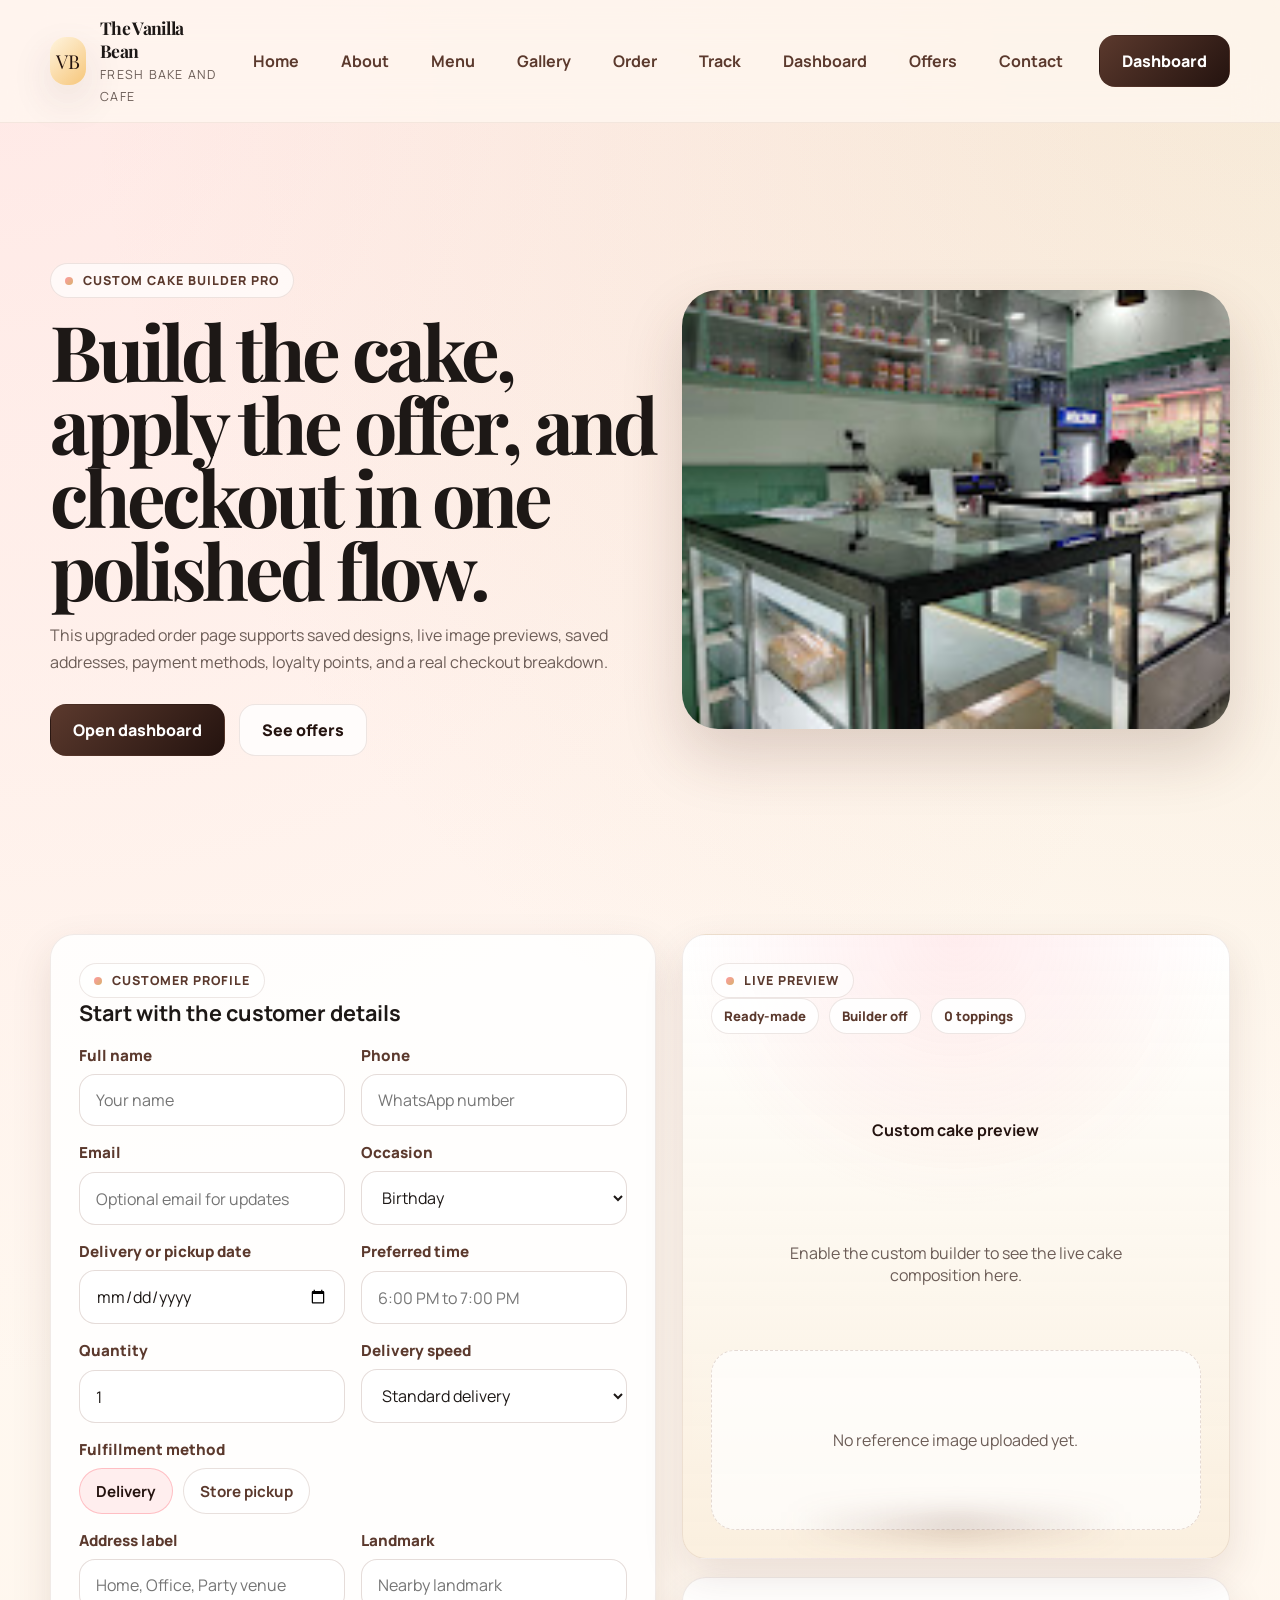
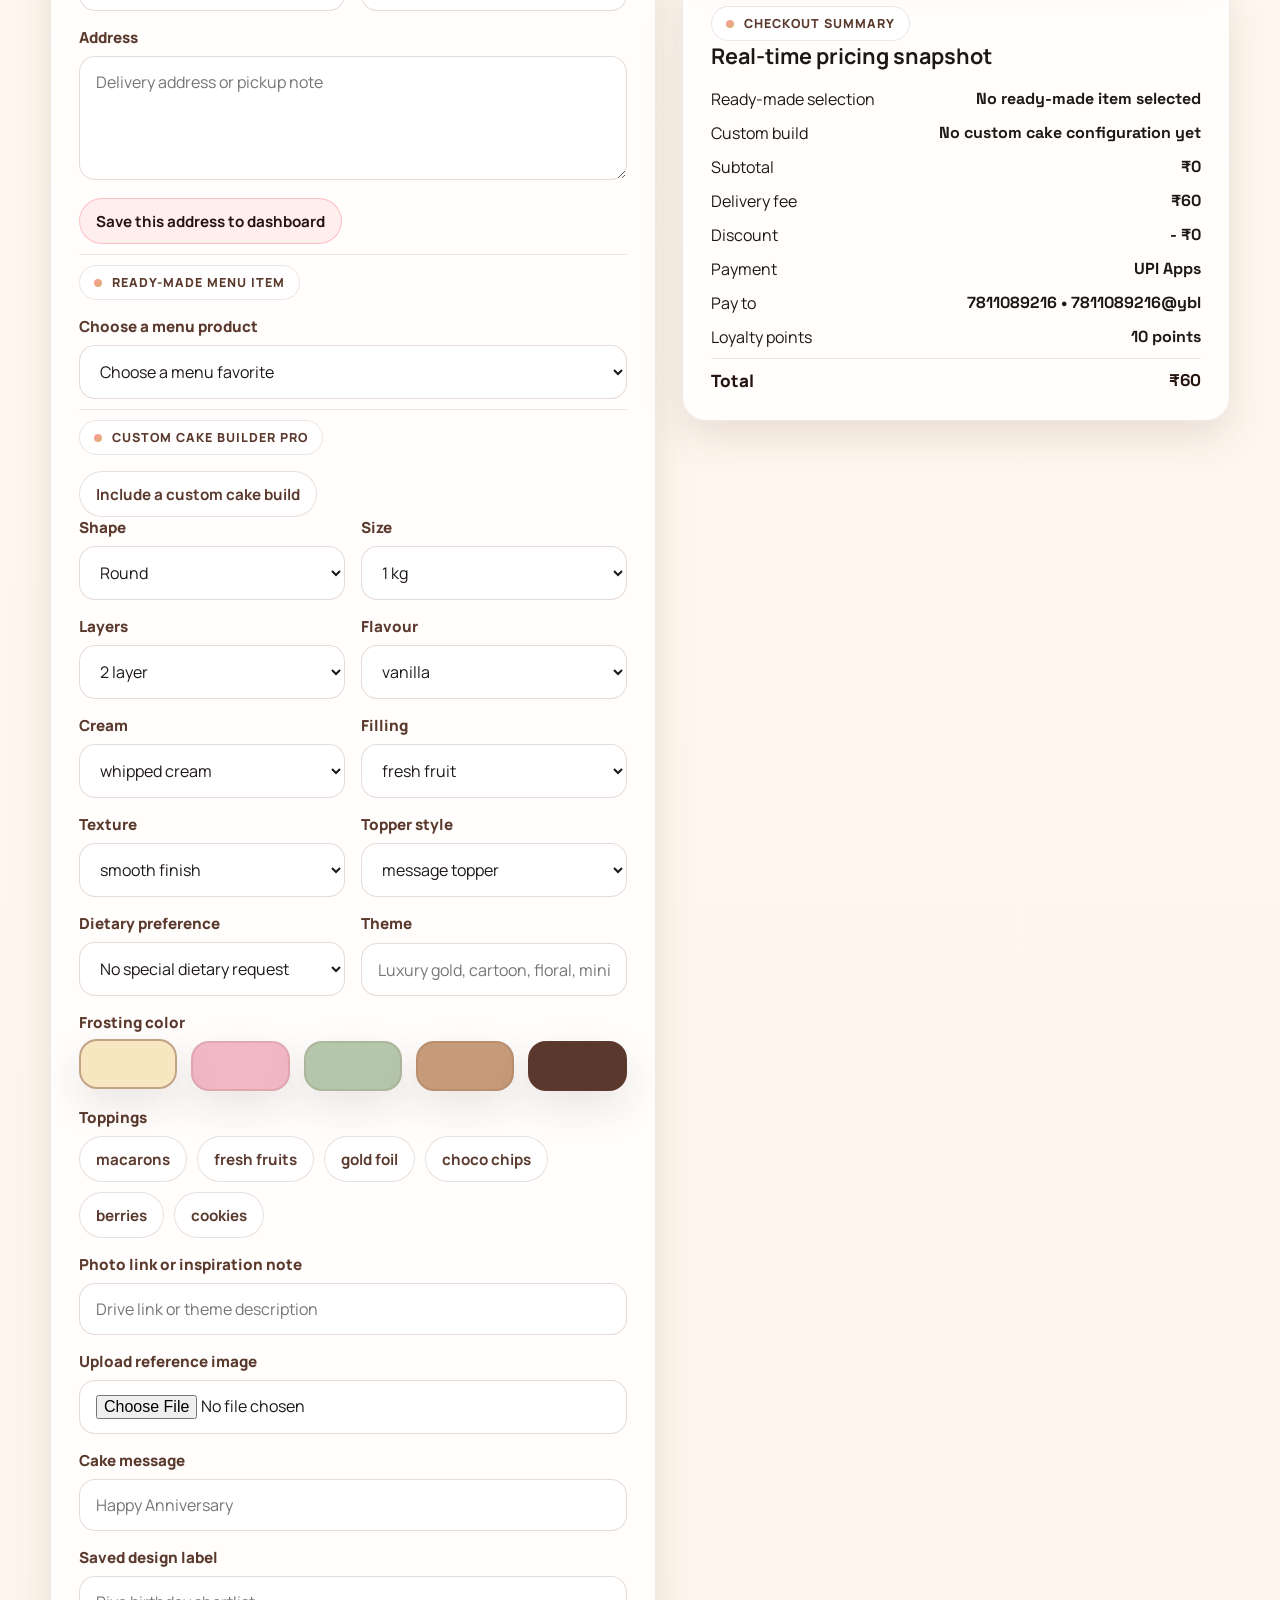
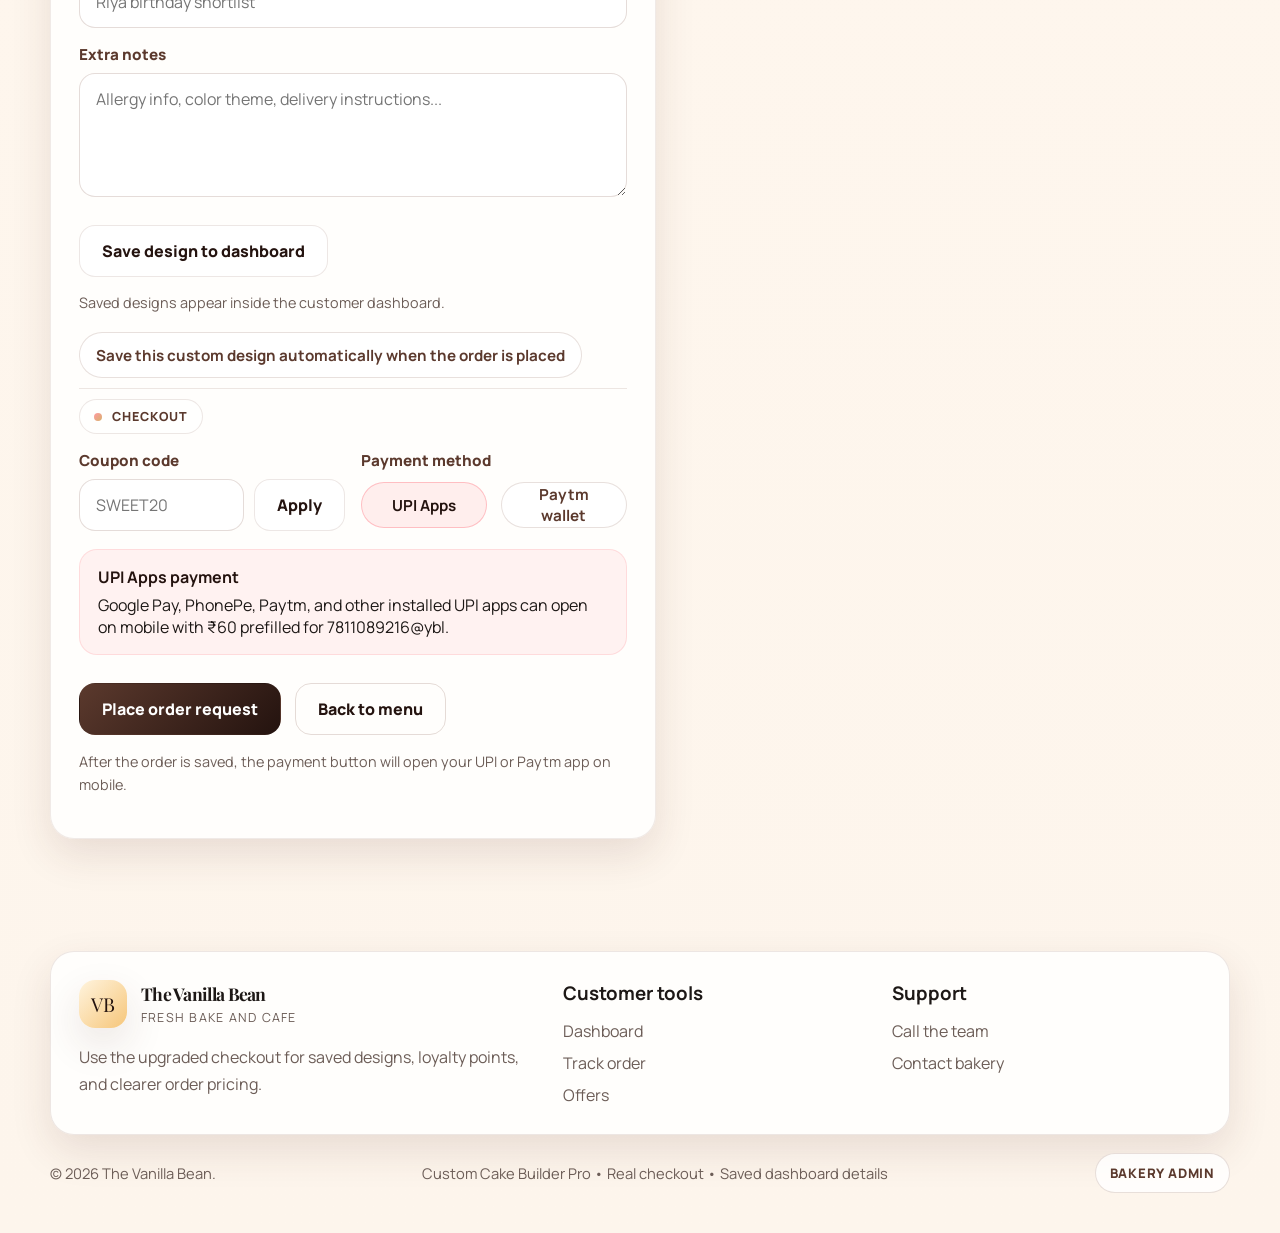
<file: order/index.html>
<!DOCTYPE html>
<html lang="en" data-site-root="..">
  <head>
    <meta charset="UTF-8">
    <meta name="viewport" content="width=device-width, initial-scale=1.0">
    <title>Order Online | The Vanilla Bean</title>
    <meta
      name="description"
      content="Build a custom cake, apply offers, save addresses, and checkout online at The Vanilla Bean."
    >
    <link rel="preconnect" href="https://fonts.googleapis.com">
    <link rel="preconnect" href="https://fonts.gstatic.com" crossorigin>
    <link
      href="https://fonts.googleapis.com/css2?family=Manrope:wght@400;500;700;800&family=Playfair+Display:wght@600;700;800&family=Space+Grotesk:wght@500;700&display=swap"
      rel="stylesheet"
    >
    <link rel="stylesheet" href="../public/css/styles.css?v=20260329b">
  </head>
  <body>
    <header class="site-header">
      <div class="page-shell">
        <a class="brand-mark" href="../index.html">
          <div class="brand-mark__seal">VB</div>
          <div class="brand-mark__text">
            <strong data-brand-name>The Vanilla Bean</strong>
            <span data-brand-tagline>Fresh Bake and Cafe</span>
          </div>
        </a>
        <nav class="site-nav" data-site-nav>
          <a href="../index.html" data-nav-link>Home</a>
          <a href="../about/index.html" data-nav-link>About</a>
          <a href="../menu/index.html" data-nav-link>Menu</a>
          <a href="../gallery/index.html" data-nav-link>Gallery</a>
          <a href="../order/index.html" data-nav-link>Order</a>
          <a href="../track/index.html" data-nav-link>Track</a>
          <a href="../dashboard/index.html" data-nav-link>Dashboard</a>
          <a href="../offers/index.html" data-nav-link>Offers</a>
          <a href="../contact/index.html" data-nav-link>Contact</a>
        </nav>
        <div class="nav-actions">
          <a class="button button-primary" href="../dashboard/index.html">Dashboard</a>
          <button class="nav-toggle" type="button" data-nav-toggle>Menu</button>
        </div>
      </div>
    </header>

    <main>
      <section class="section">
        <div class="page-shell page-hero">
          <div class="page-hero__copy" data-reveal>
            <span class="eyebrow">Custom Cake Builder Pro</span>
            <h1>Build the cake, apply the offer, and checkout in one polished flow.</h1>
            <p class="lead-copy">
              This upgraded order page supports saved designs, live image previews, saved
              addresses, payment methods, loyalty points, and a real checkout breakdown.
            </p>
            <div class="button-row">
              <a class="button button-primary" href="../dashboard/index.html">Open dashboard</a>
              <a class="button button-secondary" href="../offers/index.html">See offers</a>
            </div>
          </div>
          <div class="page-hero__visual" data-reveal>
            <img src="../public/images/display-counter.jpeg" alt="Bakery display counter">
          </div>
        </div>
      </section>

      <section class="section compact">
        <div class="page-shell order-layout order-layout--pro">
          <form class="form-card" data-order-form data-reveal>
            <span class="eyebrow">Customer profile</span>
            <h3>Start with the customer details</h3>

            <div class="field-grid">
              <div class="field">
                <label for="customer-name">Full name</label>
                <input id="customer-name" name="customerName" type="text" required placeholder="Your name">
              </div>

              <div class="field">
                <label for="customer-phone">Phone</label>
                <input id="customer-phone" name="phone" type="tel" required placeholder="WhatsApp number">
              </div>

              <div class="field">
                <label for="customer-email">Email</label>
                <input id="customer-email" name="email" type="email" placeholder="Optional email for updates">
              </div>

              <div class="field">
                <label for="occasion">Occasion</label>
                <select id="occasion" name="occasion">
                  <option>Birthday</option>
                  <option>Anniversary</option>
                  <option>Wedding</option>
                  <option>Corporate</option>
                  <option>General</option>
                </select>
              </div>

              <div class="field">
                <label for="delivery-date">Delivery or pickup date</label>
                <input id="delivery-date" name="deliveryDate" type="date" required>
              </div>

              <div class="field">
                <label for="time-slot">Preferred time</label>
                <input id="time-slot" name="timeSlot" type="text" placeholder="6:00 PM to 7:00 PM">
              </div>

              <div class="field">
                <label for="quantity">Quantity</label>
                <input id="quantity" name="quantity" type="number" min="1" value="1">
              </div>

              <div class="field">
                <label for="delivery-speed">Delivery speed</label>
                <select id="delivery-speed" name="deliverySpeed">
                  <option value="delivery">Standard delivery</option>
                  <option value="express">Express delivery</option>
                  <option value="midnight">Midnight delivery</option>
                </select>
              </div>

              <div class="field" style="grid-column: 1 / -1;">
                <label>Fulfillment method</label>
                <div class="check-row">
                  <label class="check-pill">
                    <input type="radio" name="fulfillmentMethod" value="delivery" checked>
                    <span>Delivery</span>
                  </label>
                  <label class="check-pill">
                    <input type="radio" name="fulfillmentMethod" value="pickup">
                    <span>Store pickup</span>
                  </label>
                </div>
              </div>

              <div class="field">
                <label for="address-label">Address label</label>
                <input id="address-label" name="addressLabel" type="text" placeholder="Home, Office, Party venue">
              </div>

              <div class="field">
                <label for="landmark">Landmark</label>
                <input id="landmark" name="landmark" type="text" placeholder="Nearby landmark">
              </div>

              <div class="field" style="grid-column: 1 / -1;">
                <label for="address">Address</label>
                <textarea id="address" name="address" placeholder="Delivery address or pickup note"></textarea>
              </div>
            </div>

            <div class="info-strip hidden" data-customer-strip>
              <strong data-customer-strip-title>Welcome back</strong>
              <span data-customer-strip-copy>Saved dashboard details are ready to reuse.</span>
            </div>

            <div class="chip-row hidden" data-address-suggestions></div>

            <div class="field" style="margin-top: 18px;">
              <label class="check-pill" style="max-width: max-content;">
                <input type="checkbox" name="saveAddress" checked>
                <span>Save this address to dashboard</span>
              </label>
            </div>

            <div class="divider"></div>

            <span class="eyebrow">Ready-made menu item</span>
            <div class="field" style="margin-top: 16px;">
              <label for="item-id">Choose a menu product</label>
              <select id="item-id" name="itemId"></select>
            </div>

            <div class="divider"></div>

            <span class="eyebrow">Custom Cake Builder Pro</span>
            <div class="field" style="margin-top: 16px;">
              <label class="check-pill" style="max-width: max-content;">
                <input type="checkbox" name="includeCustomCake">
                <span>Include a custom cake build</span>
              </label>
            </div>

            <div class="field-grid">
              <div class="field">
                <label for="shape">Shape</label>
                <select id="shape" name="shape"></select>
              </div>

              <div class="field">
                <label for="size">Size</label>
                <select id="size" name="size">
                  <option>0.5 kg</option>
                  <option selected>1 kg</option>
                  <option>1.5 kg</option>
                  <option>2 kg</option>
                </select>
              </div>

              <div class="field">
                <label for="layers">Layers</label>
                <select id="layers" name="layers"></select>
              </div>

              <div class="field">
                <label for="flavour">Flavour</label>
                <select id="flavour" name="flavour"></select>
              </div>

              <div class="field">
                <label for="cream">Cream</label>
                <select id="cream" name="cream"></select>
              </div>

              <div class="field">
                <label for="filling">Filling</label>
                <select id="filling" name="filling"></select>
              </div>

              <div class="field">
                <label for="texture">Texture</label>
                <select id="texture" name="texture"></select>
              </div>

              <div class="field">
                <label for="topper">Topper style</label>
                <select id="topper" name="topper"></select>
              </div>

              <div class="field">
                <label for="dietary">Dietary preference</label>
                <select id="dietary" name="dietary"></select>
              </div>

              <div class="field">
                <label for="theme">Theme</label>
                <input id="theme" name="theme" type="text" placeholder="Luxury gold, cartoon, floral, minimal">
              </div>

              <div class="field" style="grid-column: 1 / -1;">
                <label>Frosting color</label>
                <div class="color-options" data-color-options></div>
                <input type="hidden" name="frostingColor" value="#f7e7c1">
              </div>

              <div class="field" style="grid-column: 1 / -1;">
                <label>Toppings</label>
                <div class="check-row" data-topping-options></div>
              </div>

              <div class="field" style="grid-column: 1 / -1;">
                <label for="photo-reference">Photo link or inspiration note</label>
                <input id="photo-reference" name="photoReference" type="text" placeholder="Drive link or theme description">
              </div>

              <div class="field" style="grid-column: 1 / -1;">
                <label for="reference-upload">Upload reference image</label>
                <input id="reference-upload" name="referenceUpload" type="file" accept="image/*">
              </div>

              <div class="field" style="grid-column: 1 / -1;">
                <label for="cake-message">Cake message</label>
                <input id="cake-message" name="cakeMessage" type="text" placeholder="Happy Anniversary">
              </div>

              <div class="field" style="grid-column: 1 / -1;">
                <label for="design-label">Saved design label</label>
                <input id="design-label" name="designLabel" type="text" placeholder="Riya birthday shortlist">
              </div>

              <div class="field" style="grid-column: 1 / -1;">
                <label for="order-notes">Extra notes</label>
                <textarea id="order-notes" name="notes" placeholder="Allergy info, color theme, delivery instructions..."></textarea>
              </div>
            </div>

            <div class="button-row">
              <button class="button button-secondary" type="button" data-save-design-button>Save design to dashboard</button>
              <span class="helper" data-save-design-status>Saved designs appear inside the customer dashboard.</span>
            </div>

            <div class="field" style="margin-top: 18px;">
              <label class="check-pill" style="max-width: max-content;">
                <input type="checkbox" name="saveDesignOnCheckout">
                <span>Save this custom design automatically when the order is placed</span>
              </label>
            </div>

            <div class="chip-row hidden" data-design-suggestions></div>
            <input type="hidden" name="savedDesignId" value="">
            <input type="hidden" name="referenceImage" value="">

            <div class="divider"></div>

            <span class="eyebrow">Checkout</span>
            <div class="field-grid" style="margin-top: 16px;">
              <div class="field">
                <label for="coupon-code">Coupon code</label>
                <div class="inline-action">
                  <input id="coupon-code" name="couponCode" type="text" placeholder="SWEET20">
                  <button class="button button-secondary" type="button" data-apply-coupon>Apply</button>
                </div>
              </div>

              <div class="field">
                <label>Payment method</label>
                <div class="payment-options" data-payment-options></div>
              </div>
            </div>

            <div class="info-strip hidden" data-coupon-strip>
              <strong data-coupon-title>Coupon applied</strong>
              <span data-coupon-copy>SWEET20 is active on this checkout.</span>
            </div>

            <div class="info-strip" data-payment-strip>
              <strong data-payment-title>Mobile UPI payment</strong>
              <span data-payment-copy>
                UPI apps will open on mobile with the final amount prefilled for 7811089216@ybl.
              </span>
            </div>

            <div class="button-row">
              <button class="button button-primary" type="submit">Place order request</button>
              <a class="button button-ghost" href="../menu/index.html">Back to menu</a>
            </div>
            <p class="helper" data-submit-status>
              After the order is saved, the payment button will open your UPI or Paytm app on mobile.
            </p>
          </form>

          <aside class="builder-preview" data-reveal>
            <article class="summary-card cake-stage cake-stage--checkout">
              <span class="eyebrow">Live preview</span>
              <div class="preview-badges">
                <span class="preview-badge" data-live-shape>Round</span>
                <span class="preview-badge" data-live-theme>Minimal</span>
                <span class="preview-badge" data-live-toppings>0 toppings</span>
              </div>
              <div class="cake-visual" data-cake-visual data-shape="round"></div>

              <div class="reference-preview" data-reference-preview>
                <span>No reference image uploaded yet.</span>
              </div>
            </article>

            <article class="summary-card">
              <span class="eyebrow">Checkout summary</span>
              <h3>Real-time pricing snapshot</h3>
              <div class="summary-list">
                <div class="summary-row">
                  <span>Ready-made selection</span>
                  <span data-summary-item>No ready-made item selected</span>
                </div>
                <div class="summary-row">
                  <span>Custom build</span>
                  <span data-summary-custom>No custom cake configuration yet</span>
                </div>
                <div class="summary-row">
                  <span>Subtotal</span>
                  <span data-summary-subtotal>Rs. 0</span>
                </div>
                <div class="summary-row">
                  <span>Delivery fee</span>
                  <span data-summary-delivery>Rs. 0</span>
                </div>
                <div class="summary-row">
                  <span>Discount</span>
                  <span data-summary-discount>Rs. 0</span>
                </div>
                <div class="summary-row">
                  <span>Payment</span>
                  <span data-summary-payment>UPI</span>
                </div>
                <div class="summary-row">
                  <span>Pay to</span>
                  <span data-summary-payee>7811089216 • 7811089216@ybl</span>
                </div>
                <div class="summary-row">
                  <span>Loyalty points</span>
                  <span data-summary-points>10 points</span>
                </div>
              </div>
              <div class="divider"></div>
              <div class="summary-row summary-row--strong">
                <span>Total</span>
                <span data-summary-total>Rs. 0</span>
              </div>
            </article>

            <article class="summary-card hidden" data-success-panel>
              <span class="eyebrow">Success</span>
              <h3>Your order request is saved.</h3>
              <p class="lead-copy">
                Tracking ID:
                <strong data-tracking-id>TVB-000000-0000</strong>
              </p>
              <div class="summary-list">
                <div class="summary-row">
                  <span>Points earned</span>
                  <span data-earned-points>0 points</span>
                </div>
                <div class="summary-row">
                  <span>Payment destination</span>
                  <span data-payment-destination>7811089216 • 7811089216@ybl</span>
                </div>
              </div>
              <div class="button-row">
                <a class="button button-primary hidden" href="#" data-payment-link>Open payment app</a>
                <a class="button button-ghost hidden" href="#" data-payment-copy-link>Copy UPI ID</a>
                <a class="button button-primary" href="../track/index.html" data-track-link>Track this order</a>
                <a class="button button-secondary" href="../dashboard/index.html" data-dashboard-link>Open dashboard</a>
              </div>
              <p class="helper hidden" data-payment-help>
                If no app opens, use any UPI app and pay the same amount to 7811089216@ybl.
              </p>
            </article>
          </aside>
        </div>
      </section>
    </main>

    <footer class="footer">
      <div class="page-shell">
        <div class="footer-card panel">
          <div>
            <div class="brand-mark">
              <div class="brand-mark__seal">VB</div>
              <div class="brand-mark__text">
                <strong data-brand-name>The Vanilla Bean</strong>
                <span data-brand-tagline>Fresh Bake and Cafe</span>
              </div>
            </div>
            <p class="lead-copy" style="margin-top: 16px;">
              Use the upgraded checkout for saved designs, loyalty points, and clearer order pricing.
            </p>
          </div>
          <div>
            <h3>Customer tools</h3>
            <div class="footer-links">
              <a href="../dashboard/index.html">Dashboard</a>
              <a href="../track/index.html">Track order</a>
              <a href="../offers/index.html">Offers</a>
            </div>
          </div>
          <div>
            <h3>Support</h3>
            <div class="meta-list">
              <a data-phone-link href="tel:+919036418049">Call the team</a>
              <a href="../contact/index.html">Contact bakery</a>
            </div>
          </div>
        </div>
        <div class="footer-note">
          <span>© <span data-year></span> The Vanilla Bean.</span>
          <span>Custom Cake Builder Pro • Real checkout • Saved dashboard details</span>
        </div>
      </div>
    </footer>

    <script defer src="../public/js/data.js?v=20260329b"></script>
    <script defer src="../public/js/shared.js?v=20260329b"></script>
    <script defer src="../public/js/store.js?v=20260329b"></script>
    <script defer src="../public/js/order-page.js?v=20260329b"></script>
  </body>
</html>
</file>
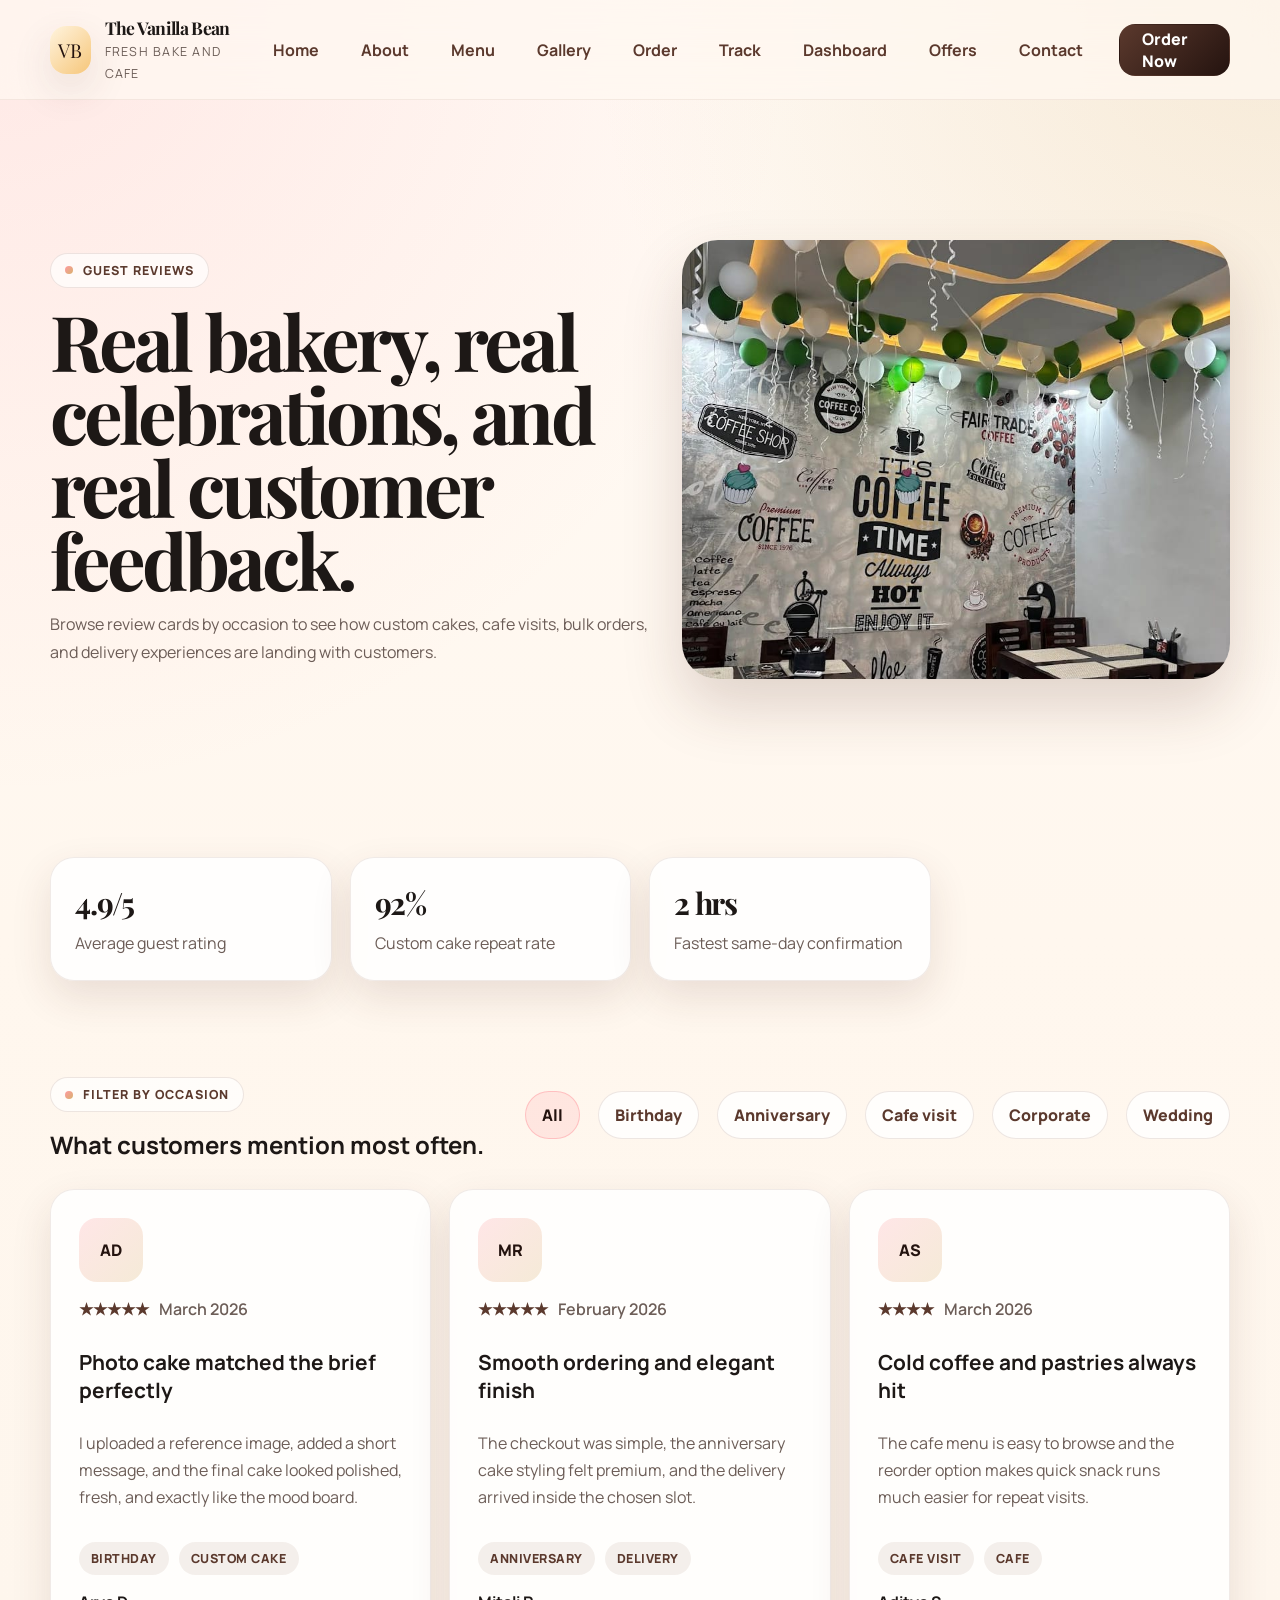
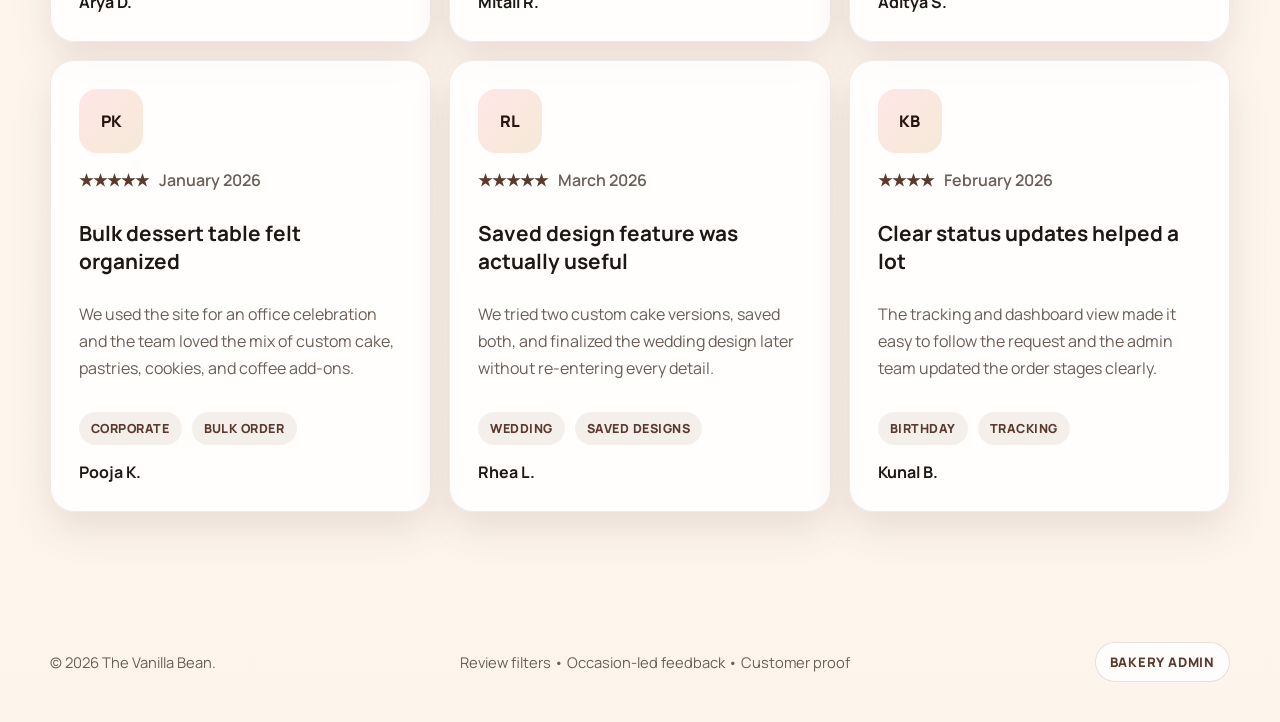
<file: reviews/index.html>
<!DOCTYPE html>
<html lang="en" data-site-root="..">
  <head>
    <meta charset="UTF-8">
    <meta name="viewport" content="width=device-width, initial-scale=1.0">
    <title>Reviews | The Vanilla Bean</title>
    <meta name="description" content="Read customer reviews for The Vanilla Bean bakery, custom cakes, and cafe experience.">
    <link rel="preconnect" href="https://fonts.googleapis.com">
    <link rel="preconnect" href="https://fonts.gstatic.com" crossorigin>
    <link
      href="https://fonts.googleapis.com/css2?family=Manrope:wght@400;500;700;800&family=Playfair+Display:wght@600;700;800&family=Space+Grotesk:wght@500;700&display=swap"
      rel="stylesheet"
    >
    <link rel="stylesheet" href="../public/css/styles.css?v=20260329b">
  </head>
  <body>
    <header class="site-header">
      <div class="page-shell">
        <a class="brand-mark" href="../index.html">
          <div class="brand-mark__seal">VB</div>
          <div class="brand-mark__text">
            <strong data-brand-name>The Vanilla Bean</strong>
            <span data-brand-tagline>Fresh Bake and Cafe</span>
          </div>
        </a>
        <nav class="site-nav" data-site-nav>
          <a href="../index.html" data-nav-link>Home</a>
          <a href="../about/index.html" data-nav-link>About</a>
          <a href="../menu/index.html" data-nav-link>Menu</a>
          <a href="../gallery/index.html" data-nav-link>Gallery</a>
          <a href="../order/index.html" data-nav-link>Order</a>
          <a href="../track/index.html" data-nav-link>Track</a>
          <a href="../dashboard/index.html" data-nav-link>Dashboard</a>
          <a href="../offers/index.html" data-nav-link>Offers</a>
          <a href="../contact/index.html" data-nav-link>Contact</a>
        </nav>
        <div class="nav-actions">
          <a class="button button-primary" href="../order/index.html">Order Now</a>
          <button class="nav-toggle" type="button" data-nav-toggle>Menu</button>
        </div>
      </div>
    </header>

    <main>
      <section class="section">
        <div class="page-shell page-hero">
          <div class="page-hero__copy" data-reveal>
            <span class="eyebrow">Guest Reviews</span>
            <h1>Real bakery, real celebrations, and real customer feedback.</h1>
            <p class="lead-copy">
              Browse review cards by occasion to see how custom cakes, cafe visits, bulk orders,
              and delivery experiences are landing with customers.
            </p>
          </div>
          <div class="page-hero__visual" data-reveal>
            <img src="../public/images/interior-celebration.jpeg" alt="Interior of The Vanilla Bean">
          </div>
        </div>
      </section>

      <section class="section compact">
        <div class="page-shell">
          <div class="metric-grid" data-review-stats></div>
        </div>
      </section>

      <section class="section compact">
        <div class="page-shell">
          <div class="menu-toolbar">
            <div>
              <span class="eyebrow">Filter by occasion</span>
              <h2 style="margin: 16px 0 0;">What customers mention most often.</h2>
            </div>
            <div class="chip-row" data-review-filters></div>
          </div>
          <div class="review-grid review-grid--expanded" data-review-grid></div>
        </div>
      </section>
    </main>

    <footer class="footer">
      <div class="page-shell">
        <div class="footer-note">
          <span>© <span data-year></span> The Vanilla Bean.</span>
          <span>Review filters • Occasion-led feedback • Customer proof</span>
        </div>
      </div>
    </footer>

    <script defer src="../public/js/data.js?v=20260329b"></script>
    <script defer src="../public/js/shared.js?v=20260329b"></script>
    <script defer src="../public/js/store.js?v=20260329b"></script>
    <script defer src="../public/js/reviews-page.js"></script>
  </body>
</html>
</file>
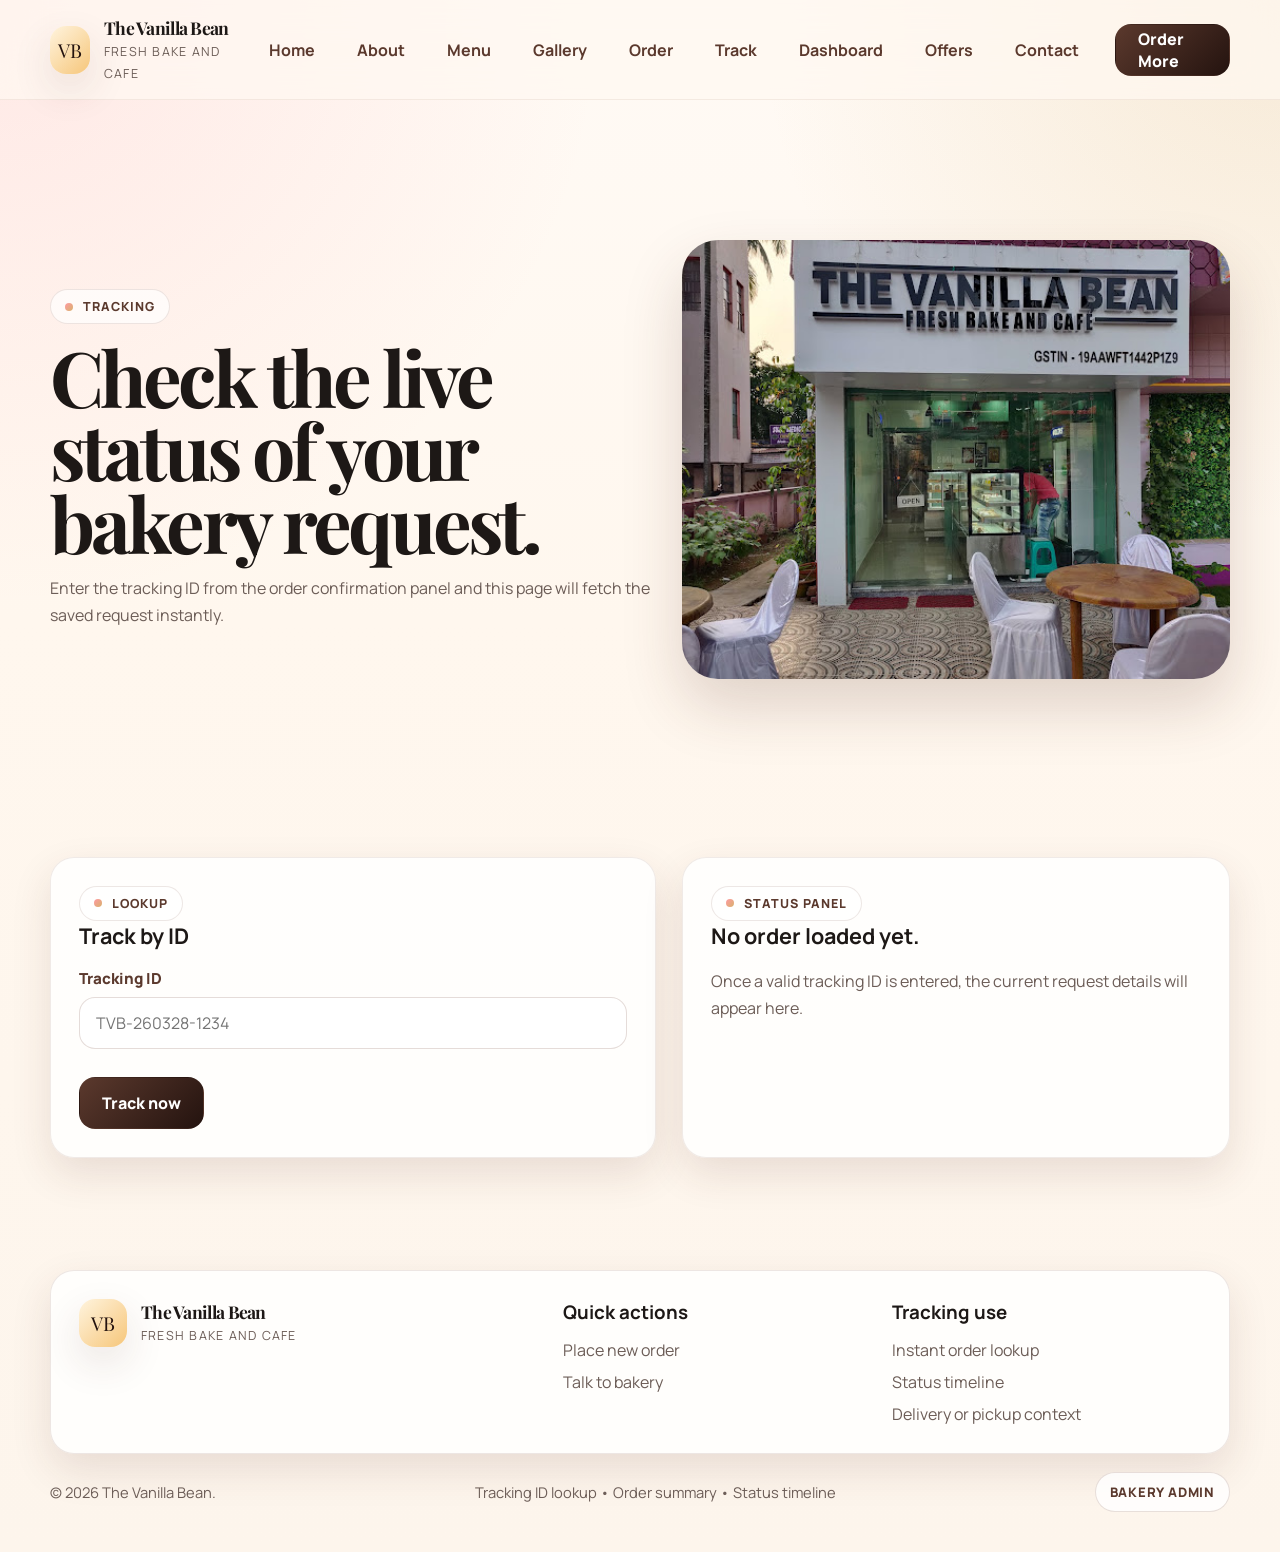
<file: track/index.html>
<!DOCTYPE html>
<html lang="en" data-site-root="..">
  <head>
    <meta charset="UTF-8">
    <meta name="viewport" content="width=device-width, initial-scale=1.0">
    <title>Track Order | The Vanilla Bean</title>
    <meta name="description" content="Track your The Vanilla Bean order request using the tracking ID generated at checkout.">
    <link rel="preconnect" href="https://fonts.googleapis.com">
    <link rel="preconnect" href="https://fonts.gstatic.com" crossorigin>
    <link
      href="https://fonts.googleapis.com/css2?family=Manrope:wght@400;500;700;800&family=Playfair+Display:wght@600;700;800&family=Space+Grotesk:wght@500;700&display=swap"
      rel="stylesheet"
    >
    <link rel="stylesheet" href="../public/css/styles.css?v=20260329b">
  </head>
  <body>
    <header class="site-header">
      <div class="page-shell">
        <a class="brand-mark" href="../index.html">
          <div class="brand-mark__seal">VB</div>
          <div class="brand-mark__text">
            <strong data-brand-name>The Vanilla Bean</strong>
            <span data-brand-tagline>Fresh Bake and Cafe</span>
          </div>
        </a>
        <nav class="site-nav" data-site-nav>
          <a href="../index.html" data-nav-link>Home</a>
          <a href="../about/index.html" data-nav-link>About</a>
          <a href="../menu/index.html" data-nav-link>Menu</a>
          <a href="../gallery/index.html" data-nav-link>Gallery</a>
          <a href="../order/index.html" data-nav-link>Order</a>
          <a href="../track/index.html" data-nav-link>Track</a>
          <a href="../dashboard/index.html" data-nav-link>Dashboard</a>
          <a href="../offers/index.html" data-nav-link>Offers</a>
          <a href="../contact/index.html" data-nav-link>Contact</a>
        </nav>
        <div class="nav-actions">
          <a class="button button-primary" href="../order/index.html">Order More</a>
          <button class="nav-toggle" type="button" data-nav-toggle>Menu</button>
        </div>
      </div>
    </header>

    <main>
      <section class="section">
        <div class="page-shell page-hero">
          <div class="page-hero__copy" data-reveal>
            <span class="eyebrow">Tracking</span>
            <h1>Check the live status of your bakery request.</h1>
            <p class="lead-copy">
              Enter the tracking ID from the order confirmation panel and this page will fetch the
              saved request instantly.
            </p>
          </div>
          <div class="page-hero__visual" data-reveal>
            <img src="../public/images/storefront-day.jpeg" alt="The Vanilla Bean bakery entrance">
          </div>
        </div>
      </section>

      <section class="section compact">
        <div class="page-shell order-layout">
          <form class="form-card" data-track-form data-reveal>
            <span class="eyebrow">Lookup</span>
            <h3>Track by ID</h3>
            <div class="field">
              <label for="tracking-id">Tracking ID</label>
              <input id="tracking-id" name="trackingId" type="text" placeholder="TVB-260328-1234">
            </div>
            <div class="button-row">
              <button class="button button-primary" type="submit">Track now</button>
            </div>
          </form>

          <div class="builder-preview">
            <div class="summary-card" data-track-empty data-reveal>
              <span class="eyebrow">Status panel</span>
              <h3>No order loaded yet.</h3>
              <p class="lead-copy">Once a valid tracking ID is entered, the current request details will appear here.</p>
            </div>

            <div class="hidden" data-track-result></div>
          </div>
        </div>
      </section>
    </main>

    <footer class="footer">
      <div class="page-shell">
        <div class="footer-card panel">
          <div>
            <div class="brand-mark">
              <div class="brand-mark__seal">VB</div>
              <div class="brand-mark__text">
                <strong data-brand-name>The Vanilla Bean</strong>
                <span data-brand-tagline>Fresh Bake and Cafe</span>
              </div>
            </div>
          </div>
          <div>
            <h3>Quick actions</h3>
            <div class="footer-links">
              <a href="../order/index.html">Place new order</a>
              <a href="../contact/index.html">Talk to bakery</a>
            </div>
          </div>
          <div>
            <h3>Tracking use</h3>
            <div class="meta-list">
              <span>Instant order lookup</span>
              <span>Status timeline</span>
              <span>Delivery or pickup context</span>
            </div>
          </div>
        </div>
        <div class="footer-note">
          <span>© <span data-year></span> The Vanilla Bean.</span>
          <span>Tracking ID lookup • Order summary • Status timeline</span>
        </div>
      </div>
    </footer>

    <script defer src="../public/js/data.js?v=20260329b"></script>
    <script defer src="../public/js/shared.js?v=20260329b"></script>
    <script defer src="../public/js/store.js?v=20260329b"></script>
    <script defer src="../public/js/track-page.js?v=20260329b"></script>
  </body>
</html>
</file>
<file: public/css/styles.css>
:root {
  --cream-50: #fff9f2;
  --cream-100: #fff1e0;
  --cream-200: #f9e6d3;
  --coffee-700: #5b392d;
  --coffee-900: #24130f;
  --chocolate: #6f3f2e;
  --rose: #ff9aa2;
  --rose-deep: #f76f7d;
  --gold: #d8b16c;
  --sage: #6f8e73;
  --ink: #1d1816;
  --muted: #6c5d57;
  --line: rgba(111, 63, 46, 0.12);
  --white: #ffffff;
  --shadow-soft: 0 16px 40px rgba(81, 45, 32, 0.12);
  --shadow-float: 0 28px 60px rgba(81, 45, 32, 0.18);
  --radius-sm: 16px;
  --radius-md: 24px;
  --radius-lg: 36px;
  --max-width: 1180px;
  --font-display: "Playfair Display", "Times New Roman", serif;
  --font-body: "Manrope", "Segoe UI", sans-serif;
  --font-price: "Space Grotesk", "Arial", sans-serif;
}

* {
  box-sizing: border-box;
}

html {
  scroll-behavior: smooth;
}

body {
  margin: 0;
  color: var(--ink);
  font-family: var(--font-body);
  background:
    radial-gradient(circle at top left, rgba(255, 154, 162, 0.18), transparent 30%),
    radial-gradient(circle at top right, rgba(216, 177, 108, 0.22), transparent 26%),
    linear-gradient(180deg, #fffaf5 0%, #fff7ee 40%, #fdf5ec 100%);
  min-height: 100vh;
}

img {
  display: block;
  max-width: 100%;
}

a {
  color: inherit;
  text-decoration: none;
}

button,
input,
select,
textarea {
  font: inherit;
}

button {
  cursor: pointer;
}

.hidden {
  display: none !important;
}

.page-shell {
  width: min(calc(100% - 32px), var(--max-width));
  margin: 0 auto;
}

.section {
  padding: 88px 0;
}

.section.compact {
  padding: 48px 0;
}

.eyebrow {
  display: inline-flex;
  align-items: center;
  gap: 10px;
  padding: 8px 14px;
  border-radius: 999px;
  background: rgba(255, 255, 255, 0.68);
  color: var(--coffee-700);
  border: 1px solid rgba(111, 63, 46, 0.12);
  letter-spacing: 0.08em;
  text-transform: uppercase;
  font-size: 0.78rem;
  font-weight: 800;
}

.eyebrow::before {
  content: "";
  width: 8px;
  height: 8px;
  border-radius: 50%;
  background: linear-gradient(135deg, var(--rose), var(--gold));
}

.section-heading {
  display: flex;
  align-items: end;
  justify-content: space-between;
  gap: 24px;
  margin-bottom: 32px;
}

.section-heading h2,
.section-heading h1 {
  margin: 14px 0 0;
  font-family: var(--font-display);
  font-size: clamp(2rem, 5vw, 3.8rem);
  line-height: 0.98;
  letter-spacing: -0.04em;
}

.section-heading p,
.lead-copy {
  margin: 0;
  max-width: 620px;
  color: var(--muted);
  line-height: 1.7;
}

.site-header {
  position: sticky;
  top: 0;
  z-index: 30;
  padding: 16px 0;
  backdrop-filter: blur(20px);
  background: rgba(255, 249, 242, 0.72);
  border-bottom: 1px solid rgba(111, 63, 46, 0.08);
}

.site-header.is-scrolled {
  box-shadow: 0 10px 30px rgba(67, 36, 25, 0.08);
}

.site-header .page-shell {
  display: flex;
  align-items: center;
  justify-content: space-between;
  gap: 24px;
}

.brand-mark {
  display: flex;
  align-items: center;
  gap: 14px;
}

.brand-mark__seal {
  width: 48px;
  height: 48px;
  border-radius: 16px;
  display: grid;
  place-items: center;
  background: linear-gradient(135deg, #fff4de, #f6c67a);
  color: var(--coffee-900);
  font-family: var(--font-display);
  font-size: 1.2rem;
  box-shadow: var(--shadow-soft);
}

.brand-mark__text strong {
  display: block;
  font-family: var(--font-display);
  font-size: 1.1rem;
  letter-spacing: -0.04em;
}

.brand-mark__text span {
  font-size: 0.78rem;
  letter-spacing: 0.1em;
  text-transform: uppercase;
  color: var(--muted);
}

.site-nav {
  display: flex;
  align-items: center;
  gap: 18px;
}

.site-nav a {
  padding: 10px 12px;
  border-radius: 999px;
  color: var(--coffee-700);
  font-weight: 700;
  transition: background 180ms ease, color 180ms ease, transform 180ms ease;
}

.site-nav a:hover,
.site-nav a.is-active {
  background: rgba(111, 63, 46, 0.08);
  color: var(--coffee-900);
}

.nav-actions {
  display: flex;
  align-items: center;
  gap: 12px;
}

.nav-toggle {
  display: none;
  width: 46px;
  height: 46px;
  border-radius: 14px;
  border: 1px solid var(--line);
  background: rgba(255, 255, 255, 0.75);
}

.button {
  display: inline-flex;
  align-items: center;
  justify-content: center;
  gap: 10px;
  min-height: 52px;
  padding: 0 22px;
  border-radius: 16px;
  border: 1px solid transparent;
  font-weight: 800;
  transition: transform 180ms ease, box-shadow 180ms ease, border-color 180ms ease, background 180ms ease;
}

.button:hover {
  transform: translateY(-2px);
  box-shadow: var(--shadow-soft);
}

.button-primary {
  color: var(--white);
  background: linear-gradient(135deg, var(--coffee-700), var(--coffee-900));
}

.button-secondary {
  color: var(--coffee-900);
  background: rgba(255, 255, 255, 0.78);
  border-color: rgba(111, 63, 46, 0.12);
}

.button-ghost {
  color: var(--coffee-900);
  background: transparent;
  border-color: rgba(111, 63, 46, 0.18);
}

.hero {
  padding: 42px 0 88px;
}

.hero-grid {
  display: grid;
  grid-template-columns: 1.05fr 0.95fr;
  gap: 34px;
  align-items: stretch;
}

.hero-copy,
.hero-media {
  position: relative;
  overflow: hidden;
  min-height: 620px;
  border-radius: var(--radius-lg);
  box-shadow: var(--shadow-float);
}

.hero-copy {
  padding: 42px;
  background:
    linear-gradient(135deg, rgba(255, 255, 255, 0.96), rgba(255, 244, 229, 0.88)),
    linear-gradient(180deg, #fff, #fff7ee);
}

.hero-copy::after {
  content: "";
  position: absolute;
  inset: auto -80px -80px auto;
  width: 240px;
  height: 240px;
  border-radius: 50%;
  background: radial-gradient(circle, rgba(255, 154, 162, 0.4), transparent 62%);
}

.hero-kicker {
  display: flex;
  align-items: center;
  gap: 12px;
  flex-wrap: wrap;
  margin-bottom: 22px;
}

.hero-kicker span {
  padding: 10px 14px;
  border-radius: 999px;
  font-size: 0.8rem;
  font-weight: 800;
  letter-spacing: 0.08em;
  text-transform: uppercase;
  background: rgba(255, 255, 255, 0.82);
  border: 1px solid rgba(111, 63, 46, 0.1);
  color: var(--coffee-700);
}

.hero-copy h1 {
  margin: 0;
  font-family: var(--font-display);
  font-size: clamp(3rem, 7vw, 5.8rem);
  line-height: 0.9;
  letter-spacing: -0.06em;
  max-width: 11ch;
}

.hero-copy p {
  max-width: 580px;
  margin: 26px 0;
  color: var(--muted);
  font-size: 1.05rem;
  line-height: 1.8;
}

.button-row {
  display: flex;
  flex-wrap: wrap;
  gap: 14px;
  margin-top: 28px;
}

.hero-points {
  display: grid;
  grid-template-columns: repeat(3, minmax(0, 1fr));
  gap: 16px;
  margin-top: 40px;
}

.hero-point {
  padding: 18px;
  border-radius: 20px;
  background: rgba(255, 255, 255, 0.82);
  border: 1px solid rgba(111, 63, 46, 0.1);
}

.hero-point strong {
  display: block;
  font-size: 0.82rem;
  letter-spacing: 0.08em;
  text-transform: uppercase;
  color: var(--coffee-700);
  margin-bottom: 8px;
}

.hero-point span {
  color: var(--muted);
  line-height: 1.6;
  font-size: 0.92rem;
}

.hero-media {
  padding: 24px;
  background: linear-gradient(145deg, rgba(111, 63, 46, 0.96), rgba(36, 19, 15, 0.92));
}

.hero-media__grid {
  display: grid;
  grid-template-columns: 1.1fr 0.9fr;
  gap: 18px;
  height: 100%;
}

.hero-media__primary,
.hero-media__stack {
  position: relative;
}

.hero-media__primary img,
.hero-media__stack img {
  width: 100%;
  height: 100%;
  object-fit: cover;
  border-radius: 28px;
}

.hero-media__stack {
  display: grid;
  grid-template-rows: 1fr auto;
  gap: 18px;
}

.floating-card {
  position: absolute;
  padding: 16px 18px;
  border-radius: 22px;
  background: rgba(255, 250, 244, 0.92);
  color: var(--coffee-900);
  box-shadow: var(--shadow-float);
  max-width: 220px;
  animation: floatCard 6s ease-in-out infinite;
}

.floating-card strong {
  display: block;
  margin-bottom: 6px;
  font-size: 1rem;
}

.floating-card span {
  color: var(--muted);
  line-height: 1.5;
  font-size: 0.9rem;
}

.floating-card--top {
  top: 28px;
  left: -18px;
}

.floating-card--bottom {
  right: 12px;
  bottom: 24px;
  animation-delay: -3s;
}

.stats-grid,
.metric-grid {
  display: grid;
  grid-template-columns: repeat(4, minmax(0, 1fr));
  gap: 18px;
}

.stat-card,
.metric-card,
.card,
.form-card,
.summary-card,
.table-card,
.gallery-card,
.review-card,
.process-card,
.value-card {
  border-radius: var(--radius-md);
  background: rgba(255, 255, 255, 0.84);
  border: 1px solid rgba(111, 63, 46, 0.1);
  box-shadow: var(--shadow-soft);
}

.stat-card,
.metric-card {
  padding: 24px;
}

.stat-card strong,
.metric-card strong {
  display: block;
  font-family: var(--font-display);
  font-size: 1.9rem;
  letter-spacing: -0.04em;
  margin-bottom: 8px;
}

.stat-card span,
.metric-card span {
  color: var(--muted);
  line-height: 1.6;
}

.category-grid,
.review-grid,
.process-grid,
.blog-grid,
.contact-grid,
.value-grid,
.admin-grid {
  display: grid;
  grid-template-columns: repeat(3, minmax(0, 1fr));
  gap: 18px;
}

.card {
  padding: 28px;
}

.card[data-accent="rose"] {
  background: linear-gradient(180deg, rgba(255, 240, 242, 0.96), rgba(255, 255, 255, 0.84));
}

.card[data-accent="gold"] {
  background: linear-gradient(180deg, rgba(255, 247, 230, 0.96), rgba(255, 255, 255, 0.84));
}

.card[data-accent="sage"] {
  background: linear-gradient(180deg, rgba(239, 248, 240, 0.96), rgba(255, 255, 255, 0.84));
}

.card h3,
.review-card h3,
.process-card h3,
.gallery-card h3 {
  margin: 12px 0 10px;
  font-size: 1.3rem;
}

.card p,
.review-card p,
.process-card p,
.gallery-card p {
  margin: 0;
  color: var(--muted);
  line-height: 1.7;
}

.tagline-chip,
.menu-tag,
.pill {
  display: inline-flex;
  align-items: center;
  gap: 8px;
  padding: 8px 12px;
  border-radius: 999px;
  background: rgba(111, 63, 46, 0.08);
  color: var(--coffee-700);
  font-size: 0.78rem;
  font-weight: 800;
  letter-spacing: 0.04em;
  text-transform: uppercase;
}

.menu-showcase {
  display: grid;
  grid-template-columns: minmax(0, 1fr);
  gap: 16px;
}

.menu-scroller,
.chip-row {
  display: flex;
  gap: 18px;
  overflow-x: auto;
  padding-bottom: 8px;
  scroll-snap-type: x proximity;
}

.menu-scroller::-webkit-scrollbar,
.chip-row::-webkit-scrollbar {
  height: 8px;
}

.menu-scroller::-webkit-scrollbar-thumb,
.chip-row::-webkit-scrollbar-thumb {
  background: rgba(111, 63, 46, 0.18);
  border-radius: 999px;
}

.menu-card {
  min-width: min(320px, 84vw);
  max-width: 360px;
  scroll-snap-align: start;
  display: grid;
  gap: 16px;
  padding: 18px;
}

.menu-card__image {
  aspect-ratio: 4 / 3;
  border-radius: 24px;
  overflow: hidden;
}

.menu-card__image img {
  width: 100%;
  height: 100%;
  object-fit: cover;
}

.menu-card__top {
  display: flex;
  align-items: start;
  justify-content: space-between;
  gap: 12px;
}

.menu-card__price {
  font-family: var(--font-price);
  font-weight: 800;
  color: var(--coffee-900);
}

.menu-card__meta {
  display: flex;
  flex-wrap: wrap;
  gap: 8px;
}

.builder-grid,
.order-layout,
.page-hero,
.about-grid,
.gallery-layout {
  display: grid;
  grid-template-columns: 1.05fr 0.95fr;
  gap: 26px;
}

.form-card,
.summary-card,
.process-card,
.review-card,
.gallery-card,
.table-card {
  padding: 28px;
}

.form-card h3,
.summary-card h3,
.table-card h3 {
  margin: 0 0 18px;
  font-size: 1.35rem;
}

.field-grid {
  display: grid;
  grid-template-columns: repeat(2, minmax(0, 1fr));
  gap: 16px;
}

.field {
  display: grid;
  gap: 8px;
}

.field label {
  font-weight: 800;
  color: var(--coffee-700);
  font-size: 0.95rem;
}

.field input,
.field select,
.field textarea {
  width: 100%;
  padding: 14px 16px;
  border-radius: 16px;
  border: 1px solid rgba(111, 63, 46, 0.18);
  background: rgba(255, 255, 255, 0.9);
  color: var(--ink);
  outline: none;
  transition: border-color 180ms ease, box-shadow 180ms ease, transform 180ms ease;
}

.field input:focus,
.field select:focus,
.field textarea:focus {
  border-color: rgba(255, 154, 162, 0.8);
  box-shadow: 0 0 0 4px rgba(255, 154, 162, 0.14);
}

.field textarea {
  min-height: 124px;
  resize: vertical;
}

.helper {
  color: var(--muted);
  font-size: 0.9rem;
  line-height: 1.6;
}

.check-row {
  display: flex;
  flex-wrap: wrap;
  gap: 10px;
}

.check-pill {
  position: relative;
}

.check-pill input {
  position: absolute;
  inset: 0;
  opacity: 0;
}

.check-pill span {
  display: inline-flex;
  align-items: center;
  justify-content: center;
  min-height: 46px;
  padding: 0 16px;
  border-radius: 999px;
  border: 1px solid rgba(111, 63, 46, 0.16);
  background: rgba(255, 255, 255, 0.82);
  font-weight: 700;
  color: var(--coffee-700);
}

.check-pill input:checked + span {
  background: rgba(255, 154, 162, 0.16);
  border-color: rgba(255, 111, 125, 0.38);
  color: var(--coffee-900);
}

.builder-preview {
  position: sticky;
  top: 110px;
  display: grid;
  gap: 18px;
}

.cake-stage {
  position: relative;
  min-height: 440px;
  padding: 28px;
  overflow: hidden;
  background:
    radial-gradient(circle at top, rgba(255, 154, 162, 0.18), transparent 40%),
    linear-gradient(180deg, rgba(255, 255, 255, 0.96), rgba(250, 238, 220, 0.86));
}

.cake-stage::after {
  content: "";
  position: absolute;
  inset: auto 20px 18px 20px;
  height: 28px;
  border-radius: 999px;
  background: radial-gradient(circle, rgba(111, 63, 46, 0.22), transparent 66%);
  filter: blur(12px);
}

.cake-visual {
  position: relative;
  width: min(340px, 100%);
  margin: 38px auto 0;
  display: grid;
  gap: 8px;
}

.preview-badges {
  display: flex;
  flex-wrap: wrap;
  gap: 10px;
}

.preview-badge {
  display: inline-flex;
  align-items: center;
  justify-content: center;
  padding: 8px 12px;
  border-radius: 999px;
  background: rgba(255, 255, 255, 0.9);
  border: 1px solid rgba(111, 63, 46, 0.12);
  color: var(--coffee-700);
  font-size: 0.82rem;
  font-weight: 800;
}

.cake-layer {
  position: relative;
  height: 84px;
  border-radius: 28px;
  border: 2px solid rgba(111, 63, 46, 0.12);
  background: linear-gradient(180deg, #fff4da, #f3d0a6);
  overflow: hidden;
}

.cake-visual[data-shape="square"] .cake-layer {
  border-radius: 18px;
}

.cake-visual[data-shape="heart"] .cake-layer {
  height: 92px;
  border-radius: 22px;
  clip-path: polygon(50% 100%, 0 38%, 18% 0, 50% 18%, 82% 0, 100% 38%);
}

.cake-visual[data-tier-count="2"] .cake-layer:nth-of-type(2) {
  width: 78%;
  margin-inline: auto;
}

.cake-visual[data-tier-count="3"] .cake-layer:nth-of-type(2) {
  width: 82%;
  margin-inline: auto;
}

.cake-visual[data-tier-count="3"] .cake-layer:nth-of-type(3) {
  width: 62%;
  margin-inline: auto;
}

.cake-layer::before {
  content: "";
  position: absolute;
  inset: 0;
  background: radial-gradient(circle at top, rgba(255, 255, 255, 0.7), transparent 48%);
}

.cake-layer[data-flavour="chocolate"] {
  background: linear-gradient(180deg, #8d5c42, #5d382b);
}

.cake-layer[data-flavour="red velvet"] {
  background: linear-gradient(180deg, #d35e6d, #9d3449);
}

.cake-layer[data-flavour="blueberry"] {
  background: linear-gradient(180deg, #8f95d5, #5d67a7);
}

.cake-layer[data-flavour="vanilla"] {
  background: linear-gradient(180deg, #fff6df, #f1d6a8);
}

.cake-frosting {
  position: absolute;
  inset: 8px 14px auto;
  height: 18px;
  border-radius: 999px;
  background: linear-gradient(180deg, rgba(255, 255, 255, 0.94), rgba(255, 239, 224, 0.9));
}

.cake-frosting[data-cream="buttercream"] {
  background: linear-gradient(180deg, #ffe4bb, #f7cd8a);
}

.cake-frosting[data-cream="fondant"] {
  background: linear-gradient(180deg, #fce4ea, #f6c2cf);
}

.cake-topper {
  position: absolute;
  top: -18px;
  left: 50%;
  transform: translateX(-50%);
  display: inline-flex;
  align-items: center;
  justify-content: center;
  min-width: 180px;
  min-height: 48px;
  padding: 8px 18px;
  border-radius: 999px;
  background: rgba(36, 19, 15, 0.9);
  color: var(--white);
  font-weight: 800;
  box-shadow: var(--shadow-soft);
}

.cake-sprinkles,
.cake-orbs {
  position: absolute;
  inset: 16px 10px auto;
  display: flex;
  flex-wrap: wrap;
  gap: 10px;
}

.cake-orbs span,
.cake-sprinkles span {
  width: 16px;
  height: 16px;
  border-radius: 50%;
  background: linear-gradient(135deg, var(--gold), var(--rose));
  box-shadow: 0 4px 10px rgba(111, 63, 46, 0.2);
}

.cake-sprinkles span {
  width: 12px;
  height: 12px;
  border-radius: 4px;
}

.summary-list,
.timeline-list,
.admin-list {
  display: grid;
  gap: 12px;
}

.summary-row,
.timeline-item,
.admin-list li {
  display: flex;
  align-items: start;
  justify-content: space-between;
  gap: 14px;
}

.summary-row span:last-child,
.timeline-item time,
.table-card td:last-child {
  font-family: var(--font-price);
  font-weight: 700;
}

.divider {
  height: 1px;
  background: rgba(111, 63, 46, 0.12);
  margin: 10px 0;
}

.process-card__step {
  display: inline-flex;
  min-width: 58px;
  min-height: 58px;
  align-items: center;
  justify-content: center;
  border-radius: 18px;
  font-family: var(--font-price);
  font-weight: 800;
  background: rgba(255, 154, 162, 0.14);
  color: var(--coffee-900);
}

.review-card {
  display: grid;
  gap: 16px;
}

.review-card__icon {
  width: 54px;
  height: 54px;
  display: grid;
  place-items: center;
  border-radius: 16px;
  background: linear-gradient(135deg, rgba(255, 154, 162, 0.18), rgba(216, 177, 108, 0.22));
  font-size: 1.4rem;
}

.gallery-grid {
  column-count: 3;
  column-gap: 18px;
}

.gallery-card {
  break-inside: avoid;
  margin-bottom: 18px;
  overflow: hidden;
  padding: 0;
}

.gallery-card img {
  width: 100%;
  height: auto;
}

.gallery-card__copy {
  padding: 20px 22px 24px;
}

.offer-banner {
  display: grid;
  grid-template-columns: 1.2fr 0.8fr;
  gap: 22px;
  padding: 30px;
  border-radius: var(--radius-lg);
  background:
    linear-gradient(135deg, rgba(36, 19, 15, 0.96), rgba(91, 57, 45, 0.96)),
    linear-gradient(135deg, var(--coffee-700), var(--coffee-900));
  color: var(--white);
  box-shadow: var(--shadow-float);
}

.offer-banner h3 {
  margin: 12px 0;
  font-family: var(--font-display);
  font-size: clamp(2rem, 4vw, 3rem);
  line-height: 1;
}

.countdown {
  display: grid;
  grid-template-columns: repeat(4, minmax(0, 1fr));
  gap: 10px;
}

.countdown__cell {
  padding: 18px 10px;
  border-radius: 20px;
  background: rgba(255, 255, 255, 0.1);
  border: 1px solid rgba(255, 255, 255, 0.12);
  text-align: center;
}

.countdown__cell strong {
  display: block;
  font-family: var(--font-display);
  font-size: 2rem;
}

.blog-card,
.value-card {
  padding: 24px;
}

.blog-card strong,
.value-card strong {
  display: inline-flex;
  margin-bottom: 12px;
}

.faq-grid {
  display: grid;
  gap: 16px;
}

.faq-item {
  border-radius: 24px;
  border: 1px solid rgba(111, 63, 46, 0.1);
  background: rgba(255, 255, 255, 0.82);
  box-shadow: var(--shadow-soft);
  padding: 0 22px;
}

.faq-item summary {
  cursor: pointer;
  list-style: none;
  display: flex;
  justify-content: space-between;
  gap: 16px;
  padding: 20px 0;
  font-weight: 800;
}

.faq-item summary::-webkit-details-marker {
  display: none;
}

.faq-item p {
  margin: 0 0 20px;
  color: var(--muted);
  line-height: 1.7;
}

.page-hero {
  padding: 52px 0 42px;
  align-items: center;
}

.page-hero__copy,
.page-hero__visual {
  position: relative;
}

.page-hero__copy h1 {
  margin: 16px 0;
  font-family: var(--font-display);
  font-size: clamp(2.8rem, 6vw, 5rem);
  line-height: 0.95;
  letter-spacing: -0.05em;
}

.page-hero__visual img {
  width: 100%;
  aspect-ratio: 5 / 4;
  object-fit: cover;
  border-radius: var(--radius-lg);
  box-shadow: var(--shadow-float);
}

.panel {
  padding: 24px;
  border-radius: var(--radius-md);
  background: rgba(255, 255, 255, 0.84);
  border: 1px solid rgba(111, 63, 46, 0.12);
  box-shadow: var(--shadow-soft);
}

.menu-toolbar {
  display: flex;
  flex-wrap: wrap;
  align-items: center;
  justify-content: space-between;
  gap: 16px;
  margin-bottom: 28px;
}

.search-input {
  min-width: min(420px, 100%);
  max-width: 460px;
}

.chip-row button,
.chip-row a {
  border: none;
  padding: 12px 16px;
  border-radius: 999px;
  background: rgba(255, 255, 255, 0.8);
  color: var(--coffee-700);
  font-weight: 800;
  border: 1px solid rgba(111, 63, 46, 0.12);
}

.chip-row button.is-active {
  background: rgba(255, 154, 162, 0.18);
  color: var(--coffee-900);
  border-color: rgba(255, 111, 125, 0.32);
}

.menu-group {
  display: grid;
  gap: 18px;
  margin-bottom: 34px;
}

.menu-group__header {
  display: flex;
  align-items: end;
  justify-content: space-between;
  gap: 16px;
}

.menu-grid {
  display: grid;
  grid-template-columns: repeat(3, minmax(0, 1fr));
  gap: 18px;
}

.table-wrap {
  overflow-x: auto;
}

table {
  width: 100%;
  border-collapse: collapse;
}

th,
td {
  text-align: left;
  padding: 14px 12px;
  border-bottom: 1px solid rgba(111, 63, 46, 0.1);
  vertical-align: top;
}

th {
  font-size: 0.82rem;
  text-transform: uppercase;
  letter-spacing: 0.08em;
  color: var(--muted);
}

.status-pill {
  display: inline-flex;
  align-items: center;
  padding: 8px 12px;
  border-radius: 999px;
  background: rgba(111, 142, 115, 0.16);
  color: #32563b;
  font-size: 0.8rem;
  font-weight: 800;
  white-space: nowrap;
}

.login-panel {
  max-width: 520px;
  margin: 32px auto;
}

.footer {
  padding: 64px 0 40px;
}

.footer-card {
  display: grid;
  grid-template-columns: 1.2fr 0.8fr 0.8fr;
  gap: 20px;
  padding: 28px;
}

.footer-card h3 {
  margin: 0 0 14px;
}

.footer-links,
.meta-list {
  display: grid;
  gap: 10px;
  color: var(--muted);
}

.footer-note {
  margin-top: 18px;
  display: flex;
  align-items: center;
  justify-content: space-between;
  flex-wrap: wrap;
  gap: 16px;
  color: var(--muted);
  font-size: 0.92rem;
}

.footer-admin-link {
  display: inline-flex;
  align-items: center;
  justify-content: center;
  min-height: 40px;
  padding: 0 14px;
  border-radius: 999px;
  border: 1px solid rgba(111, 63, 46, 0.16);
  background: rgba(255, 255, 255, 0.82);
  color: var(--coffee-700);
  font-size: 0.82rem;
  font-weight: 800;
  letter-spacing: 0.06em;
  text-transform: uppercase;
  transition: transform 180ms ease, box-shadow 180ms ease, background 180ms ease;
}

.footer-admin-link:hover {
  transform: translateY(-1px);
  background: rgba(255, 255, 255, 0.94);
  box-shadow: var(--shadow-soft);
}

.review-meta {
  display: flex;
  flex-wrap: wrap;
  gap: 10px;
  margin-top: 14px;
}

.inline-action {
  display: grid;
  grid-template-columns: minmax(0, 1fr) auto;
  gap: 10px;
}

.payment-options,
.color-options,
.address-list,
.design-grid,
.card-grid,
.coupon-grid,
.tier-grid {
  display: grid;
  gap: 14px;
}

.payment-options {
  grid-template-columns: repeat(2, minmax(0, 1fr));
}

.payment-pill span {
  width: 100%;
  justify-content: center;
  text-align: center;
}

.color-options {
  grid-template-columns: repeat(5, minmax(0, 1fr));
}

.color-swatch {
  min-height: 50px;
  border-radius: 18px;
  border: 2px solid rgba(111, 63, 46, 0.12);
  background: var(--swatch);
  box-shadow: var(--shadow-soft);
}

.color-swatch.is-active {
  transform: translateY(-2px);
  border-color: rgba(111, 63, 46, 0.4);
}

.chip-button {
  border: 1px solid rgba(111, 63, 46, 0.12);
  background: rgba(255, 255, 255, 0.9);
  color: var(--coffee-700);
  border-radius: 999px;
  padding: 12px 16px;
  font-weight: 800;
}

.info-strip {
  margin-top: 18px;
  padding: 16px 18px;
  border-radius: 18px;
  background: rgba(255, 154, 162, 0.12);
  border: 1px solid rgba(255, 111, 125, 0.18);
  display: grid;
  gap: 6px;
}

.info-strip strong {
  color: var(--coffee-900);
}

.order-layout--pro {
  align-items: start;
}

.cake-stage--checkout {
  min-height: 520px;
}

.reference-preview {
  margin-top: 18px;
  min-height: 180px;
  border-radius: 24px;
  border: 1px dashed rgba(111, 63, 46, 0.18);
  background: rgba(255, 255, 255, 0.7);
  display: grid;
  place-items: center;
  overflow: hidden;
  color: var(--muted);
}

.reference-preview img {
  width: 100%;
  height: 100%;
  object-fit: cover;
}

.cake-empty-state {
  min-height: 260px;
  display: grid;
  place-items: center;
  gap: 8px;
  text-align: center;
  color: var(--muted);
}

.cake-empty-state strong {
  color: var(--coffee-900);
}

.summary-row--strong span:last-child,
.summary-row--strong span:first-child {
  font-size: 1.06rem;
  font-weight: 800;
  color: var(--coffee-900);
}

.dashboard-shell,
.dashboard-grid,
.post-layout {
  display: grid;
  gap: 24px;
}

.dashboard-shell,
.dashboard-grid {
  grid-template-columns: repeat(2, minmax(0, 1fr));
}

.dashboard-subsection {
  padding-top: 32px;
  padding-bottom: 0;
}

.dashboard-field-end {
  display: flex;
  align-items: end;
}

.address-list,
.design-grid,
.coupon-grid,
.tier-grid {
  grid-template-columns: repeat(2, minmax(0, 1fr));
}

.card-grid--offers {
  grid-template-columns: repeat(3, minmax(0, 1fr));
}

.address-card,
.coupon-card,
.post-mini {
  padding: 18px;
  border-radius: 20px;
  background: rgba(255, 255, 255, 0.78);
  border: 1px solid rgba(111, 63, 46, 0.12);
}

.address-card p,
.coupon-card p,
.post-mini p {
  margin: 10px 0;
  color: var(--muted);
  line-height: 1.6;
}

.address-card span,
.coupon-card span {
  display: inline-flex;
  margin-top: 6px;
}

.design-card {
  display: grid;
  gap: 10px;
}

.button-stack,
.admin-action-stack {
  display: grid;
  gap: 10px;
}

.admin-toolbar {
  display: flex;
  flex-wrap: wrap;
  gap: 12px;
  align-items: center;
}

.admin-action-stack select,
.admin-toolbar select {
  min-height: 48px;
  border-radius: 16px;
  border: 1px solid rgba(111, 63, 46, 0.14);
  padding: 0 14px;
  background: rgba(255, 255, 255, 0.88);
}

.review-grid--expanded {
  grid-template-columns: repeat(3, minmax(0, 1fr));
}

.review-card--customer {
  align-content: start;
}

.review-avatar {
  width: 64px;
  height: 64px;
  display: grid;
  place-items: center;
  border-radius: 18px;
  background: linear-gradient(135deg, rgba(255, 154, 162, 0.24), rgba(216, 177, 108, 0.26));
  font-weight: 800;
  color: var(--coffee-900);
}

.review-rating {
  display: flex;
  align-items: center;
  gap: 10px;
  color: var(--coffee-700);
  font-weight: 800;
}

.review-rating span {
  color: var(--muted);
  font-weight: 600;
}

.blog-grid--expanded {
  grid-template-columns: repeat(3, minmax(0, 1fr));
}

.blog-thumb {
  width: 100%;
  aspect-ratio: 16 / 10;
  object-fit: cover;
  border-radius: 20px;
  margin-bottom: 16px;
}

.coupon-card strong {
  font-family: var(--font-price);
  font-size: 1.2rem;
}

.tier-card {
  display: grid;
  gap: 12px;
}

.post-layout {
  grid-template-columns: 1.25fr 0.75fr;
}

.post-card {
  padding: 32px;
  border-radius: var(--radius-lg);
  background: rgba(255, 255, 255, 0.86);
  border: 1px solid rgba(111, 63, 46, 0.1);
  box-shadow: var(--shadow-float);
}

.post-card h1 {
  margin: 16px 0 10px;
  font-family: var(--font-display);
  font-size: clamp(2.6rem, 5vw, 4.6rem);
  line-height: 0.94;
}

.post-hero {
  width: 100%;
  aspect-ratio: 16 / 9;
  object-fit: cover;
  border-radius: 28px;
  margin-bottom: 24px;
}

.post-section {
  margin-top: 28px;
}

.post-section h3,
.post-tips h3 {
  margin-bottom: 12px;
}

.post-section p {
  margin: 0 0 12px;
  color: var(--muted);
  line-height: 1.85;
}

.post-related {
  display: grid;
  gap: 14px;
}

.post-mini a {
  color: var(--coffee-900);
  font-weight: 800;
}

.toast {
  position: fixed;
  right: 20px;
  bottom: 20px;
  z-index: 50;
  min-width: 240px;
  max-width: 420px;
  padding: 16px 18px;
  border-radius: 18px;
  color: var(--white);
  background: rgba(36, 19, 15, 0.92);
  box-shadow: var(--shadow-float);
  transform: translateY(16px);
  opacity: 0;
  pointer-events: none;
  transition: opacity 180ms ease, transform 180ms ease;
}

.toast.is-visible {
  opacity: 1;
  transform: translateY(0);
}

[data-reveal] {
  opacity: 1;
  transform: translateY(0);
  transition: opacity 500ms ease, transform 500ms ease;
}

[data-reveal].is-visible {
  opacity: 1;
  transform: translateY(0);
}

@keyframes floatCard {
  0%,
  100% {
    transform: translateY(0);
  }

  50% {
    transform: translateY(-10px);
  }
}

@media (max-width: 1080px) {
  .hero-grid,
  .builder-grid,
  .order-layout,
  .page-hero,
  .about-grid,
  .gallery-layout,
  .offer-banner,
  .dashboard-shell,
  .dashboard-grid,
  .post-layout {
    grid-template-columns: 1fr;
  }

  .stats-grid,
  .metric-grid,
  .menu-grid,
  .category-grid,
  .review-grid,
  .process-grid,
  .blog-grid,
  .contact-grid,
  .value-grid,
  .admin-grid,
  .review-grid--expanded,
  .blog-grid--expanded,
  .card-grid--offers,
  .address-list,
  .design-grid,
  .coupon-grid,
  .tier-grid,
  .footer-card {
    grid-template-columns: repeat(2, minmax(0, 1fr));
  }

  .gallery-grid {
    column-count: 2;
  }

  .color-options,
  .payment-options {
    grid-template-columns: repeat(2, minmax(0, 1fr));
  }
}

@media (max-width: 760px) {
  .section {
    padding: 64px 0;
  }

  .page-shell {
    width: min(calc(100% - 24px), var(--max-width));
  }

  .site-header .page-shell {
    flex-wrap: wrap;
  }

  .nav-toggle {
    display: inline-flex;
    align-items: center;
    justify-content: center;
  }

  .site-nav {
    width: 100%;
    display: none;
    flex-direction: column;
    align-items: stretch;
    gap: 10px;
    padding-top: 8px;
  }

  .site-nav.is-open {
    display: flex;
  }

  .hero-copy,
  .hero-media {
    min-height: auto;
  }

  .hero-copy {
    padding: 28px;
  }

  .hero-points,
  .stats-grid,
  .metric-grid,
  .field-grid,
  .menu-grid,
  .category-grid,
  .review-grid,
  .process-grid,
  .blog-grid,
  .contact-grid,
  .value-grid,
  .admin-grid,
  .review-grid--expanded,
  .blog-grid--expanded,
  .address-list,
  .design-grid,
  .coupon-grid,
  .tier-grid,
  .card-grid--offers,
  .payment-options,
  .color-options,
  .footer-card {
    grid-template-columns: 1fr;
  }

  .hero-media__grid {
    grid-template-columns: 1fr;
  }

  .gallery-grid {
    column-count: 1;
  }

  .section-heading {
    flex-direction: column;
    align-items: start;
  }

  .countdown {
    grid-template-columns: repeat(2, minmax(0, 1fr));
  }

  .footer-note {
    flex-direction: column;
    align-items: start;
  }

  .inline-action {
    grid-template-columns: 1fr;
  }
}
</file>
